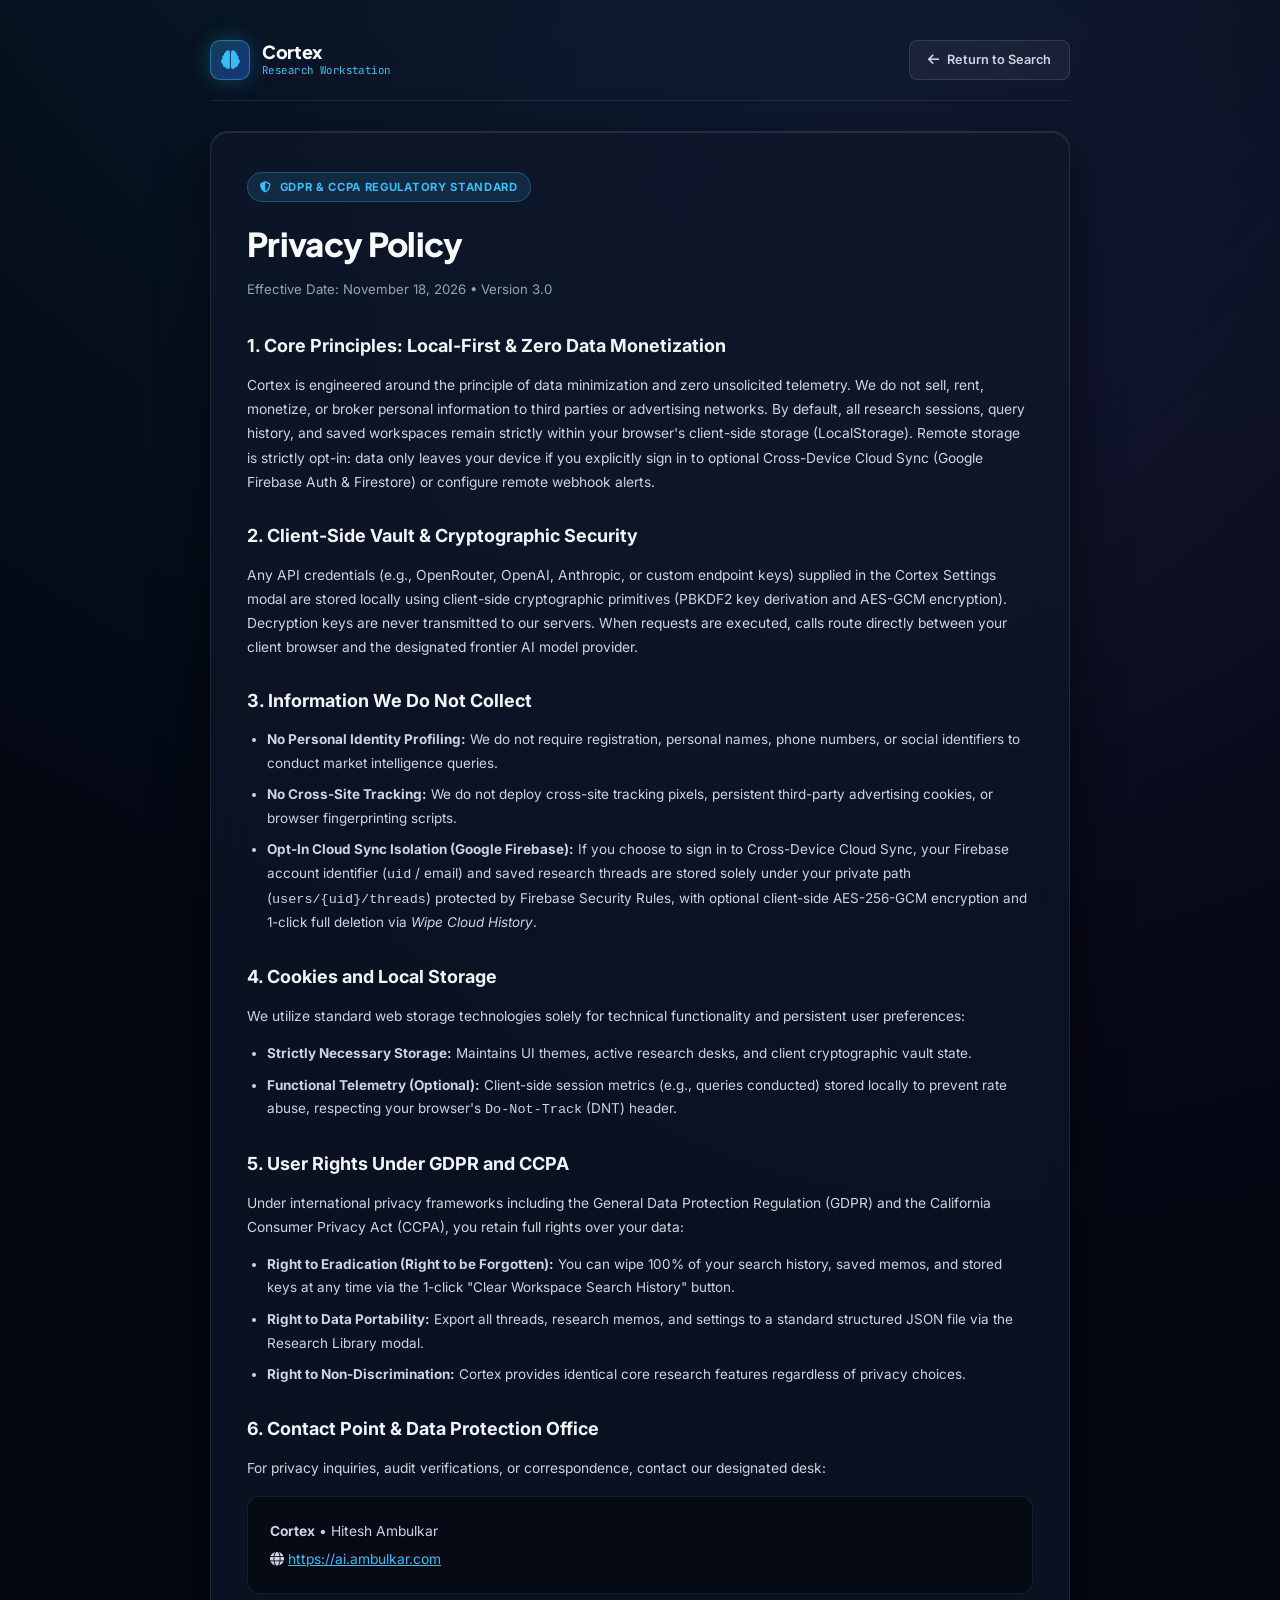
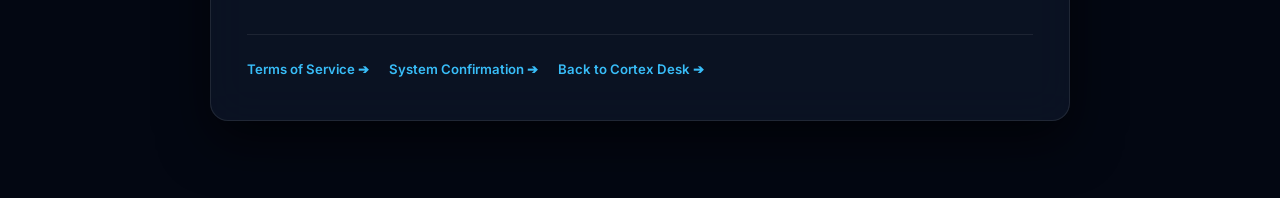
<file: privacy.html>
<!DOCTYPE html>
<html lang="en" class="legal-html">

<head>
    <meta charset="UTF-8">
    <meta name="viewport" content="width=device-width, initial-scale=1.0, viewport-fit=cover">
    <meta name="theme-color" content="#030712">

    <!-- SEO Meta Tags -->
    <title>Privacy Policy | Cortex AI Search</title>
    <meta name="description" content="Cortex AI Search Privacy Policy: Industry-standard GDPR and CCPA compliant data protection, client-side AES-GCM encryption, and zero third-party data broker sales.">
    <link rel="canonical" href="https://ai.ambulkar.com/privacy.html">

    <!-- Favicon Suite -->
    <link rel="icon" type="image/svg+xml" href="favicon.svg">
    <link rel="icon" type="image/png" sizes="32x32" href="favicon-32x32.png">
    <link rel="icon" type="image/png" sizes="16x16" href="favicon-16x16.png">
    <link rel="apple-touch-icon" sizes="180x180" href="apple-touch-icon.png">
    <link rel="manifest" href="manifest.json">

    <!-- Open Graph & Social Cards -->
    <meta property="og:site_name" content="Cortex AI Search">
    <meta property="og:title" content="Privacy Policy | Cortex AI Search">
    <meta property="og:description" content="Read how Cortex protects user privacy with local-first encrypted storage and zero personal data monetization.">
    <meta property="og:image" content="og-image.png">
    <meta property="og:image:width" content="1200">
    <meta property="og:image:height" content="630">
    <meta property="og:type" content="website">
    <meta property="og:url" content="https://ai.ambulkar.com/privacy.html">
    <meta name="twitter:card" content="summary_large_image">
    <meta name="twitter:title" content="Privacy Policy | Cortex AI Search">
    <meta name="twitter:description" content="Read how Cortex protects user privacy with local-first encrypted storage and zero personal data monetization.">
    <meta name="twitter:image" content="og-image.png">

    <!-- Fonts & Icons -->
    <link rel="preconnect" href="https://fonts.googleapis.com">
    <link rel="preconnect" href="https://fonts.gstatic.com" crossorigin>
    <link href="https://fonts.googleapis.com/css2?family=Inter:wght@300;400;500;600;700&family=JetBrains+Mono:wght@400;500&family=Plus+Jakarta+Sans:wght@600;700;800&display=swap" rel="stylesheet">
    <link rel="stylesheet" href="https://cdnjs.cloudflare.com/ajax/libs/font-awesome/6.5.1/css/all.min.css">
    <link rel="stylesheet" href="styles.css?v=2026.09.13.02">
</head>

<body class="legal-page-body">
    <div class="legal-page-wrapper">
        <div class="legal-container">
            <!-- Header -->
            <header class="legal-header">
                <div class="legal-nav-content">
                    <a href="index.html" class="legal-brand">
                        <div class="legal-brand-icon">
                            <i class="fa-solid fa-brain"></i>
                        </div>
                        <div class="legal-brand-text">
                            <span class="legal-brand-title">Cortex</span>
                            <span class="legal-brand-tag">Research Workstation</span>
                        </div>
                    </a>
                    <a href="index.html" class="btn-legal-back">
                        <i class="fa-solid fa-arrow-left"></i> Return to Search
                    </a>
                </div>
            </header>

        <!-- Main Content -->
        <main class="legal-content-card">
            <div class="legal-badge">
                <i class="fa-solid fa-shield-halved text-cyan"></i> GDPR & CCPA Regulatory Standard
            </div>
            <h1 class="legal-title">Privacy Policy</h1>
            <p class="legal-subtitle">Effective Date: November 18, 2026 • Version 3.0</p>

            <section class="legal-section">
                <h2>1. Core Principles: Local-First & Zero Data Monetization</h2>
                <p>Cortex is engineered around the principle of data minimization and zero unsolicited telemetry. We do not sell, rent, monetize, or broker personal information to third parties or advertising networks. By default, all research sessions, query history, and saved workspaces remain strictly within your browser's client-side storage (LocalStorage). Remote storage is strictly opt-in: data only leaves your device if you explicitly sign in to optional Cross-Device Cloud Sync (Google Firebase Auth & Firestore) or configure remote webhook alerts.</p>
            </section>

            <section class="legal-section">
                <h2>2. Client-Side Vault & Cryptographic Security</h2>
                <p>Any API credentials (e.g., OpenRouter, OpenAI, Anthropic, or custom endpoint keys) supplied in the Cortex Settings modal are stored locally using client-side cryptographic primitives (PBKDF2 key derivation and AES-GCM encryption). Decryption keys are never transmitted to our servers. When requests are executed, calls route directly between your client browser and the designated frontier AI model provider.</p>
            </section>

            <section class="legal-section">
                <h2>3. Information We Do Not Collect</h2>
                <ul>
                    <li><strong>No Personal Identity Profiling:</strong> We do not require registration, personal names, phone numbers, or social identifiers to conduct market intelligence queries.</li>
                    <li><strong>No Cross-Site Tracking:</strong> We do not deploy cross-site tracking pixels, persistent third-party advertising cookies, or browser fingerprinting scripts.</li>
                    <li><strong>Opt-In Cloud Sync Isolation (Google Firebase):</strong> If you choose to sign in to Cross-Device Cloud Sync, your Firebase account identifier (<code>uid</code> / email) and saved research threads are stored solely under your private path (<code>users/{uid}/threads</code>) protected by Firebase Security Rules, with optional client-side AES-256-GCM encryption and 1-click full deletion via <em>Wipe Cloud History</em>.</li>
                </ul>
            </section>

            <section class="legal-section">
                <h2>4. Cookies and Local Storage</h2>
                <p>We utilize standard web storage technologies solely for technical functionality and persistent user preferences:</p>
                <ul>
                    <li><strong>Strictly Necessary Storage:</strong> Maintains UI themes, active research desks, and client cryptographic vault state.</li>
                    <li><strong>Functional Telemetry (Optional):</strong> Client-side session metrics (e.g., queries conducted) stored locally to prevent rate abuse, respecting your browser's <code>Do-Not-Track</code> (DNT) header.</li>
                </ul>
            </section>

            <section class="legal-section">
                <h2>5. User Rights Under GDPR and CCPA</h2>
                <p>Under international privacy frameworks including the General Data Protection Regulation (GDPR) and the California Consumer Privacy Act (CCPA), you retain full rights over your data:</p>
                <ul>
                    <li><strong>Right to Eradication (Right to be Forgotten):</strong> You can wipe 100% of your search history, saved memos, and stored keys at any time via the 1-click "Clear Workspace Search History" button.</li>
                    <li><strong>Right to Data Portability:</strong> Export all threads, research memos, and settings to a standard structured JSON file via the Research Library modal.</li>
                    <li><strong>Right to Non-Discrimination:</strong> Cortex provides identical core research features regardless of privacy choices.</li>
                </ul>
            </section>

            <section class="legal-section">
                <h2>6. Contact Point & Data Protection Office</h2>
                <p>For privacy inquiries, audit verifications, or correspondence, contact our designated desk:</p>
                <div class="contact-card">
                    <p><strong>Cortex</strong> • Hitesh Ambulkar</p>
                    <p><i class="fa-solid fa-globe text-cyan"></i> <a href="https://ai.ambulkar.com" style="color: #38bdf8;">https://ai.ambulkar.com</a></p>
                </div>
            </section>

            <div class="legal-footer-nav">
                <a href="terms.html">Terms of Service ➔</a>
                <a href="thank-you.html">System Confirmation ➔</a>
                <a href="index.html">Back to Cortex Desk ➔</a>
            </div>
        </main>
    </div>
    </div>
</body>

</html>
</file>
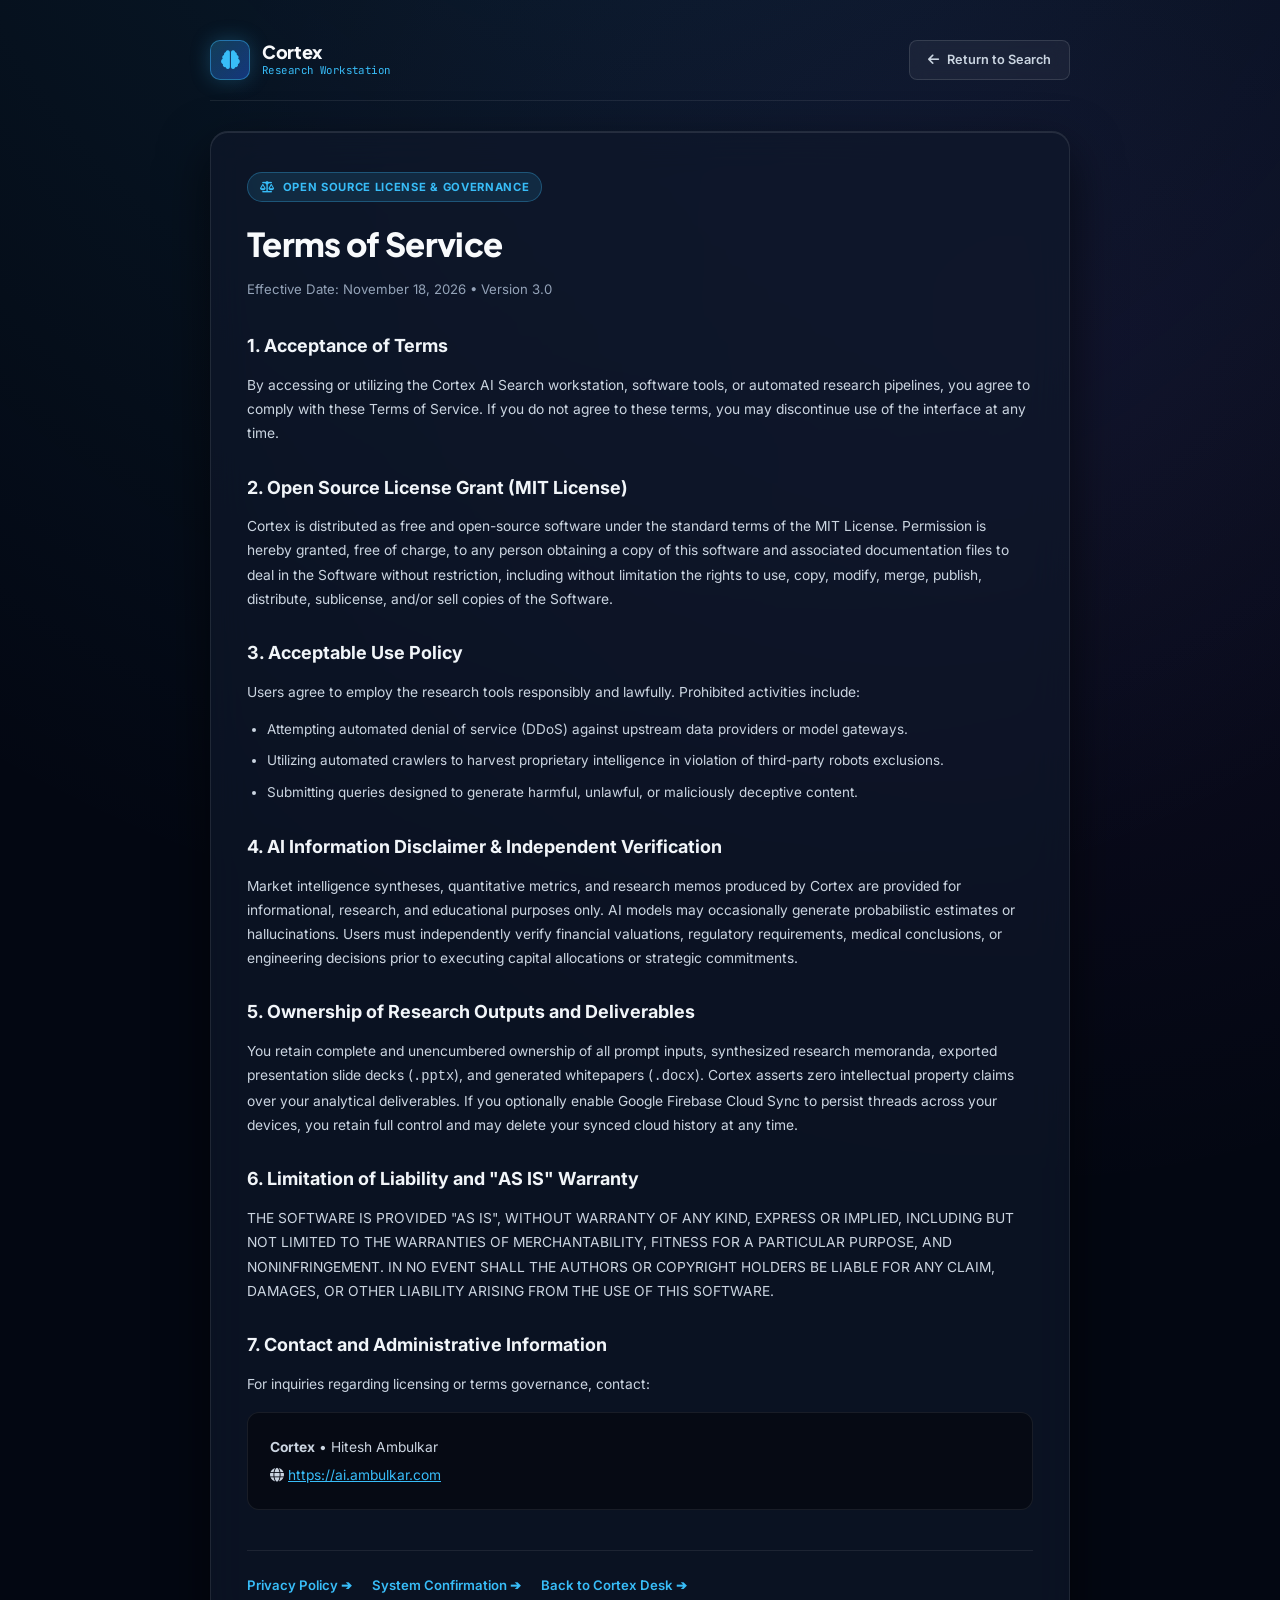
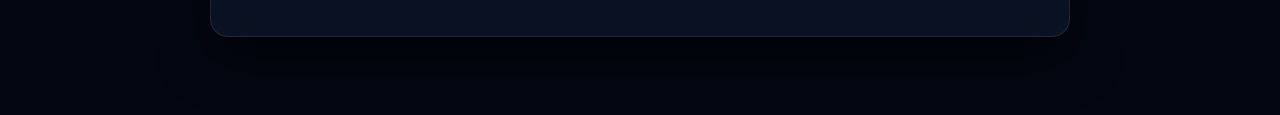
<file: terms.html>
<!DOCTYPE html>
<html lang="en" class="legal-html">

<head>
    <meta charset="UTF-8">
    <meta name="viewport" content="width=device-width, initial-scale=1.0, viewport-fit=cover">
    <meta name="theme-color" content="#030712">

    <!-- SEO Meta Tags -->
    <title>Terms of Service | Cortex AI Search</title>
    <meta name="description" content="Cortex AI Search Terms of Service: Open-source MIT licensing, acceptable use policy, AI research synthesis disclaimers, and user deliverables ownership.">
    <link rel="canonical" href="https://ai.ambulkar.com/terms.html">

    <!-- Favicon Suite -->
    <link rel="icon" type="image/svg+xml" href="favicon.svg">
    <link rel="icon" type="image/png" sizes="32x32" href="favicon-32x32.png">
    <link rel="icon" type="image/png" sizes="16x16" href="favicon-16x16.png">
    <link rel="apple-touch-icon" sizes="180x180" href="apple-touch-icon.png">
    <link rel="manifest" href="manifest.json">

    <!-- Open Graph & Social Cards -->
    <meta property="og:site_name" content="Cortex AI Search">
    <meta property="og:title" content="Terms of Service | Cortex AI Search">
    <meta property="og:description" content="Review terms of use, licensing, open-source conditions, and deliverable ownership for Cortex AI Search.">
    <meta property="og:image" content="og-image.png">
    <meta property="og:image:width" content="1200">
    <meta property="og:image:height" content="630">
    <meta property="og:type" content="website">
    <meta property="og:url" content="https://ai.ambulkar.com/terms.html">
    <meta name="twitter:card" content="summary_large_image">
    <meta name="twitter:title" content="Terms of Service | Cortex AI Search">
    <meta name="twitter:description" content="Review terms of use, licensing, open-source conditions, and deliverable ownership for Cortex AI Search.">
    <meta name="twitter:image" content="og-image.png">

    <!-- Fonts & Icons -->
    <link rel="preconnect" href="https://fonts.googleapis.com">
    <link rel="preconnect" href="https://fonts.gstatic.com" crossorigin>
    <link href="https://fonts.googleapis.com/css2?family=Inter:wght@300;400;500;600;700&family=JetBrains+Mono:wght@400;500&family=Plus+Jakarta+Sans:wght@600;700;800&display=swap" rel="stylesheet">
    <link rel="stylesheet" href="https://cdnjs.cloudflare.com/ajax/libs/font-awesome/6.5.1/css/all.min.css">
    <link rel="stylesheet" href="styles.css?v=2026.09.13.02">
</head>

<body class="legal-page-body">
    <div class="legal-page-wrapper">
        <div class="legal-container">
            <!-- Header -->
            <header class="legal-header">
                <div class="legal-nav-content">
                    <a href="index.html" class="legal-brand">
                        <div class="legal-brand-icon">
                            <i class="fa-solid fa-brain"></i>
                        </div>
                        <div class="legal-brand-text">
                            <span class="legal-brand-title">Cortex</span>
                            <span class="legal-brand-tag">Research Workstation</span>
                        </div>
                    </a>
                    <a href="index.html" class="btn-legal-back">
                        <i class="fa-solid fa-arrow-left"></i> Return to Search
                    </a>
                </div>
            </header>

        <!-- Main Content -->
        <main class="legal-content-card">
            <div class="legal-badge">
                <i class="fa-solid fa-scale-balanced text-cyan"></i> Open Source License & Governance
            </div>
            <h1 class="legal-title">Terms of Service</h1>
            <p class="legal-subtitle">Effective Date: November 18, 2026 • Version 3.0</p>

            <section class="legal-section">
                <h2>1. Acceptance of Terms</h2>
                <p>By accessing or utilizing the Cortex AI Search workstation, software tools, or automated research pipelines, you agree to comply with these Terms of Service. If you do not agree to these terms, you may discontinue use of the interface at any time.</p>
            </section>

            <section class="legal-section">
                <h2>2. Open Source License Grant (MIT License)</h2>
                <p>Cortex is distributed as free and open-source software under the standard terms of the MIT License. Permission is hereby granted, free of charge, to any person obtaining a copy of this software and associated documentation files to deal in the Software without restriction, including without limitation the rights to use, copy, modify, merge, publish, distribute, sublicense, and/or sell copies of the Software.</p>
            </section>

            <section class="legal-section">
                <h2>3. Acceptable Use Policy</h2>
                <p>Users agree to employ the research tools responsibly and lawfully. Prohibited activities include:</p>
                <ul>
                    <li>Attempting automated denial of service (DDoS) against upstream data providers or model gateways.</li>
                    <li>Utilizing automated crawlers to harvest proprietary intelligence in violation of third-party robots exclusions.</li>
                    <li>Submitting queries designed to generate harmful, unlawful, or maliciously deceptive content.</li>
                </ul>
            </section>

            <section class="legal-section">
                <h2>4. AI Information Disclaimer & Independent Verification</h2>
                <p>Market intelligence syntheses, quantitative metrics, and research memos produced by Cortex are provided for informational, research, and educational purposes only. AI models may occasionally generate probabilistic estimates or hallucinations. Users must independently verify financial valuations, regulatory requirements, medical conclusions, or engineering decisions prior to executing capital allocations or strategic commitments.</p>
            </section>

            <section class="legal-section">
                <h2>5. Ownership of Research Outputs and Deliverables</h2>
                <p>You retain complete and unencumbered ownership of all prompt inputs, synthesized research memoranda, exported presentation slide decks (<code>.pptx</code>), and generated whitepapers (<code>.docx</code>). Cortex asserts zero intellectual property claims over your analytical deliverables. If you optionally enable Google Firebase Cloud Sync to persist threads across your devices, you retain full control and may delete your synced cloud history at any time.</p>
            </section>

            <section class="legal-section">
                <h2>6. Limitation of Liability and "AS IS" Warranty</h2>
                <p>THE SOFTWARE IS PROVIDED "AS IS", WITHOUT WARRANTY OF ANY KIND, EXPRESS OR IMPLIED, INCLUDING BUT NOT LIMITED TO THE WARRANTIES OF MERCHANTABILITY, FITNESS FOR A PARTICULAR PURPOSE, AND NONINFRINGEMENT. IN NO EVENT SHALL THE AUTHORS OR COPYRIGHT HOLDERS BE LIABLE FOR ANY CLAIM, DAMAGES, OR OTHER LIABILITY ARISING FROM THE USE OF THIS SOFTWARE.</p>
            </section>

            <section class="legal-section">
                <h2>7. Contact and Administrative Information</h2>
                <p>For inquiries regarding licensing or terms governance, contact:</p>
                <div class="contact-card">
                    <p><strong>Cortex</strong> • Hitesh Ambulkar</p>
                    <p><i class="fa-solid fa-globe text-cyan"></i> <a href="https://ai.ambulkar.com" style="color: #38bdf8;">https://ai.ambulkar.com</a></p>
                </div>
            </section>

            <div class="legal-footer-nav">
                <a href="privacy.html">Privacy Policy ➔</a>
                <a href="thank-you.html">System Confirmation ➔</a>
                <a href="index.html">Back to Cortex Desk ➔</a>
            </div>
        </main>
    </div>
    </div>
</body>

</html>
</file>
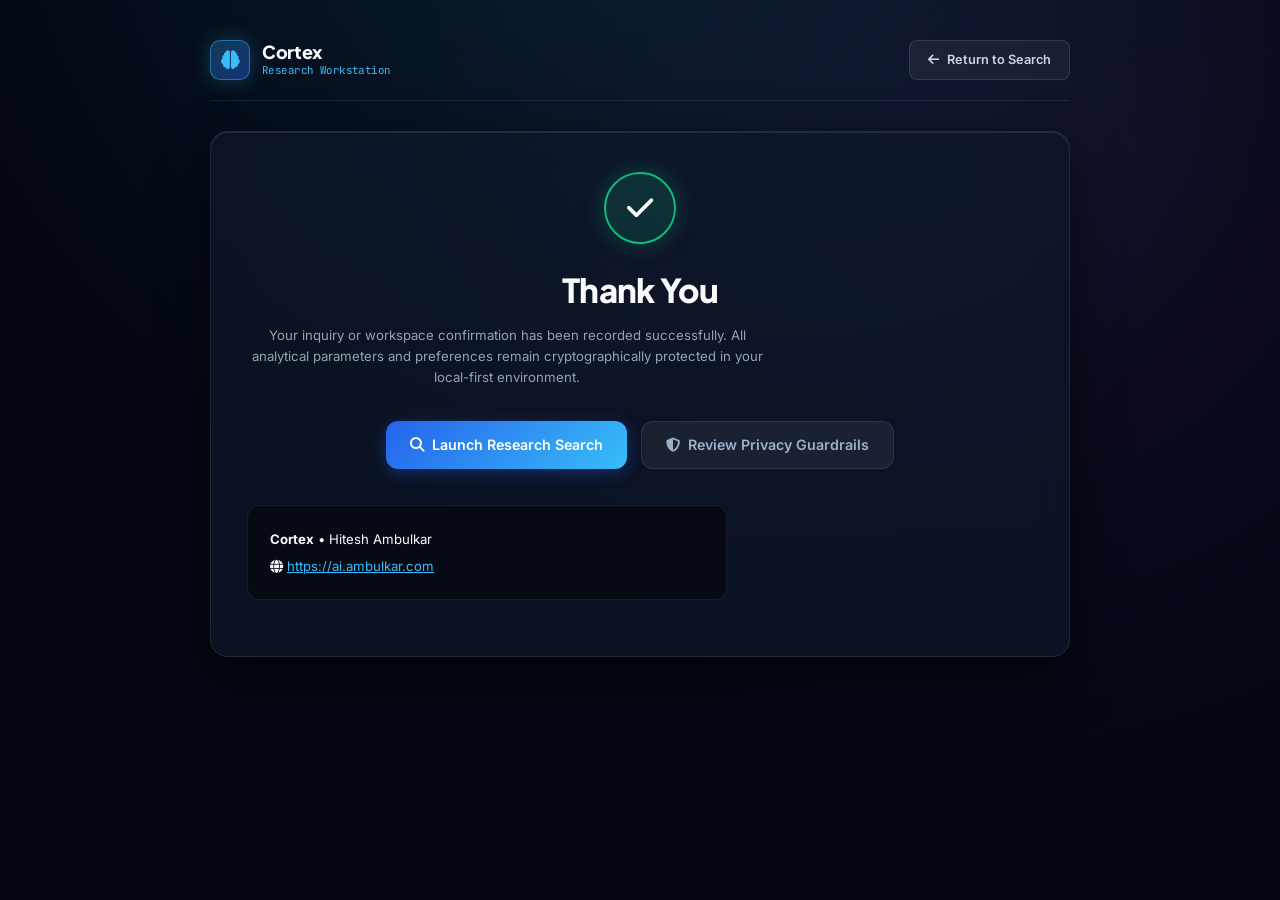
<file: thank-you.html>
<!DOCTYPE html>
<html lang="en" class="legal-html">

<head>
    <meta charset="UTF-8">
    <meta name="viewport" content="width=device-width, initial-scale=1.0, viewport-fit=cover">
    <meta name="theme-color" content="#030712">

    <!-- SEO Meta Tags -->
    <title>Thank You | Cortex AI Search</title>
    <meta name="description" content="Thank you for using Cortex AI Search. Confirmation and acknowledgment for your inquiry or workspace action.">
    <link rel="canonical" href="https://ai.ambulkar.com/thank-you.html">

    <!-- Favicon Suite -->
    <link rel="icon" type="image/svg+xml" href="favicon.svg">
    <link rel="icon" type="image/png" sizes="32x32" href="favicon-32x32.png">
    <link rel="icon" type="image/png" sizes="16x16" href="favicon-16x16.png">
    <link rel="apple-touch-icon" sizes="180x180" href="apple-touch-icon.png">
    <link rel="manifest" href="manifest.json">

    <!-- Open Graph & Social Cards -->
    <meta property="og:site_name" content="Cortex AI Search">
    <meta property="og:title" content="Thank You | Cortex AI Search">
    <meta property="og:description" content="Thank you for using Cortex AI Search.">
    <meta property="og:image" content="og-image.png">
    <meta property="og:image:width" content="1200">
    <meta property="og:image:height" content="630">
    <meta property="og:type" content="website">
    <meta property="og:url" content="https://ai.ambulkar.com/thank-you.html">
    <meta name="twitter:card" content="summary_large_image">
    <meta name="twitter:title" content="Thank You | Cortex AI Search">
    <meta name="twitter:description" content="Thank you for using Cortex AI Search.">
    <meta name="twitter:image" content="og-image.png">

    <!-- Fonts & Icons -->
    <link rel="preconnect" href="https://fonts.googleapis.com">
    <link rel="preconnect" href="https://fonts.gstatic.com" crossorigin>
    <link href="https://fonts.googleapis.com/css2?family=Inter:wght@300;400;500;600;700&family=JetBrains+Mono:wght@400;500&family=Plus+Jakarta+Sans:wght@600;700;800&display=swap" rel="stylesheet">
    <link rel="stylesheet" href="https://cdnjs.cloudflare.com/ajax/libs/font-awesome/6.5.1/css/all.min.css">
    <link rel="stylesheet" href="styles.css?v=2026.09.13.02">
</head>

<body class="legal-page-body">
    <div class="legal-page-wrapper">
        <div class="legal-container">
            <!-- Header -->
            <header class="legal-header">
                <div class="legal-nav-content">
                    <a href="index.html" class="legal-brand">
                        <div class="legal-brand-icon">
                            <i class="fa-solid fa-brain"></i>
                        </div>
                        <div class="legal-brand-text">
                            <span class="legal-brand-title">Cortex</span>
                            <span class="legal-brand-tag">Research Workstation</span>
                        </div>
                    </a>
                    <a href="index.html" class="btn-legal-back">
                        <i class="fa-solid fa-arrow-left"></i> Return to Search
                    </a>
                </div>
            </header>

        <!-- Main Content Card -->
        <main class="legal-content-card" style="text-align: center; padding: 48px 24px;">
            <div style="width: 72px; height: 72px; border-radius: 50%; background: rgba(16, 185, 129, 0.15); border: 2px solid #10b981; display: inline-flex; align-items: center; justify-content: center; margin-bottom: 20px; box-shadow: 0 0 25px rgba(16, 185, 129, 0.3);">
                <i class="fa-solid fa-check text-emerald" style="font-size: 2rem;"></i>
            </div>
            
            <h1 class="legal-title" style="margin-bottom: 12px;">Thank You</h1>
            <p class="legal-subtitle" style="max-width: 520px; margin: 0 auto 28px auto; font-size: 1rem; line-height: 1.6;">
                Your inquiry or workspace confirmation has been recorded successfully. All analytical parameters and preferences remain cryptographically protected in your local-first environment.
            </p>

            <div style="display: flex; gap: 14px; justify-content: center; flex-wrap: wrap; margin-bottom: 36px;">
                <a href="index.html" class="btn-primary" style="text-decoration: none; display: inline-flex; align-items: center; gap: 8px; padding: 12px 24px; font-size: 0.95rem;">
                    <i class="fa-solid fa-magnifying-glass"></i> Launch Research Search
                </a>
                <a href="privacy.html" class="btn-secondary" style="text-decoration: none; display: inline-flex; align-items: center; gap: 8px; padding: 12px 24px; font-size: 0.95rem;">
                    <i class="fa-solid fa-shield-halved"></i> Review Privacy Guardrails
                </a>
            </div>

            <div class="contact-card" style="max-width: 480px; margin: 0 auto; text-align: left;">
                <p><strong>Cortex</strong> • Hitesh Ambulkar</p>
                <p><i class="fa-solid fa-globe text-cyan"></i> <a href="https://ai.ambulkar.com" style="color: #38bdf8;">https://ai.ambulkar.com</a></p>
            </div>
        </main>
    </div>
    </div>
</body>

</html>
</file>
<file: styles.css>
/* ==========================================================================
   CORTEX 2026 DESIGN SYSTEM & MASTER STYLESHEET
   Inspired by: Refero Design, Recent.design, Inspora, Best Designs on X
   Aesthetics: Deep Space OLED Void, Specular Glassmorphism 2.0, Electric Cyan
   ========================================================================== */
:root {
    /* Welcoming, Clean Velvet Slate & Obsidian Dark Palette */
    --bg-void: #0a0e17;
    --bg-surface: #0f1523;
    --bg-surface-elevated: #151d30;
    --bg-glass: rgba(15, 23, 42, 0.78);
    --bg-glass-heavy: rgba(11, 16, 26, 0.94);
    --bg-glass-card: rgba(255, 255, 255, 0.045);
    --bg-glass-hover: rgba(255, 255, 255, 0.08);
    --bg-glass-active: rgba(56, 189, 248, 0.14);

    /* Electric Accents & Radiant Glows */
    --accent-cyan: #38bdf8;
    --accent-cyan-light: #7dd3fc;
    --accent-cyan-glow: rgba(56, 189, 248, 0.28);
    --accent-blue: #3b82f6;
    --accent-blue-glow: rgba(59, 130, 246, 0.28);
    --accent-teal: #2dd4bf;
    --accent-teal-glow: rgba(45, 212, 191, 0.28);
    --accent-emerald: #10b981;
    --accent-emerald-glow: rgba(16, 185, 129, 0.28);
    --accent-amethyst: #a855f7;
    --accent-amethyst-glow: rgba(168, 85, 247, 0.28);
    --accent-amber: #f59e0b;
    --accent-amber-glow: rgba(245, 158, 11, 0.28);
    --accent-rose: #fb7185;

    /* Gradients - Welcoming, Luminous & Friendly */
    --gradient-hero-title: linear-gradient(135deg, #ffffff 30%, #e2e8f0 60%, #7dd3fc 100%);
    --gradient-brand: linear-gradient(135deg, #2563eb 0%, #00f2fe 100%);
    --gradient-card-border: linear-gradient(135deg, rgba(255, 255, 255, 0.15) 0%, rgba(255, 255, 255, 0.04) 100%);
    --gradient-pro-badge: linear-gradient(135deg, rgba(245, 158, 11, 0.2) 0%, rgba(245, 158, 11, 0.05) 100%);
    --gradient-ambient-mesh: radial-gradient(circle at 50% -10%, rgba(56, 189, 248, 0.12) 0%, rgba(99, 102, 241, 0.05) 45%, transparent 80%);

    /* Typography */
    --font-heading: 'Plus Jakarta Sans', -apple-system, BlinkMacSystemFont, 'Segoe UI', Roboto, sans-serif;
    --font-body: 'Inter', -apple-system, BlinkMacSystemFont, 'Segoe UI', Roboto, sans-serif;
    --font-mono: 'JetBrains Mono', monospace;

    /* Text Colors - High Readability & Clean Welcoming Contrast */
    --text-primary: #f8fafc;
    --text-secondary: #9cb0c9;
    --text-muted: #72849c;
    --text-dim: #54647a;

    /* Glassmorphism 2.0 Borders & Specular Highlights */
    --border-glass: rgba(255, 255, 255, 0.09);
    --border-glass-subtle: rgba(255, 255, 255, 0.06);
    --border-highlight: rgba(255, 255, 255, 0.18);
    --border-cyan-glow: rgba(56, 189, 248, 0.45);

    /* Shadows & Specular Inner Glows */
    --shadow-specular: inset 0 1px 0 rgba(255, 255, 255, 0.12);
    --shadow-dock: 0 20px 60px -15px rgba(0, 0, 0, 0.8), 0 0 35px rgba(56, 189, 248, 0.12), inset 0 1px 0 rgba(255, 255, 255, 0.14);
    --shadow-modal: 0 25px 70px -10px rgba(0, 0, 0, 0.85), 0 0 40px rgba(56, 189, 248, 0.16);
    --shadow-card: 0 12px 32px -8px rgba(0, 0, 0, 0.5), inset 0 1px 0 rgba(255, 255, 255, 0.08);

    /* Radii & Physics (rem-based: identical to 8/12/18/24px at the 15px base, scales on large monitors) */
    --radius-sm: 0.5333rem;
    --radius-md: 0.8rem;
    --radius-lg: 1.2rem;
    --radius-xl: 1.6rem;
    --radius-full: 9999px;
    --transition: all 0.22s cubic-bezier(0.16, 1, 0.3, 1);
    --transition-slow: all 0.35s cubic-bezier(0.16, 1, 0.3, 1);

    /* Layout Geometry Tokens (rem-based: 860px / 820px / 270px at the 15px base,
       scale proportionally with the fluid root font on 1080p, 1440p, ultrawide and 4K) */
    --content-max-width: 57.333rem;
    --hero-max-width: 54.667rem;
    --sidebar-width: 18rem;
}

/* Reset & Global Canvas */
* {
    margin: 0;
    padding: 0;
    box-sizing: border-box;
    -webkit-font-smoothing: antialiased;
    -moz-osx-font-smoothing: grayscale;
}

html, body {
    background-color: var(--bg-void);
    color: var(--text-primary);
    font-family: var(--font-body);
    font-size: 15px;
    line-height: 1.6;
    overflow: hidden;
    position: fixed;
    top: 0;
    left: 0;
    right: 0;
    bottom: 0;
    width: 100%;
    height: 100%;
    height: 100dvh;
    margin: 0;
    padding: 0;
    -webkit-tap-highlight-color: transparent;
}

/* FLUID ROOT TYPE SCALE
   15px on phones, tablets and laptops up to 1366x768 (design baseline),
   then grows with the viewport: ~17.8px @1920x1080, ~21px @2560x1440, capped at 26px on 4K.
   The vh term keeps short-but-wide windows (ultrawide / docked browsers) from overflowing vertically.
   Every rem-based size in the design system scales proportionally from this single value. */
html {
    font-size: clamp(15px, calc(min(0.5vw, 1.05vh) + 8.15px), 26px);
}

body {
    font-size: 1rem;
}

/* Modern Scrollbars */
::-webkit-scrollbar {
    width: 6px;
    height: 6px;
}
::-webkit-scrollbar-track {
    background: transparent;
}
::-webkit-scrollbar-thumb {
    background: rgba(255, 255, 255, 0.14);
    border-radius: 10px;
}
::-webkit-scrollbar-thumb:hover {
    background: rgba(255, 255, 255, 0.28);
}

/* ==========================================================================
   APPLICATION MASTER LAYOUT
   ========================================================================== */
.app-container {
    display: flex;
    width: 100vw;
    width: 100%;
    height: 100vh;
    height: 100dvh;
    background: var(--bg-void);
    background-image: var(--gradient-ambient-mesh);
    position: relative;
    overflow: hidden;
}

/* Ambient Radial Glow Elements (Subtle Refero Aesthetic) */
.ambient-glow-1 {
    position: absolute;
    top: -120px;
    left: 20%;
    width: 650px;
    height: 650px;
    background: radial-gradient(circle, rgba(56, 189, 248, 0.11) 0%, rgba(37, 99, 235, 0.05) 45%, transparent 70%);
    pointer-events: none;
    z-index: 0;
    filter: blur(70px);
}

.ambient-glow-2 {
    position: absolute;
    bottom: -120px;
    right: 15%;
    width: 600px;
    height: 600px;
    background: radial-gradient(circle, rgba(168, 85, 247, 0.09) 0%, rgba(99, 102, 241, 0.04) 45%, transparent 70%);
    pointer-events: none;
    z-index: 0;
    filter: blur(70px);
}

/* ==========================================================================
   SIDEBAR COMPONENT
   ========================================================================== */
.sidebar {
    width: var(--sidebar-width, 270px);
    background: var(--bg-glass-heavy);
    backdrop-filter: blur(20px);
    -webkit-backdrop-filter: blur(20px);
    border-right: 1px solid var(--border-glass);
    display: flex;
    flex-direction: column;
    height: 100vh;
    max-height: 100vh;
    overflow: hidden;
    z-index: 50;
    transition: var(--transition);
    position: relative;
    flex-shrink: 0;
}

.sidebar-overlay {
    display: none;
    position: fixed;
    inset: 0;
    background: rgba(0, 0, 0, 0.7);
    backdrop-filter: blur(8px);
    -webkit-backdrop-filter: blur(8px);
    z-index: 45;
}

.sidebar .brand {
    display: flex;
    align-items: center;
    gap: 12px;
    padding: 18px 20px;
    border-bottom: 1px solid var(--border-glass-subtle);
}

.sidebar .brand-icon {
    width: 36px;
    height: 36px;
    border-radius: 10px;
    background: linear-gradient(135deg, rgba(56, 189, 248, 0.2), rgba(37, 99, 235, 0.4));
    border: 1px solid rgba(56, 189, 248, 0.4);
    display: flex;
    align-items: center;
    justify-content: center;
    color: var(--accent-cyan);
    font-size: 1.1rem;
    box-shadow: 0 0 16px rgba(56, 189, 248, 0.2);
}

.sidebar .brand-text h1 {
    font-family: var(--font-heading);
    font-size: 1.15rem;
    font-weight: 700;
    color: #fff;
    letter-spacing: -0.3px;
    line-height: 1.2;
}

.sidebar .brand-tag {
    font-size: 0.7rem;
    color: var(--text-muted);
    font-family: var(--font-mono);
}

.btn-mobile-close {
    display: none;
    margin-left: auto;
    background: none;
    border: none;
    color: var(--text-secondary);
    font-size: 1.2rem;
    cursor: pointer;
    padding: 6px;
}

.btn-new-thread {
    margin: 10px 14px 6px 14px;
    background: linear-gradient(135deg, rgba(56, 189, 248, 0.12), rgba(37, 99, 235, 0.08));
    border: 1px solid rgba(56, 189, 248, 0.28);
    color: #ffffff;
    padding: 9px 12px;
    border-radius: var(--radius-md);
    font-size: 0.85rem;
    font-weight: 600;
    display: flex;
    align-items: center;
    gap: 9px;
    cursor: pointer;
    transition: var(--transition);
    box-shadow: 0 2px 10px rgba(0, 0, 0, 0.2);
}

.btn-new-thread:hover {
    background: linear-gradient(135deg, rgba(56, 189, 248, 0.22), rgba(37, 99, 235, 0.18));
    border-color: rgba(56, 189, 248, 0.5);
    color: #fff;
    transform: translateY(-1px);
    box-shadow: 0 4px 16px rgba(56, 189, 248, 0.25);
}

.sidebar-kbd-hint {
    margin-left: auto;
    font-size: 0.65rem;
    color: #94a3b8;
    background: rgba(255, 255, 255, 0.08);
    padding: 2px 6px;
    border-radius: 4px;
    font-family: var(--font-mono);
}

.sidebar-focus-section {
    display: flex;
    flex-direction: column;
    padding-bottom: 4px;
}

.sidebar-section-title {
    font-size: 0.68rem;
    font-weight: 700;
    text-transform: uppercase;
    letter-spacing: 0.08em;
    color: var(--text-muted);
    padding: 8px 16px 4px 16px;
}

.focus-nav {
    display: flex;
    flex-direction: column;
    gap: 2px;
    padding: 0 10px;
}

.focus-nav-item {
    display: flex;
    align-items: center;
    gap: 9px;
    padding: 6px 10px;
    border-radius: var(--radius-sm);
    color: var(--text-secondary);
    font-size: 0.80rem;
    font-weight: 500;
    cursor: pointer;
    transition: var(--transition);
}

.focus-nav-item i {
    width: 16px;
    text-align: center;
    font-size: 0.82rem;
}

.focus-nav-item:hover {
    background: var(--bg-glass-hover);
    color: var(--text-primary);
}

.focus-nav-item.active {
    background: rgba(56, 189, 248, 0.12);
    color: var(--accent-cyan);
    font-weight: 600;
    border: 1px solid rgba(56, 189, 248, 0.25);
}

.sidebar-section-header {
    display: flex;
    align-items: center;
    justify-content: space-between;
    padding: 10px 16px 4px 16px;
}

.thread-count-badge {
    font-size: 0.68rem;
    color: #94a3b8;
    background: rgba(255, 255, 255, 0.06);
    padding: 2px 6px;
    border-radius: 10px;
}

.thread-history-list {
    flex: 1 1 0;
    min-height: 0;
    max-height: none;
    overflow-y: auto;
    padding: 4px 10px;
    display: flex;
    flex-direction: column;
    gap: 3px;
}

.thread-item {
    display: flex;
    align-items: center;
    justify-content: space-between;
    padding: 7px 10px;
    border-radius: var(--radius-sm);
    color: var(--text-secondary);
    font-size: 0.80rem;
    cursor: pointer;
    transition: var(--transition);
}

.thread-item:hover {
    background: var(--bg-glass-hover);
    color: var(--text-primary);
}

.thread-item.active {
    background: rgba(255, 255, 255, 0.07);
    color: #fff;
    font-weight: 600;
    border-left: 2px solid var(--accent-cyan);
}

.thread-del-btn {
    background: none;
    border: none;
    color: var(--text-dim);
    cursor: pointer;
    padding: 2px 4px;
    font-size: 0.72rem;
    opacity: 0;
    transition: var(--transition);
}

.thread-item:hover .thread-del-btn {
    opacity: 1;
}

.thread-del-btn:hover {
    color: var(--accent-rose);
}

.sidebar-footer {
    flex-shrink: 0;
    margin-top: auto;
    padding: 10px 12px;
    border-top: 1px solid var(--border-glass-subtle);
    display: flex;
    flex-direction: column;
    gap: 8px;
    background: rgba(3, 7, 18, 0.4);
}

.btn-sidebar-digest {
    width: 100%;
    background: linear-gradient(135deg, rgba(245, 158, 11, 0.12), rgba(245, 158, 11, 0.04));
    border: 1px solid rgba(245, 158, 11, 0.25);
    color: #fbbf24;
    padding: 8px 12px;
    border-radius: var(--radius-sm);
    font-size: 0.8rem;
    font-weight: 600;
    display: flex;
    align-items: center;
    gap: 8px;
    cursor: pointer;
    transition: var(--transition);
}

.btn-sidebar-digest:hover {
    background: rgba(245, 158, 11, 0.22);
    border-color: rgba(245, 158, 11, 0.45);
}

.sidebar-icon-bar {
    display: flex;
    align-items: center;
    justify-content: space-between;
    padding-top: 4px;
}

.btn-icon-footer {
    background: none;
    border: none;
    color: var(--text-secondary);
    font-size: 0.95rem;
    padding: 8px;
    border-radius: var(--radius-sm);
    cursor: pointer;
    transition: var(--transition);
}

.btn-icon-footer:hover {
    color: #fff;
    background: var(--bg-glass-hover);
}

/* ==========================================================================
   MAIN CONTENT & TOP HEADER
   ========================================================================== */
.main-content {
    flex: 1;
    display: flex;
    flex-direction: column;
    height: 100vh;
    position: relative;
    overflow: hidden;
    z-index: 10;
}

.top-header {
    height: 54px;
    padding: 0 24px;
    display: flex;
    align-items: center;
    justify-content: space-between;
    border-bottom: 1px solid var(--border-glass);
    background: rgba(3, 7, 18, 0.65);
    backdrop-filter: blur(20px);
    -webkit-backdrop-filter: blur(20px);
    z-index: 40;
    gap: 16px;
    transition: padding 0.2s ease, height 0.2s ease;
}

.btn-mobile-toggle {
    display: none;
    background: none;
    border: none;
    color: var(--text-primary);
    font-size: 1.1rem;
    cursor: pointer;
    padding: 6px;
}

.mobile-brand-title {
    display: none;
    font-family: var(--font-heading);
    font-size: 0.95rem;
    font-weight: 700;
    color: #fff;
}

.desktop-header-content {
    display: flex;
    align-items: center;
    justify-content: flex-start;
    flex: 1;
    min-width: 0;
    gap: 8px;
    overflow: hidden;
    position: relative;
    mask-image: linear-gradient(to right, transparent 0, black 16px, black calc(100% - 16px), transparent 100%);
    -webkit-mask-image: linear-gradient(to right, transparent 0, black 16px, black calc(100% - 16px), transparent 100%);
}

.header-desk-indicator {
    display: inline-flex;
    align-items: center;
    gap: 7px;
    padding: 5px 12px;
    border-radius: var(--radius-full);
    background: rgba(56, 189, 248, 0.08);
    border: 1px solid rgba(56, 189, 248, 0.22);
    font-size: 0.74rem;
    font-weight: 600;
    color: #38bdf8;
    white-space: nowrap;
    flex-shrink: 0;
    letter-spacing: 0.02em;
    user-select: none;
    box-shadow: 0 2px 8px rgba(0, 0, 0, 0.25);
}

.desk-indicator-dot {
    width: 6px;
    height: 6px;
    background: #38bdf8;
    border-radius: 50%;
    box-shadow: 0 0 8px #38bdf8;
    animation: pulseDot 2s infinite ease-in-out;
}

.header-ticker-group {
    display: flex;
    align-items: center;
    gap: 8px;
    flex-wrap: nowrap;
    width: 100%;
    overflow-x: auto;
    overflow-y: hidden;
    scrollbar-width: none;
    -ms-overflow-style: none;
    padding: 3px 14px;
    cursor: grab;
    user-select: none;
    scroll-behavior: auto;
    -webkit-overflow-scrolling: touch;
}

.header-ticker-group:active {
    cursor: grabbing;
}

.header-ticker-group::-webkit-scrollbar {
    display: none;
}

.ticker-pill {
    background: linear-gradient(135deg, rgba(255, 255, 255, 0.04) 0%, rgba(255, 255, 255, 0.015) 100%);
    border: 1px solid rgba(255, 255, 255, 0.09);
    padding: 5px 12px;
    border-radius: var(--radius-full);
    font-size: 0.74rem;
    display: inline-flex;
    align-items: center;
    gap: 7px;
    cursor: pointer;
    white-space: nowrap;
    flex-shrink: 0;
    transition: all 0.2s cubic-bezier(0.16, 1, 0.3, 1);
    color: var(--text-secondary);
    box-shadow: 0 2px 8px rgba(0, 0, 0, 0.25);
}

.ticker-pill:hover {
    background: linear-gradient(135deg, rgba(255, 255, 255, 0.08) 0%, rgba(255, 255, 255, 0.03) 100%);
    border-color: rgba(56, 189, 248, 0.4);
    color: #fff;
    transform: translateY(-1px);
    box-shadow: 0 4px 14px rgba(56, 189, 248, 0.15);
}

.ticker-symbol {
    font-weight: 700;
    color: var(--text-primary);
    font-family: var(--font-heading);
}

.ticker-val.up {
    color: #34d399;
    font-weight: 600;
}

.ticker-val.down {
    color: #f87171;
    font-weight: 600;
}

.ticker-val.neutral {
    color: var(--accent-cyan);
    font-weight: 600;
}

.header-auth-container {
    display: flex;
    align-items: center;
    gap: 10px;
    margin-left: auto;
    flex-shrink: 0;
}

.header-auth-badge {
    cursor: pointer;
    font-size: 0.76rem;
    font-weight: 600;
    padding: 4px 10px;
    border-radius: var(--radius-full);
    transition: var(--transition);
    user-select: none;
    display: inline-flex;
    align-items: center;
    white-space: nowrap;
}

.auth-tier-free,
.auth-tier-pro {
    background: transparent !important;
    border: none !important;
    padding: 0 !important;
    box-shadow: none !important;
    display: inline-flex;
    align-items: center;
    gap: 6px;
    font-size: inherit;
    color: inherit;
}

.header-auth-container {
    display: flex;
    align-items: center;
    gap: 10px;
}

/* LIVE HEADER CLOCK COUNTER */
.header-live-clock {
    display: inline-flex;
    align-items: center;
    gap: 8px;
    background: linear-gradient(135deg, rgba(255, 255, 255, 0.04) 0%, rgba(255, 255, 255, 0.015) 100%);
    border: 1px solid rgba(255, 255, 255, 0.09);
    padding: 5px 12px;
    border-radius: var(--radius-full);
    font-size: 0.74rem;
    color: var(--text-secondary);
    user-select: none;
    cursor: pointer;
    transition: all 0.2s cubic-bezier(0.16, 1, 0.3, 1);
    white-space: nowrap;
    box-shadow: 0 2px 8px rgba(0, 0, 0, 0.25);
}

.header-live-clock.is-syncing {
    border-color: rgba(52, 211, 153, 0.55);
    background: rgba(52, 211, 153, 0.1);
}

.header-live-clock.is-syncing .live-clock-dot {
    background: #34d399;
    box-shadow: 0 0 12px #34d399;
}

.header-live-clock:hover {
    background: rgba(56, 189, 248, 0.08);
    border-color: rgba(56, 189, 248, 0.4);
    color: #ffffff;
    box-shadow: 0 4px 14px rgba(56, 189, 248, 0.15);
}

.live-clock-dot {
    width: 6px;
    height: 6px;
    background: var(--accent-cyan);
    border-radius: 50%;
    box-shadow: 0 0 8px var(--accent-cyan);
    animation: pulseDot 2s infinite ease-in-out;
}

.clock-time-mono {
    font-family: var(--font-mono);
    font-weight: 600;
    color: #38bdf8;
    letter-spacing: 0.2px;
}

.btn-header-auth {
    background: rgba(56, 189, 248, 0.08);
    border: 1px solid rgba(56, 189, 248, 0.28);
    color: var(--accent-cyan);
    padding: 6px 14px;
    border-radius: var(--radius-full);
    font-size: 0.8rem;
    font-weight: 600;
    cursor: pointer;
    display: inline-flex;
    align-items: center;
    gap: 6px;
    transition: var(--transition);
    box-shadow: var(--shadow-specular);
}

.btn-header-auth:hover {
    background: rgba(56, 189, 248, 0.15);
    border-color: rgba(56, 189, 248, 0.5);
    transform: translateY(-1px);
}

.btn-header-auth.logged-in {
    background: rgba(245, 158, 11, 0.12);
    border: 1px solid rgba(245, 158, 11, 0.4);
    color: #fbbf24;
    box-shadow: 0 0 14px rgba(245, 158, 11, 0.18);
}

.btn-header-auth.logged-in:hover {
    background: rgba(245, 158, 11, 0.2);
    border-color: rgba(245, 158, 11, 0.6);
    box-shadow: 0 0 20px rgba(245, 158, 11, 0.3);
}

/* ==========================================================================
   VIEWPORT SCROLL AREA & EMPTY HERO STAGE
   ========================================================================== */
.view-scroll-area {
    flex: 1;
    overflow-y: auto;
    padding: 24px 32px 280px 32px;
    display: flex;
    flex-direction: column;
    align-items: center;
    position: relative;
    z-index: 10;
}

/* RELATED & FOLLOW-UP SUGGESTED SEARCHES */
.related-questions-wrapper {
    display: flex;
    flex-direction: column;
    gap: 10px;
    margin-top: 24px;
    margin-bottom: 24px;
    width: 100%;
}

.related-label {
    font-family: var(--font-heading);
    font-size: 0.84rem;
    font-weight: 700;
    color: #cbd5e1;
    display: flex;
    align-items: center;
    gap: 8px;
    letter-spacing: 0.02em;
    text-transform: none;
}

.related-label i {
    color: var(--accent-cyan);
    font-size: 0.9rem;
    filter: drop-shadow(0 0 6px rgba(56, 189, 248, 0.4));
}

.related-chips {
    display: flex;
    flex-direction: column;
    gap: 8px;
    width: 100%;
}

.cortex-followups {
    display: none !important;
}

.related-chip-btn {
    font-family: var(--font-body);
    background: linear-gradient(135deg, rgba(255, 255, 255, 0.04) 0%, rgba(15, 23, 42, 0.6) 100%);
    border: 1px solid rgba(56, 189, 248, 0.16);
    border-radius: 10px;
    padding: 11px 16px;
    color: #e2e8f0;
    font-size: 14px;
    font-weight: 500;
    line-height: 1.45;
    cursor: pointer;
    display: flex;
    align-items: center;
    justify-content: space-between;
    gap: 14px;
    transition: all 0.2s cubic-bezier(0.16, 1, 0.3, 1);
    text-align: left;
    width: 100%;
    backdrop-filter: blur(12px);
    box-shadow: 0 2px 8px rgba(0, 0, 0, 0.25), inset 0 1px 0 rgba(255, 255, 255, 0.05);
}

.related-chip-btn:hover {
    background: linear-gradient(135deg, rgba(56, 189, 248, 0.1) 0%, rgba(15, 23, 42, 0.8) 100%);
    border-color: rgba(56, 189, 248, 0.45);
    color: #ffffff;
    transform: translateX(4px);
    box-shadow: 0 4px 16px rgba(0, 0, 0, 0.4), 0 0 16px rgba(56, 189, 248, 0.18);
}

.related-chip-btn .related-chip-text {
    flex: 1;
}

.related-chip-btn i {
    color: var(--accent-cyan);
    font-size: 0.8rem;
    opacity: 0.7;
    transition: all 0.2s ease;
    flex-shrink: 0;
}

.related-chip-btn:hover i {
    opacity: 1;
    transform: translateX(3px);
    filter: drop-shadow(0 0 4px rgba(56, 189, 248, 0.6));
}

.empty-hero {
    max-width: var(--hero-max-width, 820px);
    width: 100%;
    margin-top: 0;
    text-align: center;
    display: flex;
    flex-direction: column;
    align-items: center;
    animation: fadeInHero 0.5s ease-out;
}

@keyframes fadeInHero {
    from { opacity: 0; transform: translateY(10px); }
    to { opacity: 1; transform: translateY(0); }
}

.hero-title {
    font-family: var(--font-heading);
    font-size: 2.5rem;
    font-weight: 800;
    letter-spacing: -0.8px;
    line-height: 1.18;
    background: var(--gradient-hero-title);
    -webkit-background-clip: text;
    -webkit-text-fill-color: transparent;
    margin-bottom: 12px;
}

.hero-subtitle {
    font-size: 0.95rem;
    color: var(--text-secondary);
    max-width: 580px;
    margin: 0 auto 30px auto;
    line-height: 1.55;
}

.live-status-pill {
    background: rgba(56, 189, 248, 0.08);
    border: 1px solid rgba(56, 189, 248, 0.25);
    color: var(--accent-cyan);
    font-size: 0.74rem;
    font-weight: 600;
    padding: 3px 10px;
    border-radius: var(--radius-full);
    display: inline-flex;
    align-items: center;
    gap: 6px;
}

.pulse-indicator-dot {
    width: 6px;
    height: 6px;
    border-radius: 50%;
    background: #34d399;
    box-shadow: 0 0 8px #34d399;
    animation: pulseDot 1.8s infinite;
}

@keyframes pulseDot {
    0%, 100% { transform: scale(1); opacity: 1; }
    50% { transform: scale(1.4); opacity: 0.6; }
}

/* SUGGESTED CARDS BENTO GRID (Inspora / Refero Layout) */
.suggested-cards-grid {
    display: grid;
    grid-template-columns: repeat(3, 1fr);
    gap: 14px;
    width: 100%;
    margin-top: 10px;
}

.suggested-card {
    background: linear-gradient(135deg, rgba(255, 255, 255, 0.04) 0%, rgba(255, 255, 255, 0.015) 100%);
    border: 1px solid rgba(255, 255, 255, 0.09);
    border-radius: var(--radius-lg);
    padding: 16px 18px;
    text-align: left;
    cursor: pointer;
    transition: all 0.24s cubic-bezier(0.16, 1, 0.3, 1);
    display: flex;
    flex-direction: column;
    justify-content: space-between;
    min-height: 125px;
    box-shadow: 0 8px 24px -4px rgba(0, 0, 0, 0.45), inset 0 1px 0 rgba(255, 255, 255, 0.06);
    position: relative;
    overflow: hidden;
}

.suggested-card::before {
    content: '';
    position: absolute;
    inset: 0;
    background: radial-gradient(circle at 100% 0%, rgba(56, 189, 248, 0.12) 0%, transparent 60%);
    opacity: 0;
    transition: all 0.24s ease;
}

.suggested-card:hover {
    background: linear-gradient(135deg, rgba(255, 255, 255, 0.07) 0%, rgba(255, 255, 255, 0.03) 100%);
    border-color: rgba(56, 189, 248, 0.45);
    transform: translateY(-3px);
    box-shadow: 0 18px 40px -8px rgba(0, 0, 0, 0.7), 0 0 25px rgba(56, 189, 248, 0.16), inset 0 1px 0 rgba(255, 255, 255, 0.15);
}

.suggested-card:hover::before {
    opacity: 1;
}

.suggested-card-icon {
    font-size: 1.15rem;
    color: var(--accent-cyan);
    margin-bottom: 10px;
    display: inline-flex;
    align-items: center;
    justify-content: center;
    width: 34px;
    height: 34px;
    border-radius: 9px;
    background: rgba(56, 189, 248, 0.1);
    border: 1px solid rgba(56, 189, 248, 0.22);
    transition: all 0.2s ease;
}

.suggested-card:hover .suggested-card-icon {
    background: rgba(56, 189, 248, 0.22);
    border-color: rgba(56, 189, 248, 0.5);
    transform: scale(1.08);
    box-shadow: 0 0 14px rgba(56, 189, 248, 0.3);
}

.suggested-card-title, .suggested-card-text {
    font-family: var(--font-heading);
    font-size: 0.9rem;
    font-weight: 700;
    color: var(--text-primary);
    line-height: 1.42;
    margin-bottom: 6px;
    display: -webkit-box;
    -webkit-line-clamp: 3;
    -webkit-box-orient: vertical;
    overflow: hidden;
    word-break: normal;
    overflow-wrap: break-word;
}

.suggested-card-sub {
    font-size: 0.78rem;
    color: var(--text-muted);
    line-height: 1.4;
}

/* ==========================================================================
   SPOTLIGHT SEARCH COMMAND DOCK (Floating Command Bar)
   ========================================================================== */
.bottom-search-wrapper {
    position: absolute;
    bottom: 0;
    left: 0;
    right: 0;
    width: 100%;
    padding: 30px 24px 20px 24px;
    background: linear-gradient(to top, rgba(3, 7, 18, 0.98) 0%, rgba(3, 7, 18, 0.88) 60%, rgba(3, 7, 18, 0) 100%);
    backdrop-filter: blur(12px);
    -webkit-backdrop-filter: blur(12px);
    display: flex;
    flex-direction: column;
    align-items: center;
    pointer-events: none;
    z-index: 30;
}

.search-box-container {
    background: linear-gradient(180deg, rgba(18, 26, 42, 0.92) 0%, rgba(11, 16, 26, 0.97) 100%);
    backdrop-filter: blur(28px) saturate(190%);
    -webkit-backdrop-filter: blur(28px) saturate(190%);
    border: 1px solid rgba(255, 255, 255, 0.12);
    border-radius: var(--radius-xl);
    box-shadow: 0 20px 60px -15px rgba(0, 0, 0, 0.8), 0 0 30px rgba(56, 189, 248, 0.10), inset 0 1px 0 rgba(255, 255, 255, 0.14);
    padding: 12px 16px 10px 16px;
    display: flex;
    flex-direction: column;
    gap: 8px;
    transition: all 0.25s cubic-bezier(0.16, 1, 0.3, 1);
    max-width: var(--content-max-width, 860px);
    width: 100%;
    pointer-events: auto;
    position: relative;
}

.at-mention-menu {
    pointer-events: auto;
}

.search-box-container:focus-within {
    border-color: rgba(56, 189, 248, 0.6);
    box-shadow: 0 24px 70px -10px rgba(0, 0, 0, 0.95), 0 0 45px rgba(56, 189, 248, 0.25), inset 0 1px 0 rgba(255, 255, 255, 0.25);
    transform: translateY(-2px);
}

.search-input-row {
    display: flex;
    align-items: center;
    gap: 12px;
    position: relative;
}

.btn-attach-doc {
    background: rgba(255, 255, 255, 0.05);
    border: 1px solid rgba(255, 255, 255, 0.1);
    color: var(--text-secondary);
    width: 38px;
    height: 38px;
    border-radius: 50%;
    display: flex;
    align-items: center;
    justify-content: center;
    cursor: pointer;
    transition: all 0.2s cubic-bezier(0.16, 1, 0.3, 1);
    flex-shrink: 0;
}

.btn-attach-doc:hover {
    background: rgba(56, 189, 248, 0.16);
    border-color: rgba(56, 189, 248, 0.45);
    color: var(--accent-cyan);
    transform: scale(1.06);
    box-shadow: 0 0 14px rgba(56, 189, 248, 0.25);
}

.search-input {
    flex: 1;
    background: transparent;
    border: none;
    outline: none;
    color: #fff;
    font-size: 0.98rem;
    font-family: var(--font-body);
    line-height: 1.45;
    padding: 6px 4px;
    letter-spacing: -0.01em;
}

.search-input::placeholder {
    color: rgba(148, 163, 184, 0.65);
    font-size: 0.92rem;
}

.submit-btn-group {
    display: flex;
    align-items: center;
    gap: 8px;
    flex-shrink: 0;
}

.btn-submit-search {
    width: 38px;
    height: 38px;
    border-radius: 50%;
    background: linear-gradient(135deg, #0284c7 0%, #38bdf8 100%);
    border: 1px solid rgba(255, 255, 255, 0.2);
    color: #fff;
    display: flex;
    align-items: center;
    justify-content: center;
    cursor: pointer;
    font-size: 0.95rem;
    transition: all 0.2s cubic-bezier(0.16, 1, 0.3, 1);
    box-shadow: 0 4px 16px rgba(56, 189, 248, 0.4);
}

.btn-submit-search:hover {
    transform: translateY(-1px) scale(1.06);
    box-shadow: 0 6px 22px rgba(56, 189, 248, 0.6);
    background: linear-gradient(135deg, #0369a1 0%, #38bdf8 100%);
}

.btn-submit-search:active {
    transform: scale(0.96);
}

/* HEAD-TO-HEAD COMPARISON DUAL ROW */
.compare-input-row {
    display: flex;
    align-items: center;
    gap: 8px;
}

.compare-field-wrapper {
    flex: 1;
    display: flex;
    align-items: center;
    background: rgba(0, 0, 0, 0.35);
    border: 1px solid var(--border-glass);
    border-radius: var(--radius-md);
    padding: 2px 8px;
}

.compare-pill-badge {
    font-size: 0.72rem;
    font-weight: 700;
    padding: 2px 6px;
    border-radius: 4px;
    margin-right: 6px;
}

.compare-pill-badge.tag-a {
    background: rgba(56, 189, 248, 0.2);
    color: var(--accent-cyan);
}

.compare-pill-badge.tag-b {
    background: rgba(168, 85, 247, 0.2);
    color: var(--accent-amethyst);
}

.compare-vs-badge {
    font-family: var(--font-heading);
    font-size: 0.75rem;
    font-weight: 800;
    color: var(--text-dim);
}

/* SEARCH ACTIONS SUB-ROW (Single Unified Line) */
.search-actions-row {
    display: flex;
    align-items: center;
    justify-content: flex-start;
    gap: 8px;
    padding-top: 6px;
    border-top: 1px solid var(--border-glass-subtle);
    font-size: 0.78rem;
    flex-wrap: nowrap;
    width: 100%;
}

.effort-picker-container {
    display: flex;
    align-items: center;
    gap: 5px;
    flex-shrink: 0;
    white-space: nowrap;
}

.effort-picker-label {
    color: var(--text-muted);
    font-size: 0.74rem;
    font-weight: 600;
}

/* SELECT & DROPDOWN HIGH-CONTRAST STYLING */
select,
.chat-effort-select,
.select-input,
#chatModelSelect,
#settingsProviderSelect,
#settingsModelSelect {
    background-color: #090e18 !important;
    color: #f8fafc !important;
    border: 1px solid var(--border-glass) !important;
    outline: none;
    cursor: pointer;
}

.chat-effort-select {
    font-size: 0.74rem;
    padding: 3px 8px;
    border-radius: var(--radius-sm);
    transition: var(--transition);
}

.chat-effort-select:hover,
select:hover {
    background-color: #0f172a !important;
    border-color: rgba(56, 189, 248, 0.4) !important;
}

/* Explicit option styling to completely eliminate browser whiteout */
select option,
.chat-effort-select option,
.select-input option,
optgroup,
option {
    background-color: #060a12 !important;
    color: #f8fafc !important;
    padding: 10px 14px !important;
    font-size: 0.86rem !important;
}

select option:hover,
select option:focus,
select option:checked,
select option:active,
.chat-effort-select option:hover,
.chat-effort-select option:focus,
.chat-effort-select option:checked,
.chat-effort-select option:active,
option:hover,
option:focus,
option:checked,
option:active {
    background-color: #1e293b !important;
    color: #38bdf8 !important;
}

.search-hints-strip {
    display: flex;
    align-items: center;
    gap: 6px;
    flex-wrap: nowrap;
    flex-shrink: 0;
}

.hint-prefix {
    color: var(--text-muted);
    font-size: 0.72rem;
    font-weight: 600;
    white-space: nowrap;
}

.hint-tag-btn {
    background: rgba(255, 255, 255, 0.04);
    border: 1px solid var(--border-glass);
    color: var(--text-secondary);
    padding: 2px 7px;
    border-radius: var(--radius-sm);
    font-size: 0.72rem;
    font-family: var(--font-mono);
    cursor: pointer;
    transition: var(--transition);
    white-space: nowrap;
    flex-shrink: 0;
}

.hint-tag-btn:hover {
    background: rgba(56, 189, 248, 0.12);
    border-color: rgba(56, 189, 248, 0.35);
    color: var(--accent-cyan);
}

.watchdog-toggle-container {
    flex-shrink: 0;
    margin-left: auto;
}

.btn-watchdog-toggle {
    background: none;
    border: 1px solid var(--border-glass);
    color: var(--text-muted);
    font-size: 0.72rem;
    padding: 3px 8px;
    border-radius: var(--radius-sm);
    cursor: pointer;
    display: inline-flex;
    align-items: center;
    gap: 5px;
    transition: var(--transition);
    white-space: nowrap;
}

.btn-watchdog-toggle:hover {
    color: var(--text-primary);
    border-color: var(--border-highlight);
}

.btn-watchdog-toggle.active {
    background: rgba(45, 212, 191, 0.12);
    border-color: rgba(45, 212, 191, 0.35);
    color: var(--accent-teal);
}

/* @ MENTION AUTOCOMPLETE MENU */
.at-mention-menu {
    background: #090e18;
    border: 1px solid rgba(56, 189, 248, 0.35);
    border-radius: var(--radius-md);
    box-shadow: 0 14px 40px rgba(0, 0, 0, 0.9), 0 0 25px rgba(56, 189, 248, 0.18);
    padding: 6px;
    margin-bottom: 8px;
    max-height: 240px;
    overflow-y: auto;
    display: flex;
    flex-direction: column;
    gap: 3px;
    z-index: 10000;
    max-width: var(--content-max-width, 860px);
    width: 100%;
}

.at-item, .at-mention-item {
    display: flex;
    align-items: center;
    gap: 8px;
    padding: 8px 12px;
    border-radius: var(--radius-sm);
    color: #cbd5e1;
    font-size: 0.82rem;
    cursor: pointer;
    transition: var(--transition);
    background: transparent;
}

.at-item:hover, .at-item.active, .at-item.selected,
.at-mention-item:hover, .at-mention-item.active, .at-mention-item.selected {
    background: rgba(56, 189, 248, 0.16) !important;
    color: #ffffff !important;
}

.at-item .at-tag {
    font-family: var(--font-mono);
    font-weight: 700;
    color: var(--accent-cyan);
    background: rgba(56, 189, 248, 0.12);
    padding: 2px 6px;
    border-radius: 4px;
}

.at-item .at-name {
    font-weight: 600;
    color: #f8fafc;
}

.at-item .at-desc {
    font-size: 0.74rem;
    color: var(--text-muted);
    margin-left: auto;
}

/* ==========================================================================
   RESEARCH THREAD & BENTO SYNTHESIS VIEWPORT
   ========================================================================== */
#activeThreadContainer {
    max-width: var(--content-max-width, 860px);
    width: 100%;
    margin: 0 auto;
    align-items: center;
}

.query-thread-block {
    max-width: var(--content-max-width, 860px);
    width: 100%;
    display: flex;
    flex-direction: column;
    gap: 14px;
    animation: fadeInHero 0.35s ease-out;
}

.user-query-heading {
    font-family: var(--font-heading);
    font-size: 1.45rem;
    font-weight: 700;
    color: #ffffff;
    letter-spacing: -0.3px;
    line-height: 1.35;
    margin-bottom: 2px;
    display: flex;
    align-items: center;
    flex-wrap: wrap;
    gap: 8px;
}

.research-compact-header-bar {
    display: flex;
    align-items: center;
    justify-content: space-between;
    gap: 10px;
    flex-wrap: wrap;
    background: rgba(255, 255, 255, 0.03);
    border: 1px solid var(--border-glass);
    border-radius: var(--radius-md);
    padding: 8px 12px;
}

.sources-pill-strip {
    display: flex;
    align-items: center;
    gap: 8px;
    flex-wrap: wrap;
    flex: 1;
}

.sources-label {
    font-size: 0.76rem;
    font-weight: 700;
    text-transform: uppercase;
    letter-spacing: 0.8px;
    color: var(--accent-cyan);
    display: flex;
    align-items: center;
    gap: 6px;
}

.source-chips-row {
    display: flex;
    align-items: center;
    gap: 6px;
    flex-wrap: wrap;
}

.source-chip {
    background: rgba(255, 255, 255, 0.05);
    border: 1px solid var(--border-glass);
    color: var(--text-primary);
    text-decoration: none;
    font-size: 0.76rem;
    font-weight: 500;
    padding: 4px 10px;
    border-radius: var(--radius-full);
    display: inline-flex;
    align-items: center;
    gap: 6px;
    transition: var(--transition);
}

.source-chip:hover {
    background: rgba(56, 189, 248, 0.14);
    border-color: rgba(56, 189, 248, 0.4);
    color: #ffffff;
    transform: translateY(-1px);
}

.source-chip-num {
    background: rgba(56, 189, 248, 0.2);
    color: var(--accent-cyan);
    font-family: var(--font-mono);
    font-size: 0.68rem;
    font-weight: 700;
    width: 18px;
    height: 18px;
    border-radius: 50%;
    display: inline-flex;
    align-items: center;
    justify-content: center;
}

.btn-all-sources {
    background: rgba(255, 255, 255, 0.05);
    border: 1px solid var(--border-glass);
    color: var(--text-secondary);
    font-size: 0.74rem;
    font-weight: 600;
    padding: 4px 10px;
    border-radius: var(--radius-full);
    cursor: pointer;
    display: inline-flex;
    align-items: center;
    gap: 5px;
    transition: var(--transition);
}

.btn-all-sources:hover {
    background: rgba(56, 189, 248, 0.15);
    border-color: rgba(56, 189, 248, 0.4);
    color: #ffffff;
}

.btn-workflow-pill {
    background: rgba(255, 255, 255, 0.04);
    border: 1px solid var(--border-glass);
    color: var(--text-secondary);
    font-size: 0.74rem;
    font-weight: 600;
    padding: 4px 10px;
    border-radius: var(--radius-full);
    cursor: pointer;
    display: inline-flex;
    align-items: center;
    gap: 5px;
    transition: var(--transition);
}

.btn-workflow-pill:hover {
    background: rgba(45, 212, 191, 0.12);
    border-color: rgba(45, 212, 191, 0.35);
    color: var(--accent-teal);
}

/* SOURCES EXPANDABLE DRAWER */
.sources-drawer {
    background: var(--bg-surface-elevated);
    border: 1px solid rgba(56, 189, 248, 0.25);
    border-radius: var(--radius-lg);
    box-shadow: var(--shadow-specular);
    padding: 16px;
    margin-bottom: 12px;
}

.sources-drawer-header {
    display: flex;
    justify-content: space-between;
    align-items: center;
    margin-bottom: 12px;
    font-size: 0.84rem;
    font-weight: 700;
    color: #f1f5f9;
}

.btn-close-drawer {
    background: none;
    border: none;
    color: var(--text-muted);
    font-size: 0.95rem;
    cursor: pointer;
    padding: 4px;
}

.btn-close-drawer:hover {
    color: #ffffff;
}

.sources-drawer-grid {
    display: grid;
    grid-template-columns: repeat(auto-fill, minmax(240px, 1fr));
    gap: 10px;
}

.source-drawer-item {
    background: rgba(255, 255, 255, 0.03);
    border: 1px solid var(--border-glass);
    border-radius: var(--radius-md);
    padding: 10px 12px;
    text-decoration: none;
    color: var(--text-secondary);
    display: flex;
    flex-direction: column;
    gap: 4px;
    transition: var(--transition);
}

.source-drawer-item:hover {
    background: rgba(56, 189, 248, 0.08);
    border-color: rgba(56, 189, 248, 0.3);
    transform: translateY(-1px);
}

.source-drawer-item-top {
    display: flex;
    align-items: center;
    gap: 6px;
    font-size: 0.78rem;
}

.source-drawer-item-title {
    font-size: 0.8rem;
    font-weight: 600;
    color: #f8fafc;
    overflow: hidden;
    text-overflow: ellipsis;
    white-space: nowrap;
}

.source-drawer-item-desc {
    font-size: 0.72rem;
    color: var(--text-muted);
    line-height: 1.4;
    display: -webkit-box;
    -webkit-line-clamp: 2;
    -webkit-box-orient: vertical;
    overflow: hidden;
}

/* WORKFLOW TIMELINE */
.spark-steps-timeline {
    display: flex;
    flex-direction: column;
    gap: 6px;
    font-size: 0.78rem;
}

.spark-step {
    display: flex;
    align-items: center;
    gap: 8px;
    color: var(--text-muted);
}

.spark-step.step-done {
    color: #34d399;
}

.spark-step.step-active {
    color: #38bdf8;
    font-weight: 600;
}

.thread-step-box {
    max-width: var(--content-max-width, 860px);
    width: 100%;
    display: flex;
    flex-direction: column;
    gap: 16px;
    animation: fadeInHero 0.4s ease-out;
}

.query-title-row {
    font-family: var(--font-heading);
    font-size: 1.5rem;
    font-weight: 700;
    color: #fff;
    letter-spacing: -0.4px;
    line-height: 1.3;
}

/* SOURCES HORIZONTAL RIBBON (Refero Card Grid) */
.sources-ribbon-container {
    display: flex;
    flex-direction: column;
    gap: 8px;
}

.sources-ribbon-title {
    font-size: 0.76rem;
    font-weight: 700;
    text-transform: uppercase;
    letter-spacing: 0.08em;
    color: var(--text-muted);
    display: flex;
    align-items: center;
    gap: 6px;
}

.sources-cards-row {
    display: flex;
    gap: 10px;
    overflow-x: auto;
    padding-bottom: 4px;
    scrollbar-width: thin;
}

.source-ribbon-card {
    background: rgba(255, 255, 255, 0.03);
    border: 1px solid var(--border-glass);
    border-radius: var(--radius-md);
    padding: 10px 12px;
    min-width: 190px;
    max-width: 230px;
    flex-shrink: 0;
    text-decoration: none;
    color: inherit;
    transition: var(--transition);
    display: flex;
    flex-direction: column;
    justify-content: space-between;
    gap: 6px;
}

.source-ribbon-card:hover {
    background: rgba(255, 255, 255, 0.06);
    border-color: rgba(56, 189, 248, 0.4);
    transform: translateY(-2px);
    box-shadow: 0 8px 24px rgba(0, 0, 0, 0.4);
}

.source-card-top {
    display: flex;
    align-items: center;
    gap: 6px;
    font-size: 0.72rem;
    color: var(--text-muted);
}

.source-card-title {
    font-size: 0.8rem;
    font-weight: 600;
    color: var(--text-primary);
    line-height: 1.35;
    overflow: hidden;
    text-overflow: ellipsis;
    display: -webkit-box;
    -webkit-line-clamp: 2;
    -webkit-box-orient: vertical;
}

.source-card-num {
    font-size: 0.68rem;
    font-weight: 700;
    color: var(--accent-cyan);
    background: rgba(56, 189, 248, 0.12);
    padding: 1px 5px;
    border-radius: 4px;
    margin-left: auto;
}

/* AI ANSWER MEMO CONTAINER (Specular Bento Box) */
.ai-answer-box {
    background: linear-gradient(180deg, rgba(13, 19, 32, 0.94) 0%, rgba(8, 12, 22, 0.97) 100%);
    backdrop-filter: blur(24px) saturate(180%);
    -webkit-backdrop-filter: blur(24px) saturate(180%);
    border: 1px solid rgba(255, 255, 255, 0.1);
    border-radius: var(--radius-xl);
    padding: 26px 30px;
    box-shadow: 0 25px 70px -10px rgba(0, 0, 0, 0.85), 0 0 40px rgba(56, 189, 248, 0.1), inset 0 1px 0 rgba(255, 255, 255, 0.1);
    position: relative;
    border-left: 3.5px solid var(--accent-cyan);
    transition: border-color 0.2s ease;
}

.ai-answer-content {
    font-size: 0.95rem;
    line-height: 1.78;
    color: #cbd5e1;
}

.ai-answer-content h3 {
    font-family: var(--font-heading);
    font-size: 1.14rem;
    font-weight: 700;
    color: #f8fafc;
    margin: 20px 0 10px 0;
    letter-spacing: -0.01em;
}

.ai-answer-content ul {
    margin: 0 0 16px 20px;
}

.ai-answer-content li {
    margin-bottom: 7px;
}

/* CORTEX DIRECT PRECISION SEARCH TYPOGRAPHY */
.cortex-search-response {
    color: #f1f5f9;
    font-size: 0.96rem;
    line-height: 1.8;
}

.cortex-lead-answer {
    color: #f8fafc;
    font-size: 1.04rem;
    line-height: 1.78;
    margin-bottom: 18px;
    font-weight: 400;
}

.cortex-lead-answer strong {
    color: #ffffff;
    font-weight: 600;
}

.cortex-search-subheading {
    font-family: var(--font-heading);
    font-size: 1.1rem;
    font-weight: 700;
    color: #f8fafc;
    margin: 24px 0 12px 0;
    display: flex;
    align-items: center;
    gap: 8px;
    letter-spacing: -0.01em;
}

.cortex-subheading-num {
    font-family: var(--font-mono);
    font-size: 0.74rem;
    font-weight: 700;
    color: var(--accent-cyan);
    background: rgba(56, 189, 248, 0.14);
    border: 1px solid rgba(56, 189, 248, 0.3);
    padding: 2px 7px;
    border-radius: 5px;
}

.cortex-search-bullets {
    margin: 0 0 18px 0;
    padding-left: 20px;
    color: #cbd5e1;
    line-height: 1.78;
}

.cortex-search-bullets li {
    margin-bottom: 10px;
}

.cortex-search-bullets strong {
    color: #f8fafc;
    font-weight: 600;
}

.cortex-search-paragraph {
    font-size: 0.96rem;
    color: #cbd5e1;
    line-height: 1.78;
    margin-bottom: 16px;
}

/* CORTEX STRUCTURED TAKEAWAY CARD (Gemini-Grade Visual Hierarchy) */
.cortex-takeaway-card {
    background: linear-gradient(135deg, rgba(245, 158, 11, 0.09) 0%, rgba(15, 23, 42, 0.92) 100%);
    border: 1px solid rgba(245, 158, 11, 0.32);
    border-left: 4px solid var(--accent-amber);
    border-radius: var(--radius-lg);
    padding: 16px 20px;
    margin-top: 20px;
    margin-bottom: 8px;
    box-shadow: 0 8px 25px rgba(245, 158, 11, 0.12), inset 0 1px 0 rgba(255, 255, 255, 0.08);
    position: relative;
}

.cortex-takeaway-label {
    display: flex;
    align-items: center;
    gap: 8px;
    font-size: 0.82rem;
    font-weight: 700;
    text-transform: uppercase;
    letter-spacing: 0.06em;
    color: #fbbf24;
    margin-bottom: 6px;
}

.cortex-takeaway-label i {
    filter: drop-shadow(0 0 6px rgba(245, 158, 11, 0.6));
}

.cortex-takeaway-text {
    font-size: 0.94rem;
    color: #f1f5f9;
    line-height: 1.68;
    margin: 0;
}

.cortex-search-code {
    font-family: var(--font-mono);
    font-size: 0.84em;
    background: rgba(255, 255, 255, 0.08);
    color: var(--accent-cyan);
    padding: 2px 6px;
    border-radius: 4px;
    border: 1px solid rgba(255, 255, 255, 0.1);
}

.bento-section-header {
    display: flex;
    align-items: center;
    gap: 8px;
    margin: 22px 0 10px 0;
    padding-bottom: 6px;
    border-bottom: 1px solid var(--border-glass-subtle);
}

.bento-section-num {
    font-family: var(--font-mono);
    font-size: 0.74rem;
    font-weight: 700;
    color: var(--accent-cyan);
    background: rgba(56, 189, 248, 0.12);
    padding: 2px 6px;
    border-radius: 4px;
}

.bento-section-title {
    font-family: var(--font-heading);
    font-size: 1.08rem;
    font-weight: 700;
    color: #f8fafc;
}

/* INTERACTIVE CITATION BADGE BUTTON */
.citation-ref {
    display: inline-flex;
    align-items: center;
    justify-content: center;
    background: rgba(56, 189, 248, 0.14);
    border: 1px solid rgba(56, 189, 248, 0.35);
    color: var(--accent-cyan);
    font-family: var(--font-mono);
    font-size: 0.72rem;
    font-weight: 700;
    padding: 1px 7px;
    border-radius: 6px;
    cursor: pointer;
    transition: all 0.18s cubic-bezier(0.16, 1, 0.3, 1);
    vertical-align: baseline;
    margin: 0 2px;
}

.citation-ref:hover {
    background: rgba(56, 189, 248, 0.32);
    border-color: #38bdf8;
    color: #ffffff;
    transform: translateY(-1px) scale(1.08);
    box-shadow: 0 0 12px rgba(56, 189, 248, 0.5);
}

.source-chip.source-highlighted,
.source-drawer-item.source-highlighted {
    background: rgba(56, 189, 248, 0.35) !important;
    border-color: #38bdf8 !important;
    box-shadow: 0 0 16px rgba(56, 189, 248, 0.6) !important;
    transform: translateY(-2px) scale(1.06) !important;
    animation: pulse-source-glow 1.5s ease-in-out infinite alternate !important;
    z-index: 10;
}

@keyframes pulse-source-glow {
    0% { box-shadow: 0 0 8px rgba(56, 189, 248, 0.4); }
    100% { box-shadow: 0 0 20px rgba(56, 189, 248, 0.85); }
}

/* INTERACTIVE CITATION PREVIEW POPOVER */
.citation-preview-popover {
    position: fixed;
    z-index: 99999;
    width: 320px;
    max-width: 90vw;
    background: rgba(15, 23, 42, 0.96);
    backdrop-filter: blur(16px);
    -webkit-backdrop-filter: blur(16px);
    border: 1px solid rgba(56, 189, 248, 0.35);
    box-shadow: 0 16px 40px rgba(0, 0, 0, 0.6), 0 0 20px rgba(56, 189, 248, 0.2);
    border-radius: 10px;
    padding: 12px 14px;
    pointer-events: auto;
    font-family: var(--font-sans);
    opacity: 0;
    visibility: hidden;
    transition: opacity 0.18s ease, transform 0.18s ease, visibility 0.18s;
}

.citation-preview-popover.visible {
    opacity: 1;
    visibility: visible;
}

.citation-popover-header {
    display: flex;
    align-items: center;
    justify-content: space-between;
    gap: 8px;
    margin-bottom: 6px;
    font-size: 0.72rem;
}

.citation-popover-domain {
    display: flex;
    align-items: center;
    gap: 6px;
    color: #38bdf8;
    font-weight: 600;
}

.citation-popover-badge {
    background: rgba(56, 189, 248, 0.2);
    color: #38bdf8;
    font-family: var(--font-mono);
    font-size: 0.68rem;
    font-weight: 700;
    padding: 1px 6px;
    border-radius: 4px;
}

.citation-popover-title {
    font-size: 0.84rem;
    font-weight: 600;
    color: #f8fafc;
    line-height: 1.35;
    margin-bottom: 6px;
    display: -webkit-box;
    -webkit-line-clamp: 2;
    -webkit-box-orient: vertical;
    overflow: hidden;
}

.citation-popover-snippet {
    font-size: 0.76rem;
    color: #94a3b8;
    line-height: 1.45;
    margin-bottom: 8px;
    display: -webkit-box;
    -webkit-line-clamp: 3;
    -webkit-box-orient: vertical;
    overflow: hidden;
}

.citation-popover-link {
    display: inline-flex;
    align-items: center;
    gap: 5px;
    color: #38bdf8;
    font-size: 0.74rem;
    font-weight: 600;
    text-decoration: none;
    transition: color 0.15s ease;
}

.citation-popover-link:hover {
    color: #7dd3fc;
    text-decoration: underline;
}

.citation-grounded-badge {
    display: inline-flex;
    align-items: center;
    gap: 4px;
    font-size: 0.65rem;
    font-weight: 600;
    color: #34d399;
    background: rgba(16, 185, 129, 0.12);
    border: 1px solid rgba(16, 185, 129, 0.3);
    padding: 1px 6px;
    border-radius: 4px;
    letter-spacing: 0.02em;
}

.citation-grounded-passage {
    background: rgba(56, 189, 248, 0.2);
    color: #f8fafc;
    border-bottom: 1.5px solid rgba(56, 189, 248, 0.7);
    border-radius: 2px;
    padding: 1px 3px;
    font-weight: 500;
}

.citation-popover-footer {
    display: flex;
    align-items: center;
    justify-content: space-between;
    margin-top: 8px;
    padding-top: 6px;
    border-top: 1px solid rgba(255, 255, 255, 0.06);
}

/* QUIET SINGLE-ROW ANSWER FOOTER & EXPORT DROPDOWN */
.unified-telemetry-bar {
    display: flex;
    align-items: center;
    justify-content: space-between;
    gap: 12px;
    padding: 13px 2px 0 2px;
    margin-top: 22px;
    background: transparent;
    border: none;
    border-top: 1px solid rgba(255, 255, 255, 0.07);
    border-radius: 0;
    font-size: 0.78rem;
    flex-wrap: wrap;
    clear: both;
}

.unified-telemetry-left {
    display: flex;
    align-items: center;
    gap: 8px;
    flex-wrap: wrap;
}

.quiet-model-label {
    color: #7c8ea6;
    font-size: 0.76rem;
    font-weight: 500;
    display: inline-flex;
    align-items: center;
    gap: 6px;
    letter-spacing: 0.01em;
}

.quiet-model-label i {
    font-size: 0.72rem;
    opacity: 0.85;
}

.quiet-spend-tag {
    color: #34d399;
    font-size: 0.74rem;
    font-family: var(--font-mono);
    font-weight: 600;
}

.unified-pill {
    background: rgba(255, 255, 255, 0.04);
    border: 1px solid var(--border-glass);
    padding: 3px 8px;
    border-radius: var(--radius-full);
    color: var(--text-secondary);
    display: inline-flex;
    align-items: center;
    gap: 5px;
    font-size: 0.74rem;
}

.unified-telemetry-actions {
    display: flex;
    align-items: center;
    gap: 6px;
    margin-left: auto;
}

.btn-memo-action {
    background: transparent;
    border: 1px solid transparent;
    color: #94a3b8;
    padding: 5px 10px;
    border-radius: 7px;
    font-size: 0.76rem;
    font-weight: 500;
    cursor: pointer;
    display: inline-flex;
    align-items: center;
    gap: 6px;
    transition: all 0.18s ease;
}

.btn-memo-action:hover,
.btn-memo-action.active {
    background: rgba(255, 255, 255, 0.06);
    color: #f8fafc;
    border-color: rgba(255, 255, 255, 0.12);
}

.memo-export-dropdown-wrap {
    position: relative;
    display: inline-flex;
}

.export-caret {
    font-size: 0.62rem;
    opacity: 0.7;
    transition: transform 0.18s ease;
}

.btn-memo-export-trigger.active .export-caret {
    transform: rotate(180deg);
}

.memo-export-menu {
    position: absolute;
    bottom: calc(100% + 8px);
    right: 0;
    min-width: 215px;
    background: rgba(13, 20, 36, 0.98);
    backdrop-filter: blur(20px);
    -webkit-backdrop-filter: blur(20px);
    border: 1px solid rgba(56, 189, 248, 0.28);
    border-radius: 11px;
    padding: 6px;
    box-shadow: 0 16px 40px rgba(0, 0, 0, 0.75), 0 0 24px rgba(56, 189, 248, 0.14);
    display: none;
    flex-direction: column;
    gap: 2px;
    z-index: 600;
}

.memo-export-menu.open {
    display: flex;
    animation: fadeInSlideDown 0.15s ease forwards;
}

.memo-export-item {
    background: none;
    border: none;
    color: #e2e8f0;
    padding: 8px 11px;
    border-radius: 7px;
    font-size: 0.79rem;
    font-weight: 500;
    cursor: pointer;
    display: flex;
    align-items: center;
    gap: 9px;
    text-align: left;
    width: 100%;
    white-space: nowrap;
    transition: background 0.15s ease, color 0.15s ease;
}

.memo-export-item i {
    width: 15px;
    text-align: center;
}

.memo-export-item:hover {
    background: rgba(56, 189, 248, 0.14);
    color: #ffffff;
}

/* DYNAMIC SMART FOLLOW-UP CHIPS */
.dynamic-followup-container {
    display: flex;
    flex-direction: column;
    gap: 8px;
    margin-top: 12px;
}

.dynamic-followup-grid {
    display: grid;
    grid-template-columns: repeat(auto-fit, minmax(240px, 1fr));
    gap: 8px;
}

.dynamic-followup-chip {
    background: rgba(255, 255, 255, 0.03);
    border: 1px solid var(--border-glass);
    padding: 8px 12px;
    border-radius: var(--radius-md);
    color: var(--text-secondary);
    font-size: 0.8rem;
    cursor: pointer;
    text-align: left;
    transition: var(--transition);
    display: flex;
    align-items: center;
    gap: 8px;
}

.dynamic-followup-chip:hover {
    background: rgba(56, 189, 248, 0.1);
    border-color: rgba(56, 189, 248, 0.35);
    color: var(--text-primary);
    transform: translateY(-1px);
}

/* ==========================================================================
   MODAL COMPONENT & GLASS DIALOGS
   ========================================================================== */
.modal-backdrop {
    display: none;
    position: fixed;
    inset: 0;
    background: rgba(0, 0, 0, 0.75);
    backdrop-filter: blur(16px);
    -webkit-backdrop-filter: blur(16px);
    z-index: 10000;
    align-items: center;
    justify-content: center;
    padding: 20px;
}

.modal-backdrop.active {
    display: flex;
    animation: fadeInModal 0.25s cubic-bezier(0.16, 1, 0.3, 1);
}

@keyframes fadeInModal {
    from { opacity: 0; transform: scale(0.96); }
    to { opacity: 1; transform: scale(1); }
}

.modal-box {
    background: var(--bg-surface-elevated);
    border: 1px solid rgba(255, 255, 255, 0.12);
    border-radius: var(--radius-xl);
    box-shadow: var(--shadow-modal);
    width: 100%;
    max-width: 520px;
    padding: 24px;
    position: relative;
}

.modal-header {
    display: flex;
    align-items: center;
    justify-content: space-between;
    margin-bottom: 16px;
    padding-bottom: 12px;
    border-bottom: 1px solid var(--border-glass-subtle);
}

.modal-header h3 {
    font-family: var(--font-heading);
    font-size: 1.15rem;
    font-weight: 700;
    color: #fff;
    display: flex;
    align-items: center;
    gap: 8px;
}

.modal-close {
    background: none;
    border: none;
    color: var(--text-muted);
    font-size: 1.4rem;
    cursor: pointer;
    padding: 4px;
    line-height: 1;
    transition: var(--transition);
}

.modal-close:hover {
    color: #fff;
}

.form-group {
    margin-bottom: 14px;
    display: flex;
    flex-direction: column;
    gap: 6px;
}

.form-group label {
    font-size: 0.82rem;
    font-weight: 600;
    color: var(--text-secondary);
    display: flex;
    align-items: center;
    gap: 6px;
}

.text-input {
    background: rgba(0, 0, 0, 0.4);
    border: 1px solid var(--border-glass);
    border-radius: var(--radius-md);
    padding: 10px 14px;
    color: #fff;
    font-size: 0.88rem;
    outline: none;
    transition: var(--transition);
    width: 100%;
}

.text-input:focus {
    border-color: rgba(56, 189, 248, 0.5);
    box-shadow: 0 0 16px rgba(56, 189, 248, 0.2);
}

.btn-primary {
    background: linear-gradient(135deg, #2563eb, #38bdf8);
    border: none;
    color: #fff;
    padding: 9px 18px;
    border-radius: var(--radius-md);
    font-size: 0.84rem;
    font-weight: 600;
    cursor: pointer;
    transition: var(--transition);
    box-shadow: 0 4px 16px rgba(37, 99, 235, 0.35);
}

.btn-primary:hover {
    transform: translateY(-1px);
    box-shadow: 0 6px 22px rgba(56, 189, 248, 0.45);
}

.btn-secondary {
    background: rgba(255, 255, 255, 0.06);
    border: 1px solid var(--border-glass);
    color: var(--text-secondary);
    padding: 9px 16px;
    border-radius: var(--radius-md);
    font-size: 0.84rem;
    font-weight: 600;
    cursor: pointer;
    transition: var(--transition);
}

.btn-secondary:hover {
    background: rgba(255, 255, 255, 0.1);
    color: #fff;
}

/* ==========================================================================
   AUTH VAULT SPECIFIC STYLES
   ========================================================================== */
.auth-status-banner {
    display: flex;
    align-items: center;
    gap: 12px;
    padding: 10px 14px;
    border-radius: var(--radius-md);
    margin: 12px 0 16px 0;
    font-size: 0.8rem;
}

.auth-status-banner.free {
    background: rgba(56, 189, 248, 0.08);
    border: 1px solid rgba(56, 189, 248, 0.2);
    color: #e2e8f0;
}

.auth-status-banner.pro {
    background: rgba(16, 185, 129, 0.1);
    border: 1px solid rgba(16, 185, 129, 0.3);
    color: #e2e8f0;
}

.auth-status-icon {
    font-size: 1.3rem;
    color: var(--accent-cyan);
    flex-shrink: 0;
}

.auth-status-banner.pro .auth-status-icon {
    color: #34d399;
}

.auth-status-tier {
    font-weight: 700;
    color: #f8fafc;
    font-size: 0.88rem;
}

.auth-status-desc {
    font-size: 0.76rem;
    color: var(--text-muted);
    line-height: 1.4;
    margin-top: 2px;
}

.auth-tabs-nav {
    display: flex;
    gap: 6px;
    background: rgba(0, 0, 0, 0.35);
    padding: 4px;
    border-radius: var(--radius-md);
    border: 1px solid var(--border-glass);
    margin-bottom: 14px;
}

.auth-tab-btn {
    flex: 1;
    background: none;
    border: none;
    color: var(--text-muted);
    font-size: 0.82rem;
    font-weight: 600;
    padding: 8px 12px;
    border-radius: var(--radius-sm);
    cursor: pointer;
    display: inline-flex;
    align-items: center;
    justify-content: center;
    gap: 6px;
    transition: var(--transition);
}

.auth-tab-btn.active {
    background: rgba(56, 189, 248, 0.15);
    color: var(--accent-cyan);
    border: 1px solid rgba(56, 189, 248, 0.3);
}

.auth-feedback-msg {
    padding: 8px 12px;
    border-radius: var(--radius-sm);
    font-size: 0.8rem;
    margin-top: 10px;
    display: flex;
    align-items: center;
    gap: 8px;
}

.auth-feedback-msg.error {
    background: rgba(239, 68, 68, 0.15);
    border: 1px solid rgba(239, 68, 68, 0.35);
    color: #fca5a5;
    animation: authShake 0.4s ease-in-out;
}

.auth-feedback-msg.success {
    background: rgba(16, 185, 129, 0.15);
    border: 1px solid rgba(16, 185, 129, 0.35);
    color: #86efac;
}

@keyframes authShake {
    0%, 100% { transform: translateX(0); }
    20%, 60% { transform: translateX(-6px); }
    40%, 80% { transform: translateX(6px); }
}

/* ==========================================================================
   LARGE MONITORS & ULTRAWIDE RESPONSIVE SCALING (27", 33", 34", 4K)
   Handled by the fluid root font-size on <html> plus rem-based layout tokens
   (--content-max-width, --hero-max-width, --sidebar-width). The whole workstation
   scales proportionally, so no per-breakpoint font or width overrides are needed.
   ========================================================================== */

/* 1440px - Standard 2K / 1440p / Large Laptop screens */
@media (min-width: 1440px) {
    :root {
        --content-max-width: 60rem;
    }
}

/* ==========================================================================
   RESPONSIVE BREAKPOINTS (Mobile, Tablet, Desktop)
   ========================================================================== */
@media (max-width: 1024px) {
    .suggested-cards-grid {
        grid-template-columns: repeat(2, 1fr);
        gap: 14px;
    }

    /* Hide desktop-only export, save, and print actions on mobile & tablet screens */
    .btn-memo-action.desktop-only-action,
    .btn-memo-action.btn-studio-ppt,
    .btn-memo-action.btn-studio-doc,
    .btn-memo-action.btn-memo-save,
    .btn-memo-action.btn-memo-export-md,
    .btn-memo-action.btn-memo-print {
        display: none !important;
    }

    .unified-telemetry-actions {
        display: flex;
        align-items: center;
        gap: 8px;
    }
}

@media (max-width: 900px) {
    /* Mobile Form Controls & Prevent iOS Auto-Zoom */
    .search-input,
    .compare-input,
    input[type="text"],
    input[type="password"],
    input[type="file"],
    select {
        font-size: 16px !important; /* Prevents unwanted iOS Safari auto-zoom on focus */
    }

    /* Mobile Sidebar Drawer with Safe Area Insets (iPhone Notch & Home Indicator) */
    .sidebar {
        position: fixed;
        left: -320px;
        top: 0;
        bottom: 0;
        width: min(300px, 86vw);
        height: 100%;
        height: 100dvh;
        z-index: 1000;
        box-shadow: 0 0 50px rgba(0, 0, 0, 0.9);
        border-right: 1px solid var(--border-glass-subtle);
        transition: left 0.3s cubic-bezier(0.16, 1, 0.3, 1);
        display: flex;
        flex-direction: column;
        padding-top: env(safe-area-inset-top);
        padding-bottom: max(12px, env(safe-area-inset-bottom));
        padding-left: max(0px, env(safe-area-inset-left));
        background: rgba(6, 10, 18, 0.96);
    }
    .sidebar.open, .sidebar.active {
        left: 0;
    }
    .sidebar-overlay.active {
        display: block;
    }
    .btn-mobile-close {
        display: flex;
        align-items: center;
        justify-content: center;
    }
    .btn-mobile-toggle {
        display: inline-flex;
        align-items: center;
        justify-content: center;
        padding: 6px 10px;
        background: rgba(255, 255, 255, 0.05);
        border: 1px solid var(--border-glass);
        border-radius: var(--radius-sm);
        color: var(--text-primary);
        cursor: pointer;
    }
    .mobile-brand-title {
        display: block;
        font-family: var(--font-heading);
        font-weight: 800;
        font-size: 0.98rem;
        letter-spacing: -0.02em;
        background: linear-gradient(135deg, #38bdf8, #818cf8);
        -webkit-background-clip: text;
        -webkit-text-fill-color: transparent;
    }
    .desktop-header-content {
        display: none;
    }

    /* Top Header on Mobile (Safe for Dynamic Island, Notch & Status Bar) */
    .top-header {
        height: auto;
        min-height: 54px;
        padding-top: max(8px, env(safe-area-inset-top));
        padding-bottom: 8px;
        padding-left: max(14px, env(safe-area-inset-left));
        padding-right: max(14px, env(safe-area-inset-right));
        gap: 10px;
        box-sizing: border-box;
    }
    .header-auth-container {
        gap: 8px;
    }
    .header-live-clock {
        padding: 3px 8px;
        font-size: 0.72rem;
    }
    #cortexLiveClockDate {
        display: none; /* Keep clean & uncluttered on mobile */
    }
    .btn-header-auth {
        padding: 4px 10px;
        font-size: 0.75rem;
    }

    /* Mobile Master Canvas Boundaries (Eliminates horizontal drift & 50% void) */
    html, body, .app-container, .main-content {
        max-width: 100vw !important;
        overflow-x: hidden !important;
    }
    .ambient-glow-1,
    .ambient-glow-2 {
        display: none !important; /* Prevents 700px invisible overflow */
    }

    /* Scroll Viewport on Mobile: Full-Width Stretch without Flex Center Clipping */
    .view-scroll-area {
        align-items: stretch !important; /* Critical: Prevents CSS flexbox centering data loss */
        width: 100% !important;
        max-width: 100vw !important;
        box-sizing: border-box !important;
        overflow-x: hidden !important;
        padding-top: 12px;
        padding-left: max(14px, env(safe-area-inset-left));
        padding-right: max(14px, env(safe-area-inset-right));
        padding-bottom: calc(230px + env(safe-area-inset-bottom));
        -webkit-overflow-scrolling: touch;
    }
    .empty-hero {
        padding: 16px 4px 20px 4px;
        max-width: 100%;
        width: 100%;
        margin-top: 2vh;
        box-sizing: border-box;
    }
    .hero-title {
        font-size: 1.55rem;
        line-height: 1.25;
        margin-bottom: 8px;
    }
    .hero-subtitle {
        font-size: 0.84rem;
        margin-bottom: 16px;
    }
    .suggested-cards-grid {
        grid-template-columns: 1fr;
        gap: 10px;
        margin-top: 12px;
        width: 100%;
        box-sizing: border-box;
    }
    .suggested-card {
        padding: 14px 16px;
        border-radius: 14px;
        min-height: 95px;
        width: 100%;
        box-sizing: border-box;
    }

    /* Floating Spotlight Command Search Dock on Mobile (Safe for Home Swipe Bar) */
    .bottom-search-wrapper {
        position: absolute;
        bottom: 0;
        left: 0;
        right: 0;
        width: 100% !important;
        max-width: 100vw !important;
        box-sizing: border-box !important;
        padding-top: 10px;
        padding-left: max(12px, env(safe-area-inset-left));
        padding-right: max(12px, env(safe-area-inset-right));
        padding-bottom: max(12px, calc(env(safe-area-inset-bottom) + 6px));
        background: linear-gradient(to top, rgba(3, 7, 18, 0.98) 0%, rgba(3, 7, 18, 0.92) 65%, rgba(3, 7, 18, 0) 100%);
    }
    .search-box-container {
        border-radius: 16px;
        padding: 10px 12px 8px 12px;
        box-shadow: 0 10px 30px rgba(0, 0, 0, 0.7), inset 0 1px 0 rgba(255, 255, 255, 0.12);
        max-width: 100% !important;
        width: 100% !important;
        box-sizing: border-box !important;
    }
    .search-input-row {
        gap: 8px;
        width: 100%;
        box-sizing: border-box;
    }
    .btn-attach-doc {
        width: 34px;
        height: 34px;
        font-size: 0.86rem;
        flex-shrink: 0;
    }
    .btn-submit-search {
        width: 34px;
        height: 34px;
        font-size: 0.9rem;
        flex-shrink: 0;
    }
    .search-input {
        font-size: 16px !important;
        padding: 3px 4px;
        min-width: 0;
    }
    .search-actions-row {
        display: flex;
        align-items: center;
        width: 100% !important;
        box-sizing: border-box !important;
        overflow-x: hidden;
        gap: 6px;
        padding-top: 6px;
        min-width: 0;
    }
    .effort-picker-container {
        font-size: 0.72rem;
    }
    .chat-effort-select {
        font-size: 0.72rem;
        padding: 2px 6px;
    }
    .search-hints-strip {
        display: flex;
        align-items: center;
        overflow-x: auto;
        -webkit-overflow-scrolling: touch;
        scrollbar-width: none;
        gap: 4px;
        flex: 1 1 auto;
        min-width: 0 !important; /* Critical for flex item horizontal scroll */
    }
    .search-hints-strip::-webkit-scrollbar {
        display: none;
    }
    .hint-tag-btn {
        padding: 2px 8px;
        font-size: 0.7rem;
        white-space: nowrap;
        flex-shrink: 0;
    }
    .watchdog-toggle-container {
        margin-left: auto;
        flex-shrink: 0;
    }
    .btn-watchdog-toggle {
        font-size: 0.7rem;
        padding: 2px 8px;
        white-space: nowrap;
    }

    /* Bento Research Memo Layout on Mobile: Edge-to-Edge 100% Width */
    #activeThreadContainer {
        width: 100% !important;
        max-width: 100% !important;
        margin: 0 !important;
        box-sizing: border-box !important;
        align-items: stretch !important;
    }
    .query-thread-block {
        width: 100% !important;
        max-width: 100% !important;
        margin: 0 0 20px 0 !important;
        box-sizing: border-box !important;
        align-items: stretch !important;
    }
    .user-query-heading {
        font-size: 1.15rem;
        line-height: 1.35;
        margin-bottom: 10px;
        word-break: break-word;
        overflow-wrap: break-word;
    }
    .ai-answer-box {
        width: 100% !important;
        max-width: 100% !important;
        box-sizing: border-box !important;
        padding: 18px 14px;
        border-radius: 14px;
        font-size: 0.92rem;
        line-height: 1.65;
        overflow-x: hidden !important;
    }
    .bento-section-header {
        margin: 18px 0 10px 0;
        gap: 8px;
    }
    .bento-section-title {
        font-size: 1.02rem;
    }
    .source-chips-row {
        gap: 6px;
        overflow-x: auto;
        -webkit-overflow-scrolling: touch;
        scrollbar-width: none;
        padding-bottom: 2px;
        width: 100%;
        box-sizing: border-box;
    }
    .source-chips-row::-webkit-scrollbar {
        display: none;
    }
    .source-chip {
        padding: 4px 8px;
        font-size: 0.72rem;
        flex-shrink: 0;
    }

    /* Mobile Structured Takeaway Card */
    .cortex-takeaway-card {
        width: 100% !important;
        max-width: 100% !important;
        box-sizing: border-box !important;
        padding: 14px 14px !important;
        margin: 16px 0 10px 0 !important;
    }
    .cortex-takeaway-label {
        font-size: 0.78rem;
    }
    .cortex-takeaway-text {
        font-size: 0.88rem;
        line-height: 1.6;
        word-break: break-word;
        overflow-wrap: break-word;
    }

    /* Mobile Unified Telemetry Bar: 2-Column Responsive Action Grid */
    .unified-telemetry-bar {
        display: flex !important;
        flex-direction: column !important;
        align-items: stretch !important;
        gap: 12px !important;
        width: 100% !important;
        max-width: 100% !important;
        box-sizing: border-box !important;
        padding: 12px 10px !important;
        margin-top: 16px !important;
    }
    .unified-telemetry-left {
        display: flex;
        flex-wrap: wrap;
        gap: 6px;
        width: 100%;
    }
    .unified-pill {
        font-size: 0.72rem;
        padding: 3px 8px;
    }
    .unified-telemetry-actions {
        display: grid !important;
        grid-template-columns: repeat(2, 1fr) !important;
        gap: 8px !important;
        width: 100% !important;
        box-sizing: border-box !important;
    }
    .btn-memo-action {
        width: 100% !important;
        box-sizing: border-box !important;
        justify-content: center !important;
        text-align: center !important;
        padding: 9px 8px !important;
        font-size: 0.74rem !important;
        white-space: nowrap !important;
        overflow: hidden !important;
        text-overflow: ellipsis !important;
        background: rgba(255, 255, 255, 0.05);
        border: 1px solid rgba(255, 255, 255, 0.12);
        border-radius: 8px;
    }
    .btn-memo-action.btn-studio-ppt {
        grid-column: 1 / -1 !important; /* Full width button for slide presentation */
        padding: 10px !important;
        font-weight: 600;
        font-size: 0.78rem !important;
    }

    /* Mobile Follow-up Searches */
    .related-questions-wrapper {
        width: 100% !important;
        max-width: 100% !important;
        box-sizing: border-box !important;
        margin-top: 16px !important;
    }
    .related-chips {
        width: 100% !important;
        max-width: 100% !important;
        box-sizing: border-box !important;
    }
    .related-chip-btn {
        width: 100% !important;
        max-width: 100% !important;
        box-sizing: border-box !important;
        font-size: 0.82rem !important;
        padding: 10px 12px !important;
        word-break: break-word !important;
        overflow-wrap: break-word !important;
    }

    /* Modal Layouts on Mobile (Safe for Notches and Viewport Bounds) */
    .modal-backdrop {
        padding: 12px;
        padding-top: max(14px, env(safe-area-inset-top));
        padding-bottom: max(14px, env(safe-area-inset-bottom));
        padding-left: max(12px, env(safe-area-inset-left));
        padding-right: max(12px, env(safe-area-inset-right));
    }
    .modal-box {
        max-width: calc(100vw - 24px) !important;
        margin: auto;
        padding: 18px 14px;
        border-radius: 18px;
        max-height: calc(88dvh - env(safe-area-inset-top) - env(safe-area-inset-bottom));
        overflow-y: auto;
    }
    .auth-tabs-nav {
        gap: 4px;
        overflow-x: auto;
        -webkit-overflow-scrolling: touch;
        scrollbar-width: none;
        padding-bottom: 2px;
    }
    .auth-tabs-nav::-webkit-scrollbar {
        display: none;
    }
    .auth-tab-btn {
        padding: 6px 10px;
        font-size: 0.76rem;
        flex-shrink: 0;
    }

    /* Studio & Deep Research Mobile Enhancements */
    .cortex-slide-deck-viewer {
        padding: 12px 10px;
        margin: 12px 0;
    }
    .deck-stage {
        aspect-ratio: auto;
        min-height: 290px;
        padding: 16px 14px;
    }
    .slide-title {
        font-size: 1.15rem;
        line-height: 1.3;
        margin-bottom: 10px;
    }
    .slide-bullet-item {
        font-size: 0.82rem;
        gap: 8px;
    }
    .slide-takeaway-box {
        font-size: 0.74rem;
        padding: 6px 10px;
    }
    .cortex-deliverable-tabs {
        flex-direction: column;
        align-items: stretch;
        gap: 6px;
    }
    .cortex-deliverable-tabs > div {
        margin-left: 0 !important;
        display: flex;
        justify-content: stretch;
        gap: 6px;
        width: 100%;
    }
    .btn-deliverable-tab,
    .btn-deck-action {
        width: 100%;
        justify-content: center;
    }
    .whitepaper-meta-grid {
        grid-template-columns: 1fr 1fr;
        gap: 6px;
    }
    .deep-research-stepper {
        padding: 12px 10px;
    }
    .stepper-stage {
        font-size: 0.76rem;
        padding: 4px 6px;
    }
}

/* ==========================================================================
   PRINT STYLESHEET
   ========================================================================== */
@media print {
    body, .app-container, .main-content {
        background: #ffffff !important;
        color: #0f172a !important;
        height: auto !important;
        overflow: visible !important;
    }
    .sidebar, .top-header, .bottom-search-wrapper, .unified-telemetry-actions, .btn-memo-action {
        display: none !important;
    }
    .view-scroll-area {
        padding: 0 !important;
        overflow: visible !important;
    }
    .ai-answer-box {
        background: #fff !important;
        border: none !important;
        box-shadow: none !important;
        padding: 0 !important;
    }
    .ai-answer-content {
        color: #1e293b !important;
    }
    .citation-ref {
        background: #f1f5f9 !important;
        border: 1px solid #cbd5e1 !important;
        color: #0284c7 !important;
    }
}

/* ==========================================================================
   TEMPORAL LIMITATION NOTICES & TOKEN CAPACITY BANNERS
   ========================================================================== */
.temporal-limitation-notice {
    background: rgba(245, 158, 11, 0.08);
    border: 1px solid rgba(245, 158, 11, 0.28);
    border-left: 4px solid #f59e0b;
    border-radius: 12px;
    padding: 14px 18px;
    margin: 0 0 16px 0;
    backdrop-filter: blur(8px);
}

.temporal-notice-header {
    display: flex;
    align-items: center;
    gap: 10px;
    margin-bottom: 8px;
    flex-wrap: wrap;
}

.temporal-timestamp {
    font-size: 0.76rem;
    color: #fbbf24;
    background: rgba(245, 158, 11, 0.15);
    padding: 2px 8px;
    border-radius: 6px;
    font-weight: 500;
    margin-left: auto;
}

.temporal-notice-body {
    color: #f1f5f9;
    font-size: 0.88rem;
    line-height: 1.6;
}

.api-limit-error-banner {
    background: rgba(239, 68, 68, 0.08);
    border: 1px solid rgba(239, 68, 68, 0.3);
    border-left: 4px solid #ef4444;
    border-radius: 12px;
    padding: 16px 20px;
    margin: 0 0 18px 0;
    backdrop-filter: blur(8px);
}

.api-limit-header {
    display: flex;
    align-items: center;
    gap: 10px;
    color: #fca5a5;
    font-size: 0.96rem;
    margin-bottom: 8px;
}

.api-limit-desc {
    color: #cbd5e1;
    font-size: 0.88rem;
    line-height: 1.6;
    margin-bottom: 12px;
}

.api-limit-action-row {
    display: flex;
    align-items: center;
    gap: 10px;
    flex-wrap: wrap;
}

/* ==========================================================================
   EXECUTIVE DAILY DIGEST & BENTO DASHBOARD STYLES
   ========================================================================== */
.digest-dashboard-container {
    display: flex;
    flex-direction: column;
    gap: 16px;
    width: 100%;
    margin-top: 4px;
    color: #f1f5f9;
}

.digest-lead-banner {
    background: linear-gradient(135deg, rgba(56, 189, 248, 0.08) 0%, rgba(168, 85, 247, 0.08) 100%);
    border: 1px solid rgba(56, 189, 248, 0.25);
    border-radius: 12px;
    padding: 18px 22px;
    position: relative;
    overflow: hidden;
}

.digest-lead-top {
    display: flex;
    justify-content: space-between;
    align-items: center;
    margin-bottom: 8px;
    flex-wrap: wrap;
    gap: 8px;
}

.digest-lead-badge {
    display: inline-flex;
    align-items: center;
    gap: 6px;
    background: rgba(56, 189, 248, 0.15);
    border: 1px solid rgba(56, 189, 248, 0.4);
    color: #38bdf8;
    font-size: 0.78rem;
    font-weight: 700;
    text-transform: uppercase;
    letter-spacing: 0.04em;
    padding: 3px 10px;
    border-radius: 6px;
}

.digest-lead-date {
    font-size: 0.78rem;
    color: #94a3b8;
    font-weight: 500;
}

.digest-lead-headline {
    font-size: 1.15rem;
    font-weight: 700;
    color: #f8fafc;
    line-height: 1.4;
    margin: 0 0 8px 0;
}


.digest-status-chip {
    display: inline-flex;
    align-items: center;
    gap: 6px;
    font-size: 0.74rem;
    font-weight: 600;
    color: #cbd5e1;
    background: rgba(255, 255, 255, 0.05);
    border: 1px solid rgba(255, 255, 255, 0.1);
    padding: 3px 10px;
    border-radius: 999px;
}

.digest-live-ticker-strip {
    display: grid;
    grid-template-columns: repeat(3, minmax(0, 1fr));
    gap: 8px;
    margin-top: 14px;
    padding-top: 14px;
    border-top: 1px solid rgba(255, 255, 255, 0.08);
}

.digest-live-ticker-strip .sparkline-pill {
    cursor: pointer;
    padding: 7px 11px;
    border-radius: 8px;
    font-size: 0.75rem;
    transition: transform 0.16s ease, border-color 0.16s ease, background 0.16s ease;
}

.digest-live-ticker-strip .sparkline-pill:hover {
    transform: translateY(-1px);
    border-color: rgba(56, 189, 248, 0.45);
}

.digest-asset-name {
    color: #f8fafc;
    font-family: var(--font-heading);
    font-weight: 700;
    font-size: 0.74rem;
}

.digest-lead-desc {
    font-size: 0.88rem;
    color: #cbd5e1;
    line-height: 1.6;
    margin: 0;
}

.digest-bento-grid {
    display: grid;
    grid-template-columns: repeat(auto-fit, minmax(320px, 1fr));
    gap: 14px;
}

.digest-bento-card {
    background: rgba(15, 23, 42, 0.65);
    border: 1px solid rgba(255, 255, 255, 0.08);
    border-radius: 12px;
    padding: 16px;
    display: flex;
    flex-direction: column;
    justify-content: space-between;
    transition: all 0.2s ease;
    backdrop-filter: blur(8px);
}

.digest-bento-card:hover {
    border-color: rgba(56, 189, 248, 0.3);
    background: rgba(15, 23, 42, 0.85);
    transform: translateY(-2px);
}

.digest-card-header {
    display: flex;
    justify-content: space-between;
    align-items: center;
    border-bottom: 1px solid rgba(255, 255, 255, 0.06);
    padding-bottom: 10px;
}

.digest-card-title-group {
    display: flex;
    align-items: center;
    gap: 8px;
}

.digest-num-pill {
    font-size: 0.72rem;
    font-weight: 800;
    padding: 2px 7px;
    border-radius: 4px;
    font-family: 'JetBrains Mono', monospace;
}

.digest-num-pill.c-cyan { background: rgba(56, 189, 248, 0.15); color: #38bdf8; border: 1px solid rgba(56, 189, 248, 0.3); }
.digest-num-pill.c-purple { background: rgba(192, 132, 252, 0.15); color: #c084fc; border: 1px solid rgba(192, 132, 252, 0.3); }
.digest-num-pill.c-teal { background: rgba(45, 212, 191, 0.15); color: #2dd4bf; border: 1px solid rgba(45, 212, 191, 0.3); }
.digest-num-pill.c-amber { background: rgba(251, 191, 36, 0.15); color: #fbbf24; border: 1px solid rgba(251, 191, 36, 0.3); }

.digest-card-title {
    font-size: 0.92rem;
    font-weight: 700;
    color: #f1f5f9;
}

/* SPARKLINE PILL ROW & SVGs - STRICT COMPACT CONSTRAINTS */
.sparkline-pill-row {
    display: grid;
    grid-template-columns: repeat(auto-fit, minmax(130px, 1fr));
    gap: 8px;
    margin-bottom: 12px;
}

.sparkline-pill {
    display: inline-flex;
    align-items: center;
    justify-content: space-between;
    gap: 6px;
    padding: 6px 10px;
    border-radius: 6px;
    font-size: 0.78rem;
    font-weight: 600;
    font-family: 'JetBrains Mono', monospace;
    background: rgba(255, 255, 255, 0.04);
    border: 1px solid rgba(255, 255, 255, 0.08);
}

.sparkline-pill.up {
    color: #34d399;
    border-color: rgba(52, 211, 153, 0.3);
    background: rgba(52, 211, 153, 0.08);
}

.sparkline-pill.down {
    color: #f87171;
    border-color: rgba(248, 113, 113, 0.3);
    background: rgba(248, 113, 113, 0.08);
}

.sparkline-pill.neutral {
    color: #38bdf8;
    border-color: rgba(56, 189, 248, 0.3);
    background: rgba(56, 189, 248, 0.08);
}

.sparkline-svg {
    width: 28px !important;
    height: 12px !important;
    max-width: 28px !important;
    max-height: 12px !important;
    min-width: 28px !important;
    min-height: 12px !important;
    flex-shrink: 0;
    display: inline-block;
    vertical-align: middle;
}

.digest-accordion-body {
    max-height: 0;
    overflow: hidden;
    transition: max-height 0.3s cubic-bezier(0.4, 0, 0.2, 1), margin-top 0.2s ease;
    margin-top: 0;
}

.digest-accordion-body.open {
    max-height: 400px;
    margin-top: 10px;
}

.digest-accordion-body ul {
    margin: 0;
    padding-left: 18px;
    font-size: 0.82rem;
    color: #cbd5e1;
    line-height: 1.6;
}

.digest-card-footer {
    display: flex;
    justify-content: space-between;
    align-items: center;
    margin-top: 14px;
    padding-top: 10px;
    border-top: 1px solid rgba(255, 255, 255, 0.05);
    gap: 8px;
    flex-wrap: wrap;
}

.btn-digest-accordion {
    background: rgba(255, 255, 255, 0.04);
    border: 1px solid rgba(255, 255, 255, 0.1);
    color: #94a3b8;
    font-size: 0.74rem;
    font-weight: 600;
    padding: 4px 10px;
    border-radius: 5px;
    cursor: pointer;
    transition: all 0.2s ease;
    display: inline-flex;
    align-items: center;
    gap: 5px;
}

.btn-digest-accordion:hover {
    color: #f1f5f9;
    border-color: rgba(255, 255, 255, 0.25);
    background: rgba(255, 255, 255, 0.08);
}

.btn-digest-deepdive {
    background: rgba(56, 189, 248, 0.12);
    border: 1px solid rgba(56, 189, 248, 0.3);
    color: #38bdf8;
    font-size: 0.74rem;
    font-weight: 600;
    padding: 4px 10px;
    border-radius: 5px;
    cursor: pointer;
    transition: all 0.2s ease;
    display: inline-flex;
    align-items: center;
    gap: 5px;
}

.btn-digest-deepdive:hover {
    background: rgba(56, 189, 248, 0.2);
    border-color: #38bdf8;
    transform: translateX(2px);
}

.digest-discovery-section {
    background: rgba(255, 255, 255, 0.02);
    border: 1px solid rgba(255, 255, 255, 0.07);
    border-radius: 10px;
    padding: 12px 16px;
    margin-top: 4px;
}

.digest-discovery-title {
    font-size: 0.8rem;
    font-weight: 700;
    color: #94a3b8;
    text-transform: uppercase;
    letter-spacing: 0.04em;
    margin-bottom: 8px;
    display: flex;
    align-items: center;
    gap: 6px;
}

.digest-discovery-chips {
    display: flex;
    flex-wrap: wrap;
    gap: 8px;
}

.digest-topic-chip {
    background: rgba(255, 255, 255, 0.03);
    border: 1px solid rgba(255, 255, 255, 0.09);
    color: #cbd5e1;
    font-size: 0.78rem;
    font-weight: 500;
    padding: 5px 12px;
    border-radius: 6px;
    cursor: pointer;
    transition: all 0.2s ease;
    display: inline-flex;
    align-items: center;
    gap: 6px;
}

.digest-topic-chip:hover {
    background: rgba(56, 189, 248, 0.1);
    border-color: rgba(56, 189, 248, 0.35);
    color: #38bdf8;
}

/* ==========================================================================
   CORTEX v5.0: AUTONOMOUS DEEP RESEARCH & MULTI-FORMAT COMPUTE STUDIO
   ========================================================================== */

.btn-studio-toggle {
    background: rgba(245, 158, 11, 0.08);
    border: 1px solid rgba(245, 158, 11, 0.3);
    color: #fbbf24;
    font-weight: 600;
    transition: all 0.2s cubic-bezier(0.16, 1, 0.3, 1);
}

.btn-studio-toggle:hover {
    background: rgba(245, 158, 11, 0.16);
    border-color: rgba(245, 158, 11, 0.5);
    color: #fde68a;
    transform: translateY(-1px);
}

.btn-studio-toggle.active {
    background: linear-gradient(135deg, rgba(245, 158, 11, 0.25) 0%, rgba(217, 119, 6, 0.15) 100%);
    border-color: #f59e0b;
    color: #ffffff;
    box-shadow: 0 0 12px rgba(245, 158, 11, 0.35);
}

/* DEEP RESEARCH LIVE MULTI-STAGE STEPPER */
.deep-research-stepper {
    margin: 14px 0 20px 0;
    padding: 16px 18px;
    background: rgba(15, 23, 42, 0.75);
    border: 1px solid rgba(245, 158, 11, 0.28);
    border-radius: 12px;
    box-shadow: 0 6px 24px rgba(0, 0, 0, 0.45);
    backdrop-filter: blur(12px);
}

.stepper-header {
    display: flex;
    align-items: center;
    justify-content: space-between;
    margin-bottom: 12px;
    font-size: 0.8rem;
    font-weight: 700;
    color: #f59e0b;
    text-transform: uppercase;
    letter-spacing: 0.06em;
}

.stepper-stage-list {
    display: flex;
    flex-direction: column;
    gap: 8px;
}

.stepper-stage {
    display: flex;
    align-items: center;
    gap: 10px;
    font-size: 0.82rem;
    color: #94a3b8;
    padding: 6px 10px;
    border-radius: 6px;
    background: rgba(255, 255, 255, 0.02);
    border: 1px solid transparent;
    transition: all 0.2s ease;
}

.stepper-stage.active {
    color: #38bdf8;
    background: rgba(56, 189, 248, 0.09);
    border-color: rgba(56, 189, 248, 0.3);
    font-weight: 600;
}

.stepper-stage.done {
    color: #34d399;
    background: rgba(16, 185, 129, 0.06);
    border-color: rgba(16, 185, 129, 0.2);
}

/* DELIVERABLE TABS SWITCHER */
.cortex-deliverable-tabs {
    display: flex;
    align-items: center;
    gap: 10px;
    margin: 16px 0 14px 0;
    border-bottom: 1px solid rgba(255, 255, 255, 0.08);
    padding-bottom: 10px;
    flex-wrap: wrap;
}

.btn-deliverable-tab {
    background: rgba(255, 255, 255, 0.04);
    border: 1px solid rgba(255, 255, 255, 0.1);
    color: #94a3b8;
    padding: 8px 16px;
    border-radius: 8px;
    font-size: 0.82rem;
    font-weight: 600;
    cursor: pointer;
    display: inline-flex;
    align-items: center;
    gap: 8px;
    transition: all 0.2s ease;
}

.btn-deliverable-tab:hover {
    background: rgba(255, 255, 255, 0.08);
    color: #f1f5f9;
}

.btn-deliverable-tab.active {
    background: rgba(56, 189, 248, 0.14);
    border-color: rgba(56, 189, 248, 0.4);
    color: #38bdf8;
    box-shadow: 0 0 12px rgba(56, 189, 248, 0.2);
}

.btn-deliverable-tab.active.deck {
    background: rgba(245, 158, 11, 0.15);
    border-color: rgba(245, 158, 11, 0.4);
    color: #fbbf24;
    box-shadow: 0 0 12px rgba(245, 158, 11, 0.2);
}

/* INTERACTIVE SLIDE DECK VIEWER */
.cortex-slide-deck-viewer {
    background: #090e18;
    border: 1px solid rgba(245, 158, 11, 0.32);
    border-radius: 12px;
    padding: 18px 22px;
    margin: 16px 0;
    box-shadow: 0 12px 36px rgba(0, 0, 0, 0.65);
    position: relative;
}

.deck-viewer-header {
    display: flex;
    justify-content: space-between;
    align-items: center;
    margin-bottom: 16px;
    flex-wrap: wrap;
    gap: 12px;
}

.deck-badge {
    font-size: 0.72rem;
    text-transform: uppercase;
    letter-spacing: 0.08em;
    font-weight: 700;
    color: #f59e0b;
    background: rgba(245, 158, 11, 0.12);
    padding: 3px 8px;
    border-radius: 4px;
    border: 1px solid rgba(245, 158, 11, 0.3);
    display: inline-block;
    margin-bottom: 4px;
}

.deck-main-title {
    margin: 0;
    font-size: 1.05rem;
    font-weight: 700;
    color: #f1f5f9;
}

.deck-actions {
    display: flex;
    align-items: center;
    gap: 8px;
}

.btn-deck-action {
    background: rgba(245, 158, 11, 0.14);
    border: 1px solid rgba(245, 158, 11, 0.4);
    color: #fbbf24;
    padding: 6px 12px;
    border-radius: 6px;
    font-size: 0.78rem;
    font-weight: 600;
    cursor: pointer;
    display: inline-flex;
    align-items: center;
    gap: 6px;
    transition: all 0.2s ease;
}

.btn-deck-action:hover {
    background: rgba(245, 158, 11, 0.25);
    border-color: #f59e0b;
    color: #ffffff;
    box-shadow: 0 0 10px rgba(245, 158, 11, 0.3);
}

.deck-stage {
    aspect-ratio: 16 / 9;
    min-height: 320px;
    background: linear-gradient(145deg, #0b132b 0%, #060a14 100%);
    border: 1px solid rgba(255, 255, 255, 0.09);
    border-radius: 10px;
    padding: 24px 30px;
    display: flex;
    flex-direction: column;
    justify-content: space-between;
    position: relative;
    overflow: hidden;
    box-shadow: inset 0 1px 0 rgba(255, 255, 255, 0.12);
}

.slide-category {
    font-size: 0.72rem;
    font-weight: 700;
    color: #f59e0b;
    text-transform: uppercase;
    letter-spacing: 0.1em;
    margin-bottom: 6px;
}

.slide-title {
    font-size: 1.35rem;
    font-weight: 800;
    color: #38bdf8;
    margin: 0 0 14px 0;
    line-height: 1.25;
    letter-spacing: -0.01em;
}

.slide-bullets {
    list-style: none;
    padding: 0;
    margin: 0 0 14px 0;
    display: flex;
    flex-direction: column;
    gap: 10px;
}

.slide-bullet-item {
    display: flex;
    align-items: flex-start;
    gap: 10px;
    font-size: 0.88rem;
    line-height: 1.45;
    color: #e2e8f0;
}

.slide-bullet-icon {
    color: #38bdf8;
    font-size: 0.65rem;
    margin-top: 5px;
    flex-shrink: 0;
}

.slide-takeaway-box {
    background: rgba(30, 41, 59, 0.7);
    border: 1px solid rgba(56, 189, 248, 0.3);
    border-left: 4px solid #38bdf8;
    border-radius: 6px;
    padding: 8px 12px;
    font-size: 0.8rem;
    color: #7dd3fc;
    font-style: italic;
    margin-top: 6px;
}

.slide-footer-bar {
    display: flex;
    justify-content: space-between;
    align-items: center;
    font-size: 0.7rem;
    color: #64748b;
    border-top: 1px solid rgba(255, 255, 255, 0.06);
    padding-top: 8px;
    margin-top: 10px;
}

.deck-viewer-controls {
    display: flex;
    justify-content: space-between;
    align-items: center;
    margin-top: 14px;
    padding-top: 12px;
    border-top: 1px solid rgba(255, 255, 255, 0.08);
}

.btn-slide-nav {
    background: rgba(255, 255, 255, 0.06);
    border: 1px solid rgba(255, 255, 255, 0.12);
    color: #f1f5f9;
    padding: 6px 14px;
    border-radius: 6px;
    font-size: 0.8rem;
    font-weight: 600;
    cursor: pointer;
    display: inline-flex;
    align-items: center;
    gap: 6px;
    transition: all 0.2s ease;
}

.btn-slide-nav:hover:not(:disabled) {
    background: rgba(56, 189, 248, 0.2);
    border-color: #38bdf8;
    color: #38bdf8;
}

.btn-slide-nav:disabled {
    opacity: 0.35;
    cursor: not-allowed;
}

.deck-slide-counter {
    font-size: 0.82rem;
    color: #94a3b8;
    font-weight: 600;
    font-family: var(--font-mono);
}

.deck-thumbnails {
    display: flex;
    gap: 6px;
}

.deck-thumb-dot {
    width: 8px;
    height: 8px;
    border-radius: 50%;
    background: rgba(255, 255, 255, 0.2);
    cursor: pointer;
    transition: all 0.2s;
}

.deck-thumb-dot.active {
    background: #38bdf8;
    box-shadow: 0 0 6px #38bdf8;
    transform: scale(1.2);
}

/* EXECUTIVE WHITEPAPER PRESENTATION STYLES */
.cortex-whitepaper-badge {
    display: inline-flex;
    align-items: center;
    gap: 6px;
    font-size: 0.72rem;
    font-weight: 700;
    text-transform: uppercase;
    letter-spacing: 0.08em;
    color: #38bdf8;
    background: rgba(56, 189, 248, 0.1);
    border: 1px solid rgba(56, 189, 248, 0.3);
    padding: 4px 10px;
    border-radius: 6px;
    margin-bottom: 12px;
}

.whitepaper-meta-grid {
    display: grid;
    grid-template-columns: repeat(auto-fit, minmax(140px, 1fr));
    gap: 8px;
    margin: 12px 0 16px 0;
    padding: 10px 14px;
    background: rgba(255, 255, 255, 0.02);
    border: 1px solid rgba(255, 255, 255, 0.07);
    border-radius: 8px;
}

.whitepaper-meta-item {
    font-size: 0.74rem;
    color: #94a3b8;
}

.whitepaper-meta-item strong {
    color: #f1f5f9;
    display: block;
    margin-bottom: 2px;
}

/* BUTTON MEMO ACTIONS FOR PPT & DOCX */
.btn-memo-action.btn-studio-ppt {
    border-color: rgba(245, 158, 11, 0.4);
    color: #fbbf24;
}

.btn-memo-action.btn-studio-ppt:hover {
    background: rgba(245, 158, 11, 0.15);
    border-color: #f59e0b;
    color: #ffffff;
}

.btn-memo-action.btn-studio-doc {
    border-color: rgba(56, 189, 248, 0.4);
    color: #38bdf8;
}

.btn-memo-action.btn-studio-doc:hover {
    background: rgba(56, 189, 248, 0.15);
    border-color: #38bdf8;
    color: #ffffff;
}

/* ==========================================================================
   PARALLEL DUAL-ENGINE PIPELINE & COMPARISON CONTAINERS
   ========================================================================== */
.cortex-parallel-container,
.cortex-compare-container {
    margin-top: 8px;
    display: flex;
    flex-direction: column;
    gap: 14px;
}

.parallel-pipeline-header {
    display: flex;
    align-items: center;
    justify-content: space-between;
    flex-wrap: wrap;
    gap: 10px;
    padding: 10px 14px;
    background: rgba(168, 85, 247, 0.08);
    border: 1px solid rgba(168, 85, 247, 0.25);
    border-radius: 10px;
    backdrop-filter: blur(8px);
}

.parallel-pipeline-badge {
    display: flex;
    align-items: center;
    gap: 8px;
    font-size: 0.85rem;
    font-weight: 700;
    color: #c084fc;
    letter-spacing: -0.01em;
}

.parallel-flow-steps {
    display: flex;
    align-items: center;
    gap: 8px;
    flex-wrap: wrap;
}

.parallel-step-pill {
    font-size: 0.76rem;
    font-weight: 600;
    padding: 3px 9px;
    border-radius: 6px;
    display: inline-flex;
    align-items: center;
    gap: 6px;
}

.parallel-step-pill.fast {
    background: rgba(56, 189, 248, 0.12);
    border: 1px solid rgba(56, 189, 248, 0.3);
    color: #38bdf8;
}

.parallel-step-pill.deep {
    background: rgba(168, 85, 247, 0.12);
    border: 1px solid rgba(168, 85, 247, 0.3);
    color: #c084fc;
}

.parallel-status-tag {
    font-size: 0.72rem;
    font-weight: 600;
    padding: 2px 7px;
    border-radius: 4px;
    background: rgba(45, 212, 191, 0.15);
    border: 1px solid rgba(45, 212, 191, 0.3);
    color: #2dd4bf;
    display: inline-flex;
    align-items: center;
    gap: 4px;
}

.cortex-compare-header {
    display: flex;
    gap: 8px;
    border-bottom: 1px solid rgba(255, 255, 255, 0.08);
    padding-bottom: 10px;
    flex-wrap: wrap;
}

.btn-compare-tab {
    background: rgba(255, 255, 255, 0.04);
    border: 1px solid rgba(255, 255, 255, 0.08);
    color: #94a3b8;
    padding: 7px 14px;
    border-radius: 6px;
    font-size: 0.82rem;
    font-weight: 600;
    cursor: pointer;
    transition: all 0.2s cubic-bezier(0.16, 1, 0.3, 1);
    display: inline-flex;
    align-items: center;
    gap: 6px;
}

.btn-compare-tab:hover {
    background: rgba(255, 255, 255, 0.08);
    color: #f1f5f9;
    border-color: rgba(255, 255, 255, 0.15);
}

.parallel-pane-split,
.compare-pane-split {
    display: grid;
    grid-template-columns: 1fr 1fr;
    gap: 14px;
    width: 100%;
}

.compare-split-card {
    background: rgba(15, 23, 42, 0.6);
    border: 1px solid rgba(255, 255, 255, 0.08);
    border-radius: 10px;
    padding: 16px;
    box-shadow: 0 4px 16px rgba(0, 0, 0, 0.25);
    backdrop-filter: blur(8px);
    overflow: hidden;
}

.compare-split-card.gemini {
    border-left: 3px solid #38bdf8;
}

.compare-split-card.claude {
    border-left: 3px solid #c084fc;
}

@media (max-width: 768px) {
    .parallel-pane-split,
    .compare-pane-split {
        grid-template-columns: 1fr;
        gap: 12px;
    }
    .parallel-pipeline-header {
        flex-direction: column;
        align-items: flex-start;
    }
}

/* ==========================================================================
   CORTEX ALL-IN-ONE: CODE SANDBOX, TERMINAL RUNNER & SVG CHART STUDIO
   ========================================================================== */

.cortex-code-sandbox-card {
    margin: 20px 0;
    background: #090d14;
    border: 1px solid rgba(255, 255, 255, 0.12);
    border-radius: 12px;
    overflow: hidden;
    box-shadow: 0 8px 30px rgba(0, 0, 0, 0.45), inset 0 1px 0 rgba(255, 255, 255, 0.08);
    font-family: var(--font-mono, ui-monospace, SFMono-Regular, Menlo, Monaco, Consolas, monospace);
    transition: all 0.22s cubic-bezier(0.16, 1, 0.3, 1);
}

.cortex-code-sandbox-card:hover {
    border-color: rgba(56, 189, 248, 0.4);
    box-shadow: 0 12px 35px rgba(0, 0, 0, 0.55), 0 0 20px rgba(56, 189, 248, 0.12);
}

.cortex-code-header {
    display: flex;
    align-items: center;
    justify-content: space-between;
    padding: 10px 16px;
    background: #111722;
    border-bottom: 1px solid rgba(255, 255, 255, 0.08);
}

.cortex-code-title,
.cortex-code-lang {
    display: flex;
    align-items: center;
    gap: 8px;
    font-size: 12.5px;
    font-weight: 600;
    color: #e2e8f0;
}

.cortex-code-badge {
    display: inline-block;
    padding: 2px 8px;
    border-radius: 4px;
    font-size: 11px;
    font-weight: 700;
    text-transform: uppercase;
    letter-spacing: 0.5px;
    background: rgba(56, 189, 248, 0.15);
    color: #38bdf8;
    border: 1px solid rgba(56, 189, 248, 0.3);
}

.cortex-code-actions {
    display: flex;
    align-items: center;
    gap: 8px;
}

.btn-code-action {
    background: rgba(255, 255, 255, 0.06);
    border: 1px solid rgba(255, 255, 255, 0.12);
    color: #cbd5e1;
    font-size: 12px;
    font-weight: 500;
    padding: 5px 11px;
    border-radius: 7px;
    cursor: pointer;
    transition: all 0.18s cubic-bezier(0.16, 1, 0.3, 1);
    display: inline-flex;
    align-items: center;
    gap: 6px;
}

.btn-code-action:hover {
    background: rgba(255, 255, 255, 0.14);
    color: #f8fafc;
    border-color: rgba(255, 255, 255, 0.25);
    transform: translateY(-1px);
}

.btn-code-run {
    background: linear-gradient(135deg, rgba(16, 185, 129, 0.22), rgba(5, 150, 105, 0.32));
    border: 1px solid rgba(16, 185, 129, 0.45);
    color: #34d399;
    font-weight: 600;
}

.btn-code-run:hover {
    background: linear-gradient(135deg, rgba(16, 185, 129, 0.38), rgba(5, 150, 105, 0.48));
    color: #6ee7b7;
    border-color: rgba(16, 185, 129, 0.65);
    box-shadow: 0 0 14px rgba(16, 185, 129, 0.3);
    transform: translateY(-1px);
}

.btn-code-run:active {
    transform: scale(0.97);
}

.cortex-code-pre {
    margin: 0;
    padding: 14px 16px;
    background: #0d1117;
    overflow-x: auto;
    font-size: 13px;
    line-height: 1.6;
}

.cortex-code-content {
    color: #e2e8f0;
    white-space: pre;
}

.cortex-code-terminal {
    background: #090d13;
    border-top: 1px solid rgba(255, 255, 255, 0.08);
    animation: fadeInSlideDown 0.2s ease forwards;
}

@keyframes fadeInSlideDown {
    from { opacity: 0; transform: translateY(-4px); }
    to { opacity: 1; transform: translateY(0); }
}

.cortex-terminal-head,
.cortex-terminal-header {
    display: flex;
    align-items: center;
    justify-content: space-between;
    gap: 8px;
    padding: 6px 14px;
    background: #111620;
    border-bottom: 1px solid rgba(255, 255, 255, 0.05);
    font-size: 11px;
    color: #94a3b8;
    text-transform: uppercase;
    letter-spacing: 0.5px;
    font-weight: 600;
}

.cortex-terminal-title {
    display: flex;
    align-items: center;
    gap: 6px;
    color: #cbd5e1;
}

.cortex-terminal-time {
    font-size: 11px;
    color: #64748b;
    font-family: var(--font-mono, monospace);
}

.cortex-terminal-dot {
    width: 8px;
    height: 8px;
    border-radius: 50%;
    background: #22c55e;
    box-shadow: 0 0 6px rgba(34, 197, 94, 0.6);
}

.cortex-terminal-body,
.cortex-terminal-stdout {
    padding: 12px 16px;
    font-size: 12.5px;
    line-height: 1.55;
    color: #38bdf8;
    max-height: 240px;
    overflow-y: auto;
    white-space: pre-wrap;
    word-break: break-word;
    margin: 0;
}

.cortex-terminal-stdout.error {
    color: #f87171;
}

.cortex-terminal-stdout.success {
    color: #34d399;
}

/* SVG Chart Studio */
.cortex-chart-card {
    margin: 18px 0;
    padding: 16px 18px;
    background: rgba(15, 23, 42, 0.65);
    border: 1px solid rgba(56, 189, 248, 0.2);
    border-radius: 12px;
    backdrop-filter: blur(8px);
}

.cortex-chart-title {
    font-size: 13.5px;
    font-weight: 600;
    color: #f1f5f9;
    margin-bottom: 12px;
    display: flex;
    align-items: center;
    gap: 8px;
}

.cortex-chart-title svg {
    color: #38bdf8;
}

.cortex-chart-svg {
    width: 100%;
    height: auto;
    display: block;
    overflow: visible;
}

/* Horizontal Bar Chart Rows */
.cortex-bar-chart {
    display: flex;
    flex-direction: column;
    gap: 10px;
    margin-top: 8px;
}

.cortex-bar-row {
    display: grid;
    grid-template-columns: 140px 1fr 70px;
    align-items: center;
    gap: 12px;
    font-size: 12.5px;
}

.cortex-bar-label {
    color: #cbd5e1;
    overflow: hidden;
    text-overflow: ellipsis;
    white-space: nowrap;
}

.cortex-bar-track {
    background: rgba(255, 255, 255, 0.08);
    height: 10px;
    border-radius: 5px;
    overflow: hidden;
    position: relative;
}

.cortex-bar-fill {
    height: 100%;
    background: linear-gradient(90deg, #38bdf8, #818cf8);
    border-radius: 5px;
    transition: width 0.6s cubic-bezier(0.16, 1, 0.3, 1);
}

.cortex-bar-val {
    color: #94a3b8;
    text-align: right;
    font-family: var(--font-mono, monospace);
    font-size: 12px;
}

/* Slash Commands Menu */
.slash-commands-popup {
    position: absolute;
    bottom: calc(100% + 10px);
    left: 0;
    right: 0;
    margin: 0 auto;
    width: min(560px, calc(100% - 32px));
    max-width: var(--content-max-width, 860px);
    max-height: min(320px, calc(100dvh - 220px));
    background: rgba(13, 19, 32, 0.98);
    border: 1px solid rgba(56, 189, 248, 0.32);
    border-radius: 14px;
    box-shadow: 0 22px 55px rgba(0, 0, 0, 0.85), 0 0 32px rgba(56, 189, 248, 0.18), inset 0 1px 0 rgba(255, 255, 255, 0.15);
    overflow-y: auto;
    z-index: 1200;
    padding: 8px;
    display: none;
    pointer-events: auto !important;
    backdrop-filter: blur(24px) saturate(190%);
    -webkit-backdrop-filter: blur(24px) saturate(190%);
}

.bottom-search-wrapper:has(.slash-commands-popup.active),
.bottom-search-wrapper:has(#atMentionMenu:not([style*="display: none"])) {
    z-index: 65 !important;
}

.slash-commands-popup.active {
    display: block;
    animation: fadeInSlideDown 0.15s cubic-bezier(0.16, 1, 0.3, 1) forwards;
}

.slash-cmd-item {
    display: flex;
    align-items: center;
    gap: 12px;
    padding: 10px 14px;
    border-radius: 9px;
    cursor: pointer;
    pointer-events: auto !important;
    user-select: none;
    transition: all 0.15s ease;
}

.slash-cmd-item:hover,
.slash-cmd-item.selected {
    background: rgba(56, 189, 248, 0.16);
    transform: translateX(2px);
}

.slash-cmd-badge {
    font-size: 12px;
    font-family: var(--font-mono, monospace);
    font-weight: 700;
    color: #38bdf8;
    background: rgba(56, 189, 248, 0.15);
    border: 1px solid rgba(56, 189, 248, 0.3);
    padding: 3px 7px;
    border-radius: 5px;
    flex-shrink: 0;
}

.slash-cmd-desc {
    font-size: 12px;
    color: #94a3b8;
}

/* ==========================================================================
   PRODUCTION & REGULATORY SUITE (v6.3.0)
   Above-the-Fold CTA, Sticky Mobile CTA, Loading & Error States,
   Cookie Consent Banner, Legal Layouts & Contact Information
   ========================================================================== */

/* 1. Above-The-Fold Hero CTA */
.hero-cta-group {
    display: flex;
    flex-direction: column;
    align-items: center;
    gap: 14px;
    margin: 18px 0 24px 0;
    width: 100%;
    max-width: 680px;
}

.hero-cta-btn {
    background: linear-gradient(135deg, #0284c7 0%, #38bdf8 50%, #818cf8 100%);
    color: #030712;
    border: none;
    padding: 13px 28px;
    border-radius: 9999px;
    font-family: 'Plus Jakarta Sans', sans-serif;
    font-size: 0.95rem;
    font-weight: 700;
    cursor: pointer;
    display: inline-flex;
    align-items: center;
    gap: 10px;
    box-shadow: 0 4px 20px rgba(56, 189, 248, 0.4), 0 0 40px rgba(56, 189, 248, 0.2);
    transition: all 0.22s cubic-bezier(0.16, 1, 0.3, 1);
    letter-spacing: -0.01em;
}

.hero-cta-btn:hover {
    transform: translateY(-2px) scale(1.02);
    box-shadow: 0 8px 30px rgba(56, 189, 248, 0.6), 0 0 50px rgba(56, 189, 248, 0.3);
    color: #000;
}

.hero-cta-btn:active {
    transform: translateY(0) scale(0.98);
}

.hero-quick-pills {
    display: flex;
    align-items: center;
    justify-content: center;
    gap: 8px;
    flex-wrap: wrap;
}

.hero-action-pill {
    background: rgba(255, 255, 255, 0.04);
    border: 1px solid rgba(255, 255, 255, 0.1);
    color: #cbd5e1;
    font-size: 0.78rem;
    font-weight: 600;
    padding: 6px 13px;
    border-radius: 20px;
    cursor: pointer;
    transition: all 0.2s cubic-bezier(0.16, 1, 0.3, 1);
    display: inline-flex;
    align-items: center;
    gap: 6px;
    backdrop-filter: blur(8px);
}

.hero-action-pill:hover {
    background: rgba(56, 189, 248, 0.12);
    border-color: rgba(56, 189, 248, 0.35);
    color: #38bdf8;
    transform: translateY(-1px);
}

/* 2. Sticky Mobile CTA */
.sticky-mobile-cta {
    display: none;
    position: fixed;
    bottom: 82px;
    right: 16px;
    z-index: 998;
    background: linear-gradient(135deg, rgba(14, 165, 233, 0.95), rgba(99, 102, 241, 0.95));
    color: #fff;
    padding: 10px 18px;
    border-radius: 9999px;
    box-shadow: 0 8px 30px rgba(0, 0, 0, 0.6), 0 0 20px rgba(56, 189, 248, 0.4);
    border: 1px solid rgba(255, 255, 255, 0.25);
    font-size: 0.85rem;
    font-weight: 700;
    cursor: pointer;
    align-items: center;
    gap: 8px;
    backdrop-filter: blur(12px);
    transition: all 0.2s cubic-bezier(0.16, 1, 0.3, 1);
}

.sticky-mobile-cta:hover,
.sticky-mobile-cta:active {
    transform: scale(1.04);
}

@media (max-width: 768px) {
    .sticky-mobile-cta {
        display: inline-flex;
    }
}

/* 3. Loading States */
.btn-submit-search.is-loading {
    pointer-events: none;
    position: relative;
    background: rgba(56, 189, 248, 0.2) !important;
    border-color: rgba(56, 189, 248, 0.5) !important;
}

.btn-submit-search.is-loading i {
    opacity: 0;
}

.btn-submit-search.is-loading::after {
    content: '';
    position: absolute;
    top: calc(50% - 9px);
    left: calc(50% - 9px);
    width: 18px;
    height: 18px;
    border: 2px solid rgba(56, 189, 248, 0.3);
    border-top-color: #38bdf8;
    border-radius: 50%;
    animation: spinLoader 0.75s infinite linear;
}

@keyframes spinLoader {
    to { transform: rotate(360deg); }
}

.skeleton-shimmer {
    background: linear-gradient(90deg, rgba(255, 255, 255, 0.03) 0%, rgba(255, 255, 255, 0.08) 50%, rgba(255, 255, 255, 0.03) 100%);
    background-size: 200% 100%;
    animation: shimmerSlide 1.5s infinite;
    border-radius: 6px;
}

@keyframes shimmerSlide {
    0% { background-position: -200% 0; }
    100% { background-position: 200% 0; }
}

/* 4. Form Error States */
.search-box-container.has-error,
.text-input.has-error {
    border-color: #ef4444 !important;
    box-shadow: 0 0 20px rgba(239, 68, 68, 0.35) !important;
    animation: shakeError 0.35s cubic-bezier(0.36, 0.07, 0.19, 0.97) both;
}

@keyframes shakeError {
    10%, 90% { transform: translate3d(-1px, 0, 0); }
    20%, 80% { transform: translate3d(2px, 0, 0); }
    30%, 50%, 70% { transform: translate3d(-4px, 0, 0); }
    40%, 60% { transform: translate3d(4px, 0, 0); }
}

.form-error-feedback {
    display: none;
    color: #f87171;
    font-size: 0.76rem;
    font-weight: 500;
    margin-top: 6px;
    align-items: center;
    gap: 6px;
}

.form-error-feedback.active {
    display: flex;
}

/* 5. Cookie Consent Banner (Bottom-Right Non-Intrusive Toast) */
.cookie-consent-banner {
    position: fixed;
    bottom: 96px;
    right: 24px;
    left: auto;
    transform: translateY(180%);
    max-width: 360px;
    width: calc(100% - 48px);
    background: rgba(13, 19, 34, 0.94);
    border: 1px solid rgba(56, 189, 248, 0.35);
    border-radius: 16px;
    padding: 16px 18px;
    box-shadow: 0 20px 50px rgba(0, 0, 0, 0.8), 0 0 25px rgba(56, 189, 248, 0.15);
    backdrop-filter: blur(20px) saturate(180%);
    z-index: 55;
    transition: transform 0.4s cubic-bezier(0.16, 1, 0.3, 1);
}

.cookie-consent-banner.show {
    transform: translateY(0);
}

.cookie-consent-header {
    display: flex;
    align-items: center;
    gap: 10px;
    margin-bottom: 6px;
}

.cookie-consent-header h4 {
    font-size: 0.92rem;
    color: #f1f5f9;
    margin: 0;
}

.cookie-consent-text {
    font-size: 0.80rem;
    line-height: 1.5;
    color: #94a3b8;
    margin: 0 0 14px 0;
}

.cookie-consent-text a {
    color: #38bdf8;
    text-decoration: underline;
}

.cookie-consent-actions {
    display: flex;
    align-items: center;
    justify-content: flex-end;
    gap: 10px;
    flex-wrap: wrap;
}

.btn-cookie-accept {
    background: #0284c7;
    color: #fff;
    border: none;
    padding: 7px 16px;
    border-radius: 6px;
    font-size: 0.82rem;
    font-weight: 600;
    cursor: pointer;
    transition: background 0.18s;
}

.btn-cookie-accept:hover {
    background: #0369a1;
}

.btn-cookie-reject {
    background: rgba(255, 255, 255, 0.06);
    border: 1px solid rgba(255, 255, 255, 0.12);
    color: #cbd5e1;
    padding: 7px 14px;
    border-radius: 6px;
    font-size: 0.82rem;
    font-weight: 600;
    cursor: pointer;
}

.btn-cookie-reject:hover {
    background: rgba(255, 255, 255, 0.12);
    color: #fff;
}

/* 6. Standalone Secondary & Legal Pages (Privacy, Terms, Thank You, 404) */
html.legal-html,
html:has(body.legal-page-body),
body.legal-page-body {
    position: static !important;
    overflow-y: auto !important;
    overflow-x: hidden !important;
    height: auto !important;
    min-height: 100% !important;
    width: 100% !important;
    display: block !important;
    background: #030712 !important;
}

.legal-page-wrapper {
    min-height: 100vh;
    width: 100%;
    background: #030712;
    background-image: radial-gradient(circle at 50% -20%, rgba(56, 189, 248, 0.12) 0%, transparent 60%), radial-gradient(circle at 80% 20%, rgba(168, 85, 247, 0.08) 0%, transparent 50%);
    display: flex;
    justify-content: center;
    padding: 40px 24px 80px 24px;
    box-sizing: border-box;
}

.legal-container {
    display: flex !important;
    flex-direction: column !important;
    max-width: 860px !important;
    width: 100% !important;
    margin: 0 auto !important;
    padding: 0 !important;
    box-sizing: border-box !important;
}

.legal-header {
    width: 100% !important;
    display: block !important;
    border-bottom: 1px solid rgba(255, 255, 255, 0.08);
    padding-bottom: 20px;
    margin-bottom: 30px;
}

.legal-nav-content {
    display: flex !important;
    flex-direction: row !important;
    justify-content: space-between !important;
    align-items: center !important;
    width: 100% !important;
}

.legal-brand {
    display: inline-flex !important;
    align-items: center !important;
    gap: 12px !important;
    text-decoration: none !important;
}

.legal-brand-icon {
    width: 40px !important;
    height: 40px !important;
    border-radius: 10px !important;
    background: linear-gradient(135deg, rgba(56, 189, 248, 0.25), rgba(37, 99, 235, 0.45)) !important;
    border: 1px solid rgba(56, 189, 248, 0.45) !important;
    display: flex !important;
    align-items: center !important;
    justify-content: center !important;
    color: #38bdf8 !important;
    font-size: 1.25rem !important;
    box-shadow: 0 0 20px rgba(56, 189, 248, 0.25) !important;
}

.legal-brand-text {
    display: flex !important;
    flex-direction: column !important;
}

.legal-brand-title {
    font-family: 'Plus Jakarta Sans', sans-serif !important;
    font-size: 1.2rem !important;
    font-weight: 800 !important;
    color: #f8fafc !important;
    letter-spacing: -0.02em !important;
    line-height: 1.2 !important;
}

.legal-brand-tag {
    font-size: 0.72rem !important;
    color: #38bdf8 !important;
    font-family: 'JetBrains Mono', monospace !important;
    letter-spacing: 0.04em !important;
}

.btn-legal-back {
    display: inline-flex !important;
    align-items: center !important;
    gap: 8px !important;
    background: rgba(255, 255, 255, 0.05) !important;
    border: 1px solid rgba(255, 255, 255, 0.12) !important;
    color: #cbd5e1 !important;
    padding: 9px 18px !important;
    border-radius: 8px !important;
    font-size: 0.85rem !important;
    font-weight: 600 !important;
    text-decoration: none !important;
    cursor: pointer !important;
    transition: all 0.2s cubic-bezier(0.16, 1, 0.3, 1) !important;
    backdrop-filter: blur(8px) !important;
}

.btn-legal-back:hover {
    background: rgba(56, 189, 248, 0.15) !important;
    border-color: rgba(56, 189, 248, 0.4) !important;
    color: #38bdf8 !important;
    transform: translateX(-2px) !important;
}

.legal-content-card {
    width: 100% !important;
    display: block !important;
    background: rgba(15, 23, 42, 0.7) !important;
    border: 1px solid rgba(255, 255, 255, 0.09) !important;
    border-radius: 18px !important;
    padding: 40px 36px !important;
    box-shadow: 0 20px 50px rgba(0, 0, 0, 0.6), inset 0 1px 0 rgba(255, 255, 255, 0.1) !important;
    backdrop-filter: blur(20px) !important;
    box-sizing: border-box !important;
}

.legal-badge {
    display: inline-flex !important;
    align-items: center !important;
    gap: 8px !important;
    font-size: 0.75rem !important;
    font-weight: 700 !important;
    text-transform: uppercase !important;
    letter-spacing: 0.06em !important;
    color: #38bdf8 !important;
    background: rgba(56, 189, 248, 0.12) !important;
    border: 1px solid rgba(56, 189, 248, 0.3) !important;
    padding: 5px 12px !important;
    border-radius: 9999px !important;
    margin-bottom: 16px !important;
}

.legal-title {
    font-family: 'Plus Jakarta Sans', sans-serif !important;
    font-size: 2.2rem !important;
    font-weight: 800 !important;
    color: #f8fafc !important;
    margin: 0 0 8px 0 !important;
    letter-spacing: -0.02em !important;
}

.legal-subtitle {
    font-size: 0.88rem !important;
    color: #94a3b8 !important;
    margin: 0 0 32px 0 !important;
}

.legal-section {
    margin-bottom: 28px !important;
}

.legal-section h2 {
    font-size: 1.2rem !important;
    font-weight: 700 !important;
    color: #f1f5f9 !important;
    margin: 0 0 12px 0 !important;
}

.legal-section p {
    font-size: 0.92rem !important;
    line-height: 1.75 !important;
    color: #cbd5e1 !important;
    margin: 0 0 14px 0 !important;
}

.legal-section ul {
    margin: 0 0 16px 20px !important;
    padding: 0 !important;
    font-size: 0.90rem !important;
    line-height: 1.75 !important;
    color: #cbd5e1 !important;
}

.legal-section li {
    margin-bottom: 8px !important;
}

.contact-card {
    background: rgba(0, 0, 0, 0.4) !important;
    border: 1px solid rgba(255, 255, 255, 0.08) !important;
    border-radius: 12px !important;
    padding: 18px 22px !important;
    margin: 16px 0 !important;
    font-size: 0.88rem !important;
    line-height: 1.7 !important;
}

.contact-card p {
    margin: 4px 0 !important;
}

.legal-footer-nav {
    display: flex !important;
    gap: 20px !important;
    flex-wrap: wrap !important;
    margin-top: 40px !important;
    padding-top: 24px !important;
    border-top: 1px solid rgba(255, 255, 255, 0.08) !important;
    font-size: 0.88rem !important;
}

.legal-footer-nav a {
    color: #38bdf8 !important;
    text-decoration: none !important;
    font-weight: 600 !important;
    transition: color 0.15s !important;
}

.legal-footer-nav a:hover {
    color: #7dd3fc !important;
    text-decoration: underline !important;
}

@media (max-width: 640px) {
    .legal-page-wrapper {
        padding: 20px 14px 60px 14px !important;
    }
    .legal-nav-content {
        flex-direction: column !important;
        align-items: flex-start !important;
        gap: 16px !important;
    }
    .btn-legal-back {
        width: 100% !important;
        justify-content: center !important;
    }
    .legal-content-card {
        padding: 24px 16px !important;
        border-radius: 14px !important;
    }
    .legal-title {
        font-size: 1.65rem !important;
    }
}

/* 7. Application Site Footer */
.app-site-footer {
    padding: 18px 24px;
    border-top: 1px solid rgba(255, 255, 255, 0.05);
    display: flex;
    align-items: center;
    justify-content: space-between;
    font-size: 0.74rem;
    color: #64748b;
    flex-wrap: wrap;
    gap: 12px;
    background: rgba(3, 7, 18, 0.6);
}

.footer-legal-links {
    display: flex;
    align-items: center;
    gap: 14px;
    flex-wrap: wrap;
}

.footer-legal-links a {
    color: #94a3b8;
    text-decoration: none;
    transition: color 0.15s;
}

.footer-legal-links a:hover {
    color: #38bdf8;
}

/* ==========================================================================
   8. EXECUTIVE BENTO-GRID UI & MASTER WORKSPACE DESIGN
   ========================================================================== */

/* Brand Title in Sidebar */
.brand-title-cortex {
    font-family: 'Plus Jakarta Sans', sans-serif;
    font-size: 1.15rem;
    font-weight: 800;
    letter-spacing: 0.12em;
    color: #f8fafc;
    background: linear-gradient(135deg, #ffffff 40%, #38bdf8 100%);
    -webkit-background-clip: text;
    -webkit-text-fill-color: transparent;
    margin: 0;
}

/* Header Brand Badge - Hidden on Desktop to eliminate redundant brand logo beside sidebar */
.header-brand-badge {
    display: none;
    align-items: center;
    gap: 8px;
    padding: 6px 10px;
    border-radius: 8px;
    background: rgba(255, 255, 255, 0.03);
    border: 1px solid rgba(255, 255, 255, 0.06);
    transition: all 0.2s ease;
}

@media (max-width: 768px) {
    .header-brand-badge {
        display: flex;
    }
}

.header-brand-badge:hover {
    background: rgba(56, 189, 248, 0.08);
    border-color: rgba(56, 189, 248, 0.25);
}

.header-brand-title {
    font-family: 'Plus Jakarta Sans', sans-serif;
    font-size: 0.95rem;
    font-weight: 800;
    letter-spacing: 0.08em;
    color: #ffffff;
}

.header-brand-sub {
    font-size: 0.65rem;
    font-weight: 700;
    letter-spacing: 0.06em;
    color: #38bdf8;
    background: rgba(56, 189, 248, 0.12);
    padding: 1px 5px;
    border-radius: 4px;
}

/* Top Header Customizations */
.top-header {
    height: 54px !important;
    padding: 0 18px !important;
    display: flex !important;
    align-items: center !important;
    justify-content: space-between !important;
    background: rgba(3, 7, 18, 0.85) !important;
    backdrop-filter: blur(20px) saturate(180%) !important;
    border-bottom: 1px solid rgba(255, 255, 255, 0.08) !important;
    gap: 14px !important;
    z-index: 50 !important;
}

.header-left-group {
    display: flex;
    align-items: center;
    gap: 14px;
}

.header-section-label {
    font-family: 'Plus Jakarta Sans', sans-serif;
    font-size: 1.05rem;
    font-weight: 800;
    letter-spacing: 0.08em;
    color: #f1f5f9;
}

/* Integrated Header Search Bar */
.header-search-bar {
    flex: 1;
    max-width: 480px;
    display: flex;
    align-items: center;
    gap: 10px;
    background: rgba(15, 23, 42, 0.7);
    border: 1px solid rgba(255, 255, 255, 0.12);
    border-radius: 12px;
    padding: 7px 14px;
    cursor: text;
    transition: all 0.22s cubic-bezier(0.16, 1, 0.3, 1);
    box-shadow: inset 0 1px 3px rgba(0, 0, 0, 0.5);
}

.header-search-bar:hover {
    border-color: rgba(56, 189, 248, 0.35);
    background: rgba(15, 23, 42, 0.85);
}

.header-search-bar:focus-within {
    border-color: rgba(56, 189, 248, 0.6);
    background: rgba(15, 23, 42, 0.95);
    box-shadow: 0 0 20px rgba(56, 189, 248, 0.22), inset 0 1px 3px rgba(0, 0, 0, 0.5);
}

.header-search-bar input {
    flex: 1;
    background: transparent;
    border: none;
    outline: none;
    color: #f8fafc;
    font-size: 0.84rem;
    font-family: var(--font-body);
}

.header-search-bar input::placeholder {
    color: #64748b;
}

.search-kbd-badge {
    display: inline-flex;
    align-items: center;
    gap: 2px;
    background: rgba(255, 255, 255, 0.05);
    border: 1px solid rgba(255, 255, 255, 0.1);
    border-radius: 5px;
    padding: 2px 6px;
    font-size: 0.68rem;
    color: #94a3b8;
    font-family: 'JetBrains Mono', monospace;
}

.header-right-actions {
    display: flex;
    align-items: center;
    gap: 10px;
}

.header-icon-action {
    width: 36px;
    height: 36px;
    border-radius: 10px;
    background: rgba(255, 255, 255, 0.03);
    border: 1px solid rgba(255, 255, 255, 0.08);
    color: #94a3b8;
    display: flex;
    align-items: center;
    justify-content: center;
    cursor: pointer;
    font-size: 0.92rem;
    position: relative;
    transition: all 0.2s cubic-bezier(0.16, 1, 0.3, 1);
}

.header-icon-action:hover {
    color: #38bdf8;
    background: rgba(56, 189, 248, 0.12);
    border-color: rgba(56, 189, 248, 0.3);
    transform: translateY(-1px);
}

.header-alert-indicator {
    position: absolute;
    top: 7px;
    right: 7px;
    width: 6px;
    height: 6px;
    border-radius: 50%;
    background: #38bdf8;
    box-shadow: 0 0 8px #38bdf8;
}

/* Master Bento Grid Viewport */
.bento-dashboard-view {
    width: 100%;
    max-width: 1320px;
    margin: 0 auto;
    padding: 24px 28px 40px 28px;
    box-sizing: border-box;
}

.bento-grid {
    display: grid;
    grid-template-columns: 1.75fr 1fr;
    gap: 22px;
    align-items: start;
    width: 100%;
}

.bento-right-column {
    display: flex;
    flex-direction: column;
    gap: 22px;
}

/* Bento Glass Card */
.bento-card {
    background: rgba(13, 19, 34, 0.72);
    border: 1px solid rgba(255, 255, 255, 0.09);
    border-radius: 20px;
    padding: 24px 26px;
    backdrop-filter: blur(24px) saturate(180%);
    box-shadow: 0 20px 48px rgba(0, 0, 0, 0.55), inset 0 1px 0 rgba(255, 255, 255, 0.08);
    transition: transform 0.25s cubic-bezier(0.16, 1, 0.3, 1), border-color 0.25s, box-shadow 0.25s;
    position: relative;
    overflow: hidden;
}

.bento-card:hover {
    border-color: rgba(56, 189, 248, 0.3);
    box-shadow: 0 24px 54px rgba(0, 0, 0, 0.65), 0 0 35px rgba(56, 189, 248, 0.09);
}

.bento-card-header {
    display: flex;
    align-items: center;
    justify-content: space-between;
    margin-bottom: 18px;
    gap: 12px;
}

.bento-card-title {
    font-family: 'Plus Jakarta Sans', sans-serif;
    font-size: 1.16rem;
    font-weight: 700;
    color: #f8fafc;
    letter-spacing: -0.01em;
    margin: 0;
}

.bento-card-subtitle {
    font-size: 0.78rem;
    color: #64748b;
    margin: 3px 0 0 0;
}

.bento-card-actions {
    display: flex;
    align-items: center;
    gap: 8px;
}

.btn-bento-scan {
    display: inline-flex;
    align-items: center;
    gap: 7px;
    background: linear-gradient(135deg, rgba(56, 189, 248, 0.2), rgba(14, 165, 233, 0.35));
    border: 1px solid rgba(56, 189, 248, 0.45);
    color: #ffffff;
    padding: 7px 15px;
    border-radius: 9px;
    font-size: 0.78rem;
    font-weight: 600;
    cursor: pointer;
    transition: all 0.2s cubic-bezier(0.16, 1, 0.3, 1);
    box-shadow: 0 2px 10px rgba(56, 189, 248, 0.2);
}

.btn-bento-scan:hover {
    background: linear-gradient(135deg, rgba(56, 189, 248, 0.35), rgba(14, 165, 233, 0.5));
    border-color: rgba(56, 189, 248, 0.7);
    box-shadow: 0 4px 18px rgba(56, 189, 248, 0.38);
    transform: translateY(-1px);
}

.bento-icon-btn {
    background: transparent;
    border: none;
    color: #64748b;
    font-size: 0.95rem;
    padding: 5px;
    cursor: pointer;
    border-radius: 6px;
    transition: color 0.15s;
}

.bento-icon-btn:hover {
    color: #38bdf8;
}

/* Stat Chips Row */
.bento-stats-row {
    display: grid;
    grid-template-columns: repeat(3, 1fr);
    gap: 14px;
    margin-bottom: 20px;
}

.bento-stat-chip {
    display: flex;
    align-items: center;
    gap: 12px;
    background: rgba(255, 255, 255, 0.025);
    border: 1px solid rgba(255, 255, 255, 0.06);
    border-radius: 12px;
    padding: 10px 14px;
}

.bento-stat-icon {
    font-size: 1.15rem;
    width: 28px;
    display: flex;
    align-items: center;
    justify-content: center;
}

.bento-stat-meta {
    display: flex;
    flex-direction: column;
}

.bento-stat-label {
    font-size: 0.72rem;
    color: #94a3b8;
    font-weight: 500;
}

.bento-stat-value {
    font-family: 'JetBrains Mono', monospace;
    font-size: 1.05rem;
    font-weight: 700;
    color: #f8fafc;
    letter-spacing: -0.01em;
}

/* SVG Chart Container */
.bento-chart-container {
    position: relative;
    width: 100%;
    margin-bottom: 16px;
}

.bento-chart-wrapper {
    position: relative;
    width: 100%;
    height: 240px;
}

.bento-svg-chart {
    width: 100%;
    height: 100%;
    display: block;
    overflow: visible;
}

.chart-callout-badge {
    position: absolute;
    display: inline-flex;
    align-items: center;
    gap: 6px;
    background: rgba(3, 7, 18, 0.88);
    border: 1px solid rgba(56, 189, 248, 0.35);
    border-radius: 7px;
    padding: 4px 9px;
    font-size: 0.72rem;
    color: #e2e8f0;
    backdrop-filter: blur(10px);
    box-shadow: 0 4px 14px rgba(0, 0, 0, 0.6);
    pointer-events: none;
    z-index: 5;
}

.callout-nasdaq {
    top: 54px;
    left: 48%;
}

.callout-ai {
    top: 24px;
    right: 14%;
}

/* Citations Footer Strip */
.bento-citations-strip {
    display: flex;
    align-items: center;
    justify-content: space-between;
    padding-top: 16px;
    border-top: 1px solid rgba(255, 255, 255, 0.07);
    flex-wrap: wrap;
    gap: 12px;
}

.bento-citations-label {
    display: flex;
    align-items: center;
    gap: 8px;
    font-size: 0.82rem;
    font-weight: 600;
    color: #cbd5e1;
}

.bento-citation-pills {
    display: flex;
    align-items: center;
    gap: 8px;
    flex-wrap: wrap;
}

.bento-citation-pill {
    background: rgba(255, 255, 255, 0.03);
    border: 1px solid rgba(56, 189, 248, 0.22);
    color: #38bdf8;
    font-size: 0.76rem;
    font-weight: 500;
    border-radius: 8px;
    padding: 5px 11px;
    cursor: pointer;
    transition: all 0.2s cubic-bezier(0.16, 1, 0.3, 1);
}

.bento-citation-pill:hover {
    background: rgba(56, 189, 248, 0.12);
    border-color: rgba(56, 189, 248, 0.5);
    transform: translateY(-1px);
}

.bento-citation-pill .citation-num {
    color: #7dd3fc;
    margin-right: 2px;
    font-family: 'JetBrains Mono', monospace;
}

/* Top Insights List */
.bento-insights-list {
    display: flex;
    flex-direction: column;
    gap: 10px;
}

.bento-insight-item {
    display: flex;
    align-items: center;
    justify-content: space-between;
    background: rgba(255, 255, 255, 0.025);
    border: 1px solid rgba(255, 255, 255, 0.07);
    border-radius: 12px;
    padding: 11px 15px;
    color: #f1f5f9;
    cursor: pointer;
    transition: all 0.2s cubic-bezier(0.16, 1, 0.3, 1);
    width: 100%;
    text-align: left;
}

.bento-insight-item:hover {
    background: rgba(56, 189, 248, 0.08);
    border-color: rgba(56, 189, 248, 0.35);
    transform: translateX(3px);
}

.bento-insight-left {
    display: flex;
    align-items: center;
    gap: 12px;
}

.insight-icon-box {
    width: 34px;
    height: 34px;
    border-radius: 8px;
    background: rgba(255, 255, 255, 0.04);
    display: flex;
    align-items: center;
    justify-content: center;
    font-size: 0.95rem;
}

.insight-name {
    font-size: 0.86rem;
    font-weight: 600;
}

.insight-trend-icon {
    font-size: 0.88rem;
    opacity: 0.8;
    transition: transform 0.2s;
}

.bento-insight-item:hover .insight-trend-icon {
    opacity: 1;
    transform: translate(2px, -2px);
}

/* Active Projects Card */
.bento-project-progress {
    margin-bottom: 16px;
}

.project-progress-bar {
    width: 100%;
    height: 6px;
    border-radius: 9999px;
    background: rgba(255, 255, 255, 0.06);
    overflow: hidden;
}

.project-progress-fill {
    height: 100%;
    border-radius: 9999px;
    background: linear-gradient(90deg, #0284c7, #38bdf8, #a855f7);
    box-shadow: 0 0 12px rgba(56, 189, 248, 0.6);
}

.bento-agent-profile {
    display: flex;
    align-items: center;
    gap: 12px;
    background: rgba(255, 255, 255, 0.025);
    border: 1px solid rgba(255, 255, 255, 0.07);
    border-radius: 12px;
    padding: 10px 14px;
    margin-bottom: 14px;
}

.agent-avatar {
    width: 38px;
    height: 38px;
    border-radius: 10px;
    background: linear-gradient(135deg, rgba(56, 189, 248, 0.2), rgba(168, 85, 247, 0.25));
    border: 1px solid rgba(56, 189, 248, 0.35);
    display: flex;
    align-items: center;
    justify-content: center;
    color: #38bdf8;
    font-size: 1.1rem;
}

.agent-info {
    display: flex;
    flex-direction: column;
}

.agent-name-role {
    font-size: 0.84rem;
    color: #f8fafc;
}

.agent-name {
    font-weight: 700;
}

.agent-role-sep {
    color: #475569;
    margin: 0 4px;
}

.agent-role {
    color: #94a3b8;
    font-weight: 500;
}

.agent-status-line {
    display: flex;
    align-items: center;
    gap: 6px;
    font-size: 0.72rem;
    color: #38bdf8;
}

.status-pulse-dot {
    width: 6px;
    height: 6px;
    border-radius: 50%;
    background: #10b981;
    box-shadow: 0 0 8px #10b981;
}

.bento-carousel-dots {
    display: flex;
    align-items: center;
    justify-content: center;
    gap: 6px;
}

.bento-dot {
    width: 6px;
    height: 6px;
    border-radius: 50%;
    background: rgba(255, 255, 255, 0.16);
    cursor: pointer;
    transition: all 0.2s;
}

.bento-dot.active {
    background: #38bdf8;
    width: 18px;
    border-radius: 4px;
    box-shadow: 0 0 8px rgba(56, 189, 248, 0.5);
}

/* Return to Dashboard Button in Active Thread */
.btn-return-dashboard {
    display: inline-flex;
    align-items: center;
    gap: 8px;
    background: rgba(255, 255, 255, 0.04);
    border: 1px solid rgba(255, 255, 255, 0.1);
    color: #94a3b8;
    padding: 7px 14px;
    border-radius: 8px;
    font-size: 0.80rem;
    font-weight: 600;
    cursor: pointer;
    transition: all 0.2s;
    margin-bottom: 12px;
}

.btn-return-dashboard:hover {
    color: #38bdf8;
    border-color: rgba(56, 189, 248, 0.4);
    background: rgba(56, 189, 248, 0.1);
}

/* Responsive Breakpoints for Bento Grid */
@media (max-width: 1100px) {
    .bento-grid {
        grid-template-columns: 1fr;
    }
    .header-search-bar {
        max-width: 360px;
    }
}

@media (max-width: 768px) {
    .top-header {
        height: auto !important;
        padding: 10px 16px !important;
        flex-wrap: wrap;
    }
    .header-search-bar {
        order: 3;
        width: 100%;
        max-width: 100%;
        margin-top: 4px;
    }
    .bento-dashboard-view {
        padding: 14px 12px 30px 12px;
    }
    .bento-stats-row {
        grid-template-columns: repeat(1, 1fr);
        gap: 8px;
    }
    .bento-card {
        padding: 18px 16px;
    }
    .bento-chart-wrapper {
        height: 190px;
    }
}

/* ==========================================================================
   PURE AI SEARCH WORKSTATION HERO DESIGN
   ========================================================================== */

.pure-search-hero-view {
    display: flex;
    flex-direction: column;
    align-items: center;
    justify-content: flex-start;
    padding: 4px 16px 12px 16px;
    max-width: 1040px;
    margin: 0 auto;
    width: 100%;
}

.search-hero-container {
    display: flex;
    flex-direction: column;
    align-items: center;
    width: 100%;
    max-width: var(--content-max-width, 860px);
    text-align: center;
    margin-top: 0;
    padding-top: 0;
}

.hero-badge-row {
    margin-top: 0;
    margin-bottom: 6px;
}

.hero-live-pill {
    display: inline-flex;
    align-items: center;
    gap: 8px;
    padding: 4px 12px;
    border-radius: 20px;
    background: rgba(15, 23, 42, 0.7);
    border: 1px solid rgba(56, 189, 248, 0.25);
    font-size: 0.72rem;
    font-weight: 600;
    color: #94a3b8;
    letter-spacing: 0.03em;
    box-shadow: 0 2px 10px rgba(0, 0, 0, 0.2);
}

.pure-search-hero-title {
    font-family: 'Plus Jakarta Sans', sans-serif;
    font-size: clamp(1.65rem, 2.5vw, 2.15rem);
    font-weight: 800;
    letter-spacing: -0.03em;
    color: #ffffff;
    line-height: 1.15;
    margin-bottom: clamp(4px, 0.8vh, 8px);
    background: linear-gradient(135deg, #ffffff 40%, #bae6fd 80%, #38bdf8 100%);
    -webkit-background-clip: text;
    -webkit-text-fill-color: transparent;
}

.pure-search-hero-subtitle {
    font-size: clamp(0.78rem, 1vw, 0.90rem);
    color: #94a3b8;
    line-height: 1.4;
    max-width: 620px;
    margin-bottom: clamp(6px, 1.2vh, 12px);
}

/* In-line Focus Desk Pills */
.hero-focus-desk-strip {
    display: flex;
    flex-wrap: wrap;
    align-items: center;
    justify-content: center;
    gap: 8px;
    margin-bottom: 14px;
}

.hero-desk-pill {
    display: inline-flex;
    align-items: center;
    gap: 7px;
    padding: 5px 12px;
    border-radius: 20px;
    font-size: 0.78rem;
    font-weight: 500;
    color: #94a3b8;
    background: rgba(255, 255, 255, 0.03);
    border: 1px solid rgba(255, 255, 255, 0.07);
    cursor: pointer;
    transition: all 0.18s ease;
}

.hero-desk-pill:hover {
    color: #ffffff;
    background: rgba(255, 255, 255, 0.08);
    border-color: rgba(255, 255, 255, 0.14);
}

.hero-desk-pill.active {
    color: #38bdf8;
    background: rgba(56, 189, 248, 0.12);
    border-color: rgba(56, 189, 248, 0.38);
    font-weight: 600;
    box-shadow: 0 0 12px rgba(56, 189, 248, 0.15);
}

/* Primary Hero Research CTA Button (Above the Fold) */
.btn-hero-start-cta {
    display: inline-flex;
    align-items: center;
    gap: 7px;
    background: linear-gradient(135deg, rgba(56, 189, 248, 0.16) 0%, rgba(37, 99, 235, 0.12) 100%);
    border: 1px solid rgba(56, 189, 248, 0.4);
    color: #ffffff;
    padding: 5px 14px;
    border-radius: 20px;
    font-size: 0.78rem;
    font-weight: 600;
    cursor: pointer;
    transition: all 0.2s cubic-bezier(0.16, 1, 0.3, 1);
    box-shadow: 0 2px 10px rgba(56, 189, 248, 0.15);
}

.btn-hero-start-cta:hover {
    background: linear-gradient(135deg, rgba(56, 189, 248, 0.26) 0%, rgba(37, 99, 235, 0.22) 100%);
    border-color: rgba(56, 189, 248, 0.65);
    box-shadow: 0 0 16px rgba(56, 189, 248, 0.3);
    transform: translateY(-1px);
}

/* Trending Research Section */
.trending-research-section {
    margin-top: 2px;
    width: 100%;
    text-align: left;
}

.trending-header-row {
    display: flex;
    justify-content: space-between;
    align-items: center;
    margin-bottom: 10px;
    padding: 0 2px;
}

.trending-header-left {
    display: flex;
    align-items: center;
    gap: 10px;
}

.trending-section-label {
    font-size: 0.78rem;
    font-weight: 700;
    text-transform: uppercase;
    letter-spacing: 0.07em;
    color: #cbd5e1;
    display: flex;
    align-items: center;
    gap: 8px;
}

.trending-live-indicator {
    display: inline-flex;
    align-items: center;
    gap: 6px;
    padding: 2px 8px;
    border-radius: 9999px;
    background: rgba(16, 185, 129, 0.12);
    border: 1px solid rgba(16, 185, 129, 0.3);
    color: #34d399;
    font-size: 0.68rem;
    font-weight: 600;
    letter-spacing: 0.04em;
    text-transform: uppercase;
}

.btn-refresh-trends {
    display: inline-flex;
    align-items: center;
    gap: 6px;
    background: rgba(255, 255, 255, 0.04);
    border: 1px solid rgba(255, 255, 255, 0.09);
    color: #9cb0c9;
    padding: 4px 11px;
    border-radius: 8px;
    font-size: 0.72rem;
    font-weight: 600;
    cursor: pointer;
    transition: all 0.2s cubic-bezier(0.16, 1, 0.3, 1);
}

.btn-refresh-trends:hover {
    background: rgba(56, 189, 248, 0.12);
    border-color: rgba(56, 189, 248, 0.35);
    color: #38bdf8;
    transform: translateY(-1px);
}

.btn-refresh-trends i.spinning {
    animation: spinRefresh 0.7s linear infinite;
}

@keyframes spinRefresh {
    from { transform: rotate(0deg); }
    to { transform: rotate(360deg); }
}

.trending-refresh-hint {
    font-size: 0.72rem;
    color: #72849c;
}

.trending-cards-grid {
    display: grid;
    grid-template-columns: repeat(2, 1fr);
    gap: 12px;
}

.trending-card {
    background: linear-gradient(135deg, rgba(255, 255, 255, 0.045) 0%, rgba(18, 26, 42, 0.75) 100%);
    backdrop-filter: blur(20px);
    -webkit-backdrop-filter: blur(20px);
    border: 1px solid rgba(255, 255, 255, 0.09);
    border-radius: 14px;
    padding: 14px 16px;
    text-align: left;
    cursor: pointer;
    transition: all 0.22s cubic-bezier(0.16, 1, 0.3, 1);
    display: flex;
    flex-direction: column;
    gap: 8px;
    width: 100%;
    box-shadow: 0 4px 16px rgba(0, 0, 0, 0.25), inset 0 1px 0 rgba(255, 255, 255, 0.08);
}

.trending-card:hover {
    transform: translateY(-2px);
    border-color: rgba(56, 189, 248, 0.45);
    background: linear-gradient(135deg, rgba(56, 189, 248, 0.10) 0%, rgba(24, 34, 53, 0.85) 100%);
    box-shadow: 0 12px 28px rgba(0, 0, 0, 0.45), 0 0 20px rgba(56, 189, 248, 0.16), inset 0 1px 0 rgba(255, 255, 255, 0.15);
}

.trending-card-top {
    display: flex;
    justify-content: space-between;
    align-items: center;
}

.trending-card-tag {
    font-size: 0.68rem;
    font-weight: 700;
    padding: 2px 7px;
    border-radius: 6px;
    display: inline-flex;
    align-items: center;
    gap: 5px;
    letter-spacing: 0.03em;
}

.trending-card-tag.tag-finance {
    background: rgba(56, 189, 248, 0.12);
    color: #38bdf8;
    border: 1px solid rgba(56, 189, 248, 0.25);
}

.trending-card-tag.tag-ai {
    background: rgba(168, 85, 247, 0.12);
    color: #c084fc;
    border: 1px solid rgba(168, 85, 247, 0.25);
}

.trending-card-tag.tag-tech {
    background: rgba(20, 184, 166, 0.12);
    color: #2dd4bf;
    border: 1px solid rgba(20, 184, 166, 0.25);
}

.trending-card-tag.tag-strategy {
    background: rgba(244, 63, 94, 0.12);
    color: #fb7185;
    border: 1px solid rgba(244, 63, 94, 0.25);
}

.trending-arrow {
    font-size: 0.75rem;
    color: #64748b;
    transition: transform 0.2s, color 0.2s;
}

.trending-card:hover .trending-arrow {
    color: #38bdf8;
    transform: translateX(3px);
}

.trending-card-title {
    font-size: 0.88rem;
    font-weight: 600;
    color: #f1f5f9;
    line-height: 1.4;
    overflow: hidden;
    display: -webkit-box;
    -webkit-line-clamp: 2;
    -webkit-box-orient: vertical;
}

.trending-card-meta {
    font-size: 0.72rem;
    color: #64748b;
    line-height: 1.3;
}

@media (max-width: 768px) {
    .pure-search-hero-view {
        padding: 14px 12px 20px 12px;
    }
    .pure-search-hero-title {
        font-size: 1.7rem;
    }
    .trending-cards-grid {
        grid-template-columns: 1fr;
    }
}

/* ==========================================================================
   EXECUTIVE BENTO-GRID UI & WORKSPACE DESIGN
   ========================================================================== */

.bento-dashboard-view {
    width: 100%;
    max-width: 920px;
    margin: 0 auto;
    padding: 6px 16px 2px 16px;
    box-sizing: border-box;
}

.bento-grid {
    display: grid;
    grid-template-columns: 1.65fr 1fr;
    gap: 12px;
    align-items: stretch;
    width: 100%;
}

.bento-right-column {
    display: flex;
    flex-direction: column;
    gap: 10px;
}

/* Bento Glass Card */
.bento-card {
    background: rgba(13, 19, 34, 0.75);
    border: 1px solid rgba(255, 255, 255, 0.08);
    border-radius: 16px;
    padding: 13px 16px;
    backdrop-filter: blur(20px) saturate(180%);
    box-shadow: 0 12px 32px rgba(0, 0, 0, 0.45), inset 0 1px 0 rgba(255, 255, 255, 0.06);
    transition: transform 0.2s cubic-bezier(0.16, 1, 0.3, 1), border-color 0.2s, box-shadow 0.2s;
    position: relative;
    overflow: hidden;
    display: flex;
    flex-direction: column;
}

.bento-card:hover {
    border-color: rgba(56, 189, 248, 0.3);
    box-shadow: 0 16px 40px rgba(0, 0, 0, 0.55), 0 0 25px rgba(56, 189, 248, 0.08);
}

.bento-card-header {
    display: flex;
    align-items: center;
    justify-content: space-between;
    margin-bottom: 8px;
    gap: 10px;
}

.bento-card-title {
    font-family: 'Plus Jakarta Sans', sans-serif;
    font-size: 0.96rem;
    font-weight: 700;
    color: #f8fafc;
    letter-spacing: -0.01em;
    margin: 0;
}

.bento-card-subtitle {
    font-size: 0.7rem;
    color: #64748b;
    margin: 1px 0 0 0;
}

.bento-card-actions {
    display: flex;
    align-items: center;
    gap: 6px;
}

.bento-icon-btn {
    background: transparent;
    border: none;
    color: #64748b;
    font-size: 0.86rem;
    padding: 4px;
    cursor: pointer;
    border-radius: 6px;
    transition: color 0.15s;
}

.bento-icon-btn:hover {
    color: #38bdf8;
}

/* Stat Chips Row */
.bento-stats-row {
    display: grid;
    grid-template-columns: repeat(3, 1fr);
    gap: 8px;
    margin-bottom: 8px;
}

.bento-stat-chip {
    display: flex;
    align-items: center;
    gap: 8px;
    background: rgba(255, 255, 255, 0.025);
    border: 1px solid rgba(255, 255, 255, 0.06);
    border-radius: 10px;
    padding: 5px 9px;
    cursor: pointer;
    transition: all 0.15s ease;
}

.bento-stat-chip:hover {
    background: rgba(56, 189, 248, 0.06);
    border-color: rgba(56, 189, 248, 0.25);
}

.bento-stat-icon {
    font-size: 0.9rem;
    width: 20px;
    display: flex;
    align-items: center;
    justify-content: center;
}

.bento-stat-meta {
    display: flex;
    flex-direction: column;
}

.bento-stat-label {
    font-size: 0.64rem;
    color: #94a3b8;
    font-weight: 500;
}

.bento-stat-value {
    font-family: 'JetBrains Mono', monospace;
    font-size: 0.86rem;
    font-weight: 700;
    color: #f8fafc;
    letter-spacing: -0.01em;
}

/* SVG Chart Container */
.bento-chart-container {
    position: relative;
    width: 100%;
    margin-bottom: 6px;
    flex: 1 1 auto;
}

.bento-chart-wrapper {
    position: relative;
    width: 100%;
    height: 140px;
}

.bento-svg-chart {
    width: 100%;
    height: 100%;
    display: block;
    overflow: visible;
}

.chart-callout-badge {
    position: absolute;
    display: inline-flex;
    align-items: center;
    gap: 5px;
    background: rgba(3, 7, 18, 0.88);
    border: 1px solid rgba(56, 189, 248, 0.35);
    border-radius: 6px;
    padding: 2px 6px;
    font-size: 0.65rem;
    color: #cbd5e1;
    font-family: 'JetBrains Mono', monospace;
    box-shadow: 0 4px 12px rgba(0, 0, 0, 0.5);
    pointer-events: none;
}

.chart-callout-badge.callout-nasdaq {
    top: 48%;
    left: 45%;
}

.chart-callout-badge.callout-ai {
    top: 14%;
    right: 22%;
}

/* Citations Footer Strip */
.bento-citations-strip {
    display: flex;
    align-items: center;
    justify-content: space-between;
    padding-top: 6px;
    border-top: 1px solid rgba(255, 255, 255, 0.06);
    flex-wrap: wrap;
    gap: 6px;
}

.bento-citations-label {
    display: flex;
    align-items: center;
    gap: 6px;
    font-size: 0.72rem;
    font-weight: 600;
    color: #cbd5e1;
}

.bento-citation-pills {
    display: flex;
    align-items: center;
    gap: 6px;
    flex-wrap: wrap;
}

.bento-citation-pill {
    background: rgba(255, 255, 255, 0.03);
    border: 1px solid rgba(56, 189, 248, 0.2);
    color: #38bdf8;
    font-size: 0.68rem;
    font-weight: 500;
    border-radius: 6px;
    padding: 2px 7px;
    cursor: pointer;
    transition: all 0.15s ease;
}

.bento-citation-pill:hover {
    background: rgba(56, 189, 248, 0.12);
    border-color: rgba(56, 189, 248, 0.45);
}

.bento-citation-pill .citation-num {
    color: #7dd3fc;
    margin-right: 2px;
    font-family: 'JetBrains Mono', monospace;
}

/* Top Insights List */
.bento-insights-list {
    display: flex;
    flex-direction: column;
    gap: 6px;
}

.bento-insight-item {
    display: flex;
    align-items: center;
    justify-content: space-between;
    background: rgba(255, 255, 255, 0.025);
    border: 1px solid rgba(255, 255, 255, 0.06);
    border-radius: 10px;
    padding: 6px 9px;
    color: #f1f5f9;
    cursor: pointer;
    transition: all 0.15s ease;
    width: 100%;
    text-align: left;
}

.bento-insight-item:hover {
    background: rgba(56, 189, 248, 0.08);
    border-color: rgba(56, 189, 248, 0.3);
    transform: translateX(2px);
}

.bento-insight-left {
    display: flex;
    align-items: center;
    gap: 8px;
}

.insight-icon-box {
    width: 24px;
    height: 24px;
    border-radius: 6px;
    background: rgba(255, 255, 255, 0.04);
    display: flex;
    align-items: center;
    justify-content: center;
    font-size: 0.78rem;
}

.insight-name {
    font-size: 0.76rem;
    font-weight: 500;
}

.insight-trend-icon {
    font-size: 0.72rem;
    opacity: 0.7;
    transition: all 0.15s;
}

.bento-insight-item:hover .insight-trend-icon {
    opacity: 1;
    transform: translate(2px, -2px);
}

/* Active Projects Card */
.bento-project-progress {
    margin-bottom: 8px;
}

.project-progress-bar {
    width: 100%;
    height: 4px;
    border-radius: 9999px;
    background: rgba(255, 255, 255, 0.06);
    overflow: hidden;
}

.project-progress-fill {
    height: 100%;
    border-radius: 9999px;
    background: linear-gradient(90deg, #0284c7, #38bdf8, #a855f7);
}

.bento-agent-profile {
    display: flex;
    align-items: center;
    gap: 9px;
    background: rgba(255, 255, 255, 0.025);
    border: 1px solid rgba(255, 255, 255, 0.06);
    border-radius: 10px;
    padding: 6px 9px;
    margin-bottom: 6px;
}

.agent-avatar {
    width: 28px;
    height: 28px;
    border-radius: 7px;
    background: linear-gradient(135deg, rgba(56, 189, 248, 0.2), rgba(168, 85, 247, 0.25));
    display: flex;
    align-items: center;
    justify-content: center;
    color: #38bdf8;
    font-size: 0.8rem;
}

.agent-name-role {
    display: flex;
    align-items: center;
    gap: 4px;
    font-size: 0.74rem;
}

.agent-name {
    color: #f1f5f9;
}

.agent-role-sep {
    color: #475569;
}

.agent-role {
    color: #94a3b8;
}

.agent-status-line {
    display: flex;
    align-items: center;
    gap: 5px;
    font-size: 0.66rem;
    color: #34d399;
}

.bento-carousel-dots {
    display: flex;
    align-items: center;
    justify-content: center;
    gap: 4px;
}

.bento-dot {
    width: 4px;
    height: 4px;
    border-radius: 50%;
    background: rgba(255, 255, 255, 0.16);
    cursor: pointer;
    transition: all 0.2s;
}

.bento-dot.active {
    background: #38bdf8;
    width: 12px;
    border-radius: 3px;
    box-shadow: 0 0 5px rgba(56, 189, 248, 0.5);
}

/* ==========================================================================
   HERO MODE & ZERO-SCROLL RESPONSIVE SINGLE-SCREEN WORKSTATION
   ========================================================================== */

.main-content.hero-mode,
.main-content:has(#emptyHeroView:not([style*="display: none"])) {
    height: 100vh;
    overflow: hidden;
    display: flex;
    flex-direction: column;
}

.main-content.hero-mode .view-scroll-area,
.main-content:has(#emptyHeroView:not([style*="display: none"])) .view-scroll-area {
    flex: 1 1 auto;
    min-height: 0;
    overflow-y: auto;
    display: flex;
    flex-direction: column;
    justify-content: flex-start !important;
    align-items: center;
    padding: clamp(2.4rem, 5.5vh, 3.8667rem) 1.0667rem 0.5333rem 1.0667rem !important;
    box-sizing: border-box;
}

.main-content.hero-mode .pure-search-hero-view,
.main-content:has(#emptyHeroView:not([style*="display: none"])) .pure-search-hero-view {
    padding: 0 !important;
    margin: 0 auto !important;
    max-width: var(--content-max-width, 860px);
    width: 100%;
}

.main-content.hero-mode .bottom-search-wrapper,
.main-content:has(#emptyHeroView:not([style*="display: none"])) .bottom-search-wrapper {
    flex-shrink: 0;
    max-width: calc(var(--content-max-width, 860px) + 2.1333rem);
    width: 100%;
    margin: 0.1333rem auto 0.2667rem auto;
    padding: 0 1.0667rem;
    z-index: 40;
}

.main-content.hero-mode .trending-cards-grid,
.main-content:has(#emptyHeroView:not([style*="display: none"])) .trending-cards-grid {
    gap: clamp(0.2667rem, 0.8vh, 0.5333rem);
}

.main-content.hero-mode .trending-card,
.main-content:has(#emptyHeroView:not([style*="display: none"])) .trending-card {
    padding: clamp(0.4rem, 1vh, 0.6667rem) 0.8rem;
    gap: 0.2667rem;
}

.main-content.hero-mode .trending-card-title,
.main-content:has(#emptyHeroView:not([style*="display: none"])) .trending-card-title {
    font-size: 0.82rem;
    line-height: 1.35;
}

.main-content.hero-mode .trending-card-meta,
.main-content:has(#emptyHeroView:not([style*="display: none"])) .trending-card-meta {
    font-size: 0.68rem;
}

/* Footer in Hero Mode */
.hero-mode .app-site-footer {
    display: flex;
    justify-content: space-between;
    align-items: center;
    padding: 0.2667rem 1.0667rem;
    font-size: 0.67rem;
    color: #64748b;
    margin: 0 auto;
    flex-shrink: 0;
    max-width: calc(var(--content-max-width, 860px) + 2.1333rem);
    width: 100%;
    box-sizing: border-box;
}

.hero-mode .app-site-footer a {
    color: #38bdf8;
    text-decoration: none;
}

.hero-mode .footer-legal-links {
    display: flex;
    gap: 12px;
}

/* Responsive Breakpoints for Bento Grid */
@media (max-width: 1100px) {
    .bento-grid {
        grid-template-columns: 1fr;
    }
    .bento-chart-wrapper {
        height: 150px;
    }
}

@media (max-width: 768px) {
    .bento-dashboard-view {
        padding: 8px 10px 14px 10px;
    }
    .bento-stats-row {
        grid-template-columns: repeat(1, 1fr);
        gap: 6px;
    }
    .bento-card {
        padding: 12px 14px;
    }
    .bento-chart-wrapper {
        height: 140px;
    }
    .hero-mode .app-site-footer {
        flex-direction: column;
        gap: 4px;
        text-align: center;
    }
}

/* Responsive adjustments for compact height viewports */
@media (max-height: 720px) {
    .main-content.hero-mode,
    .main-content:has(#emptyHeroView:not([style*="display: none"])) {
        overflow-y: hidden;
    }
    .main-content.hero-mode .view-scroll-area,
    .main-content:has(#emptyHeroView:not([style*="display: none"])) .view-scroll-area {
        justify-content: flex-start !important;
        padding: 10px 16px 4px 16px !important;
    }
    .pure-search-hero-title {
        font-size: 1.65rem !important;
        margin-bottom: 3px !important;
    }
    .pure-search-hero-subtitle {
        font-size: 0.78rem !important;
        margin-bottom: 6px !important;
    }
    .main-content.hero-mode .trending-card-title,
    .main-content:has(#emptyHeroView:not([style*="display: none"])) .trending-card-title {
        font-size: 0.76rem !important;
    }
    .main-content.hero-mode .trending-card-meta,
    .main-content:has(#emptyHeroView:not([style*="display: none"])) .trending-card-meta {
        font-size: 0.64rem !important;
    }
    .main-content.hero-mode .bottom-search-wrapper,
    .main-content:has(#emptyHeroView:not([style*="display: none"])) .bottom-search-wrapper {
        margin: 2px auto 2px auto !important;
    }
}

/* ==========================================================================
   DESKTOP FLUID SCALING LAYER (>= 901px)
   Converts the remaining fixed-px chrome (sidebar, header, hero cards, search dock,
   privacy toast) into rem equivalents (px / 15). At the 15px baseline these values are
   pixel-identical to the original design; on 1080p, 1440p, ultrawide and 4K monitors they
   scale together with the fluid root font so the workstation never looks tiny.
   Mobile & tablet (<= 900px) layouts are intentionally untouched.
   Pure presentation layer: no impact on retrieval, ranking or synthesis logic.
   ========================================================================== */
@media (min-width: 901px) {
    /* Sidebar */
    .sidebar .brand { gap: 0.8rem; padding: 1.2rem 1.3333rem; }
    .sidebar .brand-icon { width: 2.4rem; height: 2.4rem; border-radius: 0.6667rem; }
    .btn-new-thread { margin: 0.6667rem 0.9333rem 0.4rem 0.9333rem; padding: 0.6rem 0.8rem; gap: 0.6rem; }
    .sidebar-kbd-hint { padding: 0.1333rem 0.4rem; border-radius: 0.2667rem; }
    .sidebar-section-title { padding: 0.5333rem 1.0667rem 0.2667rem 1.0667rem; }
    .focus-nav { gap: 0.1333rem; padding: 0 0.6667rem; }
    .focus-nav-item { gap: 0.6rem; padding: 0.4rem 0.6667rem; }
    .focus-nav-item i { width: 1.0667rem; }
    .sidebar-section-header { padding: 0.6667rem 1.0667rem 0.2667rem 1.0667rem; }
    .thread-count-badge { padding: 0.1333rem 0.4rem; }
    .thread-history-list { padding: 0.2667rem 0.6667rem; gap: 0.2rem; }
    .thread-item { padding: 0.4667rem 0.6667rem; }
    .sidebar-footer { padding: 0.6667rem 0.8rem; gap: 0.5333rem; }
    .btn-sidebar-digest { padding: 0.5333rem 0.8rem; gap: 0.5333rem; }
    .btn-icon-footer { padding: 0.5333rem; }

    /* Top header & live telemetry strip */
    .top-header { height: 3.6rem !important; padding: 0 1.2rem !important; gap: 0.9333rem !important; }
    .header-ticker-group { gap: 0.5333rem; }
    .ticker-pill,
    .header-live-clock { padding: 0.3333rem 0.8rem; gap: 0.4667rem; }
    .header-right-actions { gap: 0.6667rem; }
    .header-icon-action { width: 2.4rem; height: 2.4rem; border-radius: 0.6667rem; }
    .header-alert-indicator { top: 0.4667rem; right: 0.4667rem; width: 0.4rem; height: 0.4rem; }
    .btn-header-auth { padding: 0.4rem 0.9333rem; gap: 0.4rem; }
    .live-clock-dot,
    .desk-indicator-dot { width: 0.4rem; height: 0.4rem; }

    /* Hero stage & trending research cards */
    .pure-search-hero-subtitle { max-width: 41.3333rem; }
    .hero-badge-row { margin-bottom: 0.4rem; }
    .hero-live-pill { padding: 0.2667rem 0.8rem; gap: 0.5333rem; border-radius: 1.3333rem; }
    .trending-header-row { margin-bottom: 0.6667rem; }
    .trending-section-label { gap: 0.5333rem; }
    .trending-card { border-radius: 0.9333rem; }
    .trending-card-tag { padding: 0.1333rem 0.4667rem; border-radius: 0.4rem; gap: 0.3333rem; }

    /* Spotlight search dock */
    .search-box-container { padding: 0.8rem 1.0667rem 0.6667rem 1.0667rem; gap: 0.5333rem; }
    .search-input-row { gap: 0.8rem; }
    .btn-attach-doc,
    .btn-submit-search { width: 2.5333rem; height: 2.5333rem; }
    .search-input { padding: 0.4rem 0.2667rem; }
    .search-actions-row { gap: 0.5333rem; padding-top: 0.4rem; }
    .search-hints-strip { gap: 0.4rem; }
    .hint-tag-btn { padding: 0.1333rem 0.4667rem; }
    .btn-watchdog-toggle { padding: 0.2rem 0.5333rem; gap: 0.3333rem; }
    .at-mention-menu { max-height: 16rem; }

    /* Privacy toast */
    .cookie-consent-banner { max-width: 24rem; padding: 1.0667rem 1.2rem; border-radius: 1.0667rem; right: 1.6rem; bottom: 6.4rem; }
    .btn-cookie-accept { padding: 0.4667rem 1.0667rem; }
}

/* ==========================================================================
   AUTONOMOUS RESEARCH & INTELLIGENCE MONITORING BOT STUDIO STYLES (SPACIOUS v6.9)
   ========================================================================== */
.autonomous-bot-modal-box {
    width: min(1240px, 96vw) !important;
    max-width: 1240px !important;
    height: min(92vh, 940px);
    max-height: 94vh;
    display: flex;
    flex-direction: column;
    overflow: hidden;
    padding: 26px 32px 20px 32px;
    background: rgba(13, 20, 36, 0.97);
    backdrop-filter: blur(28px);
    -webkit-backdrop-filter: blur(28px);
    border: 1px solid rgba(56, 189, 248, 0.25);
    border-radius: 18px;
    box-shadow: 0 28px 80px -12px rgba(0, 0, 0, 0.82), 0 0 48px rgba(56, 189, 248, 0.12);
}

.bot-modal-icon-badge {
    width: 44px;
    height: 44px;
    border-radius: 12px;
    background: linear-gradient(135deg, rgba(56, 189, 248, 0.22), rgba(168, 85, 247, 0.16));
    border: 1px solid rgba(56, 189, 248, 0.38);
    display: flex;
    align-items: center;
    justify-content: center;
    font-size: 1.25rem;
    flex-shrink: 0;
}

.bot-tabs-bar {
    display: flex;
    align-items: center;
    gap: 10px;
    border-bottom: 1px solid rgba(255, 255, 255, 0.09);
    margin-bottom: 4px;
    overflow-x: auto;
    scrollbar-width: none;
    flex-shrink: 0;
}

.bot-tabs-bar::-webkit-scrollbar {
    display: none;
}

.bot-tab-btn {
    background: none;
    border: none;
    border-bottom: 2.5px solid transparent;
    color: #94a3b8;
    padding: 11px 16px;
    font-size: 0.85rem;
    font-weight: 600;
    cursor: pointer;
    display: inline-flex;
    align-items: center;
    gap: 8px;
    white-space: nowrap;
    flex-shrink: 0;
    transition: all 0.18s ease;
}

.bot-tab-btn:hover {
    color: #f1f5f9;
    background: rgba(255, 255, 255, 0.03);
    border-top-left-radius: 8px;
    border-top-right-radius: 8px;
}

.bot-tab-btn.active {
    color: #38bdf8;
    border-bottom-color: #38bdf8;
    background: rgba(56, 189, 248, 0.06);
    border-top-left-radius: 8px;
    border-top-right-radius: 8px;
}

.bot-tab-count {
    display: inline-flex;
    align-items: center;
    justify-content: center;
    min-width: 22px;
    height: 20px;
    padding: 0 7px;
    border-radius: 999px;
    font-size: 0.72rem;
    font-weight: 700;
    background: rgba(255, 255, 255, 0.08);
    color: #cbd5e1;
}

.bot-tab-btn.active .bot-tab-count {
    background: rgba(56, 189, 248, 0.2);
    color: #7dd3fc;
}

.bot-modal-body {
    flex: 1;
    overflow-y: auto;
    overflow-x: hidden;
    padding: 14px 8px 18px 2px;
}

.bot-control-strip {
    display: flex;
    align-items: center;
    justify-content: space-between;
    gap: 16px;
    background: rgba(255, 255, 255, 0.03);
    border: 1px solid rgba(255, 255, 255, 0.08);
    border-radius: 12px;
    padding: 14px 18px;
    margin-bottom: 14px;
    flex-wrap: wrap;
}

.bot-webhook-strip {
    display: flex;
    gap: 12px;
    align-items: center;
    background: rgba(88, 101, 242, 0.07);
    border: 1px solid rgba(88, 101, 242, 0.24);
    border-radius: 12px;
    padding: 11px 16px;
    margin-bottom: 18px;
}

.bot-status-container, .bot-frequency-container {
    display: flex;
    align-items: center;
    gap: 12px;
    flex-wrap: wrap;
}

.bot-control-label {
    font-size: 0.83rem;
    color: #94a3b8;
    font-weight: 600;
}

.bot-status-pill {
    display: inline-flex;
    align-items: center;
    gap: 7px;
    padding: 5px 12px;
    border-radius: 20px;
    font-size: 0.74rem;
    font-weight: 700;
    letter-spacing: 0.04em;
    text-transform: uppercase;
}

.bot-status-pill.active {
    background: rgba(52, 211, 153, 0.15);
    color: #34d399;
    border: 1px solid rgba(52, 211, 153, 0.35);
}

.bot-status-pill.paused {
    background: rgba(245, 158, 11, 0.15);
    color: #fbbf24;
    border: 1px solid rgba(245, 158, 11, 0.3);
}

.bot-pulse-dot {
    width: 8px;
    height: 8px;
    border-radius: 50%;
    background-color: currentColor;
    display: inline-block;
}

.bot-status-pill.active .bot-pulse-dot {
    box-shadow: 0 0 10px #34d399;
    animation: botPulse 1.8s infinite;
}

@keyframes botPulse {
    0% { transform: scale(0.95); opacity: 0.8; }
    50% { transform: scale(1.35); opacity: 1; box-shadow: 0 0 14px #34d399; }
    100% { transform: scale(0.95); opacity: 0.8; }
}

.btn-bot-toggle {
    background: rgba(255, 255, 255, 0.06);
    border: 1px solid rgba(255, 255, 255, 0.15);
    color: #e2e8f0;
    padding: 7px 14px;
    border-radius: 8px;
    font-size: 0.80rem;
    font-weight: 600;
    cursor: pointer;
    display: inline-flex;
    align-items: center;
    gap: 7px;
    transition: all 0.2s ease;
}

.btn-bot-toggle:hover {
    background: rgba(56, 189, 248, 0.15);
    border-color: rgba(56, 189, 248, 0.4);
    color: #38bdf8;
}

.btn-bot-toggle.active {
    background: rgba(239, 68, 68, 0.12);
    border-color: rgba(239, 68, 68, 0.35);
    color: #f87171;
}

.bot-select {
    background: rgba(15, 23, 42, 0.88);
    border: 1px solid rgba(255, 255, 255, 0.14);
    color: #e2e8f0;
    padding: 9px 12px;
    border-radius: 8px;
    font-size: 0.82rem;
    outline: none;
    cursor: pointer;
}

.bot-select:focus {
    border-color: #38bdf8;
}

.btn-run-cycle {
    padding: 8px 16px;
    font-size: 0.82rem;
    font-weight: 600;
    border-radius: 8px;
    gap: 7px;
    display: inline-flex;
    align-items: center;
}

.bot-tab-pane {
    display: none;
    animation: fadeInModal 0.2s ease;
}

.bot-tab-pane.active {
    display: block;
}

.bot-pane-desc {
    display: flex;
    align-items: center;
    justify-content: space-between;
    gap: 12px;
    flex-wrap: wrap;
    font-size: 0.83rem;
    color: #94a3b8;
    margin-bottom: 14px;
}

.bot-dedupe-label {
    display: inline-flex;
    align-items: center;
    gap: 7px;
    font-size: 0.79rem;
    font-weight: 600;
    color: #38bdf8;
    background: rgba(56, 189, 248, 0.08);
    border: 1px solid rgba(56, 189, 248, 0.22);
    padding: 5px 11px;
    border-radius: 999px;
    cursor: pointer;
}

/* SPACIOUS 2-ROW MONITOR CREATION FORM */
.bot-add-topic-form {
    display: flex;
    flex-direction: column;
    gap: 10px;
    margin-bottom: 20px;
    background: rgba(255, 255, 255, 0.025);
    border: 1px solid rgba(255, 255, 255, 0.08);
    border-radius: 12px;
    padding: 14px 16px;
}

.bot-form-row-top {
    display: grid;
    grid-template-columns: 165px minmax(220px, 1fr) 165px;
    gap: 10px;
}

.bot-form-row-bottom {
    display: grid;
    grid-template-columns: 1.15fr 1fr auto;
    gap: 10px;
}

.bot-add-submit-btn {
    padding: 9px 18px !important;
    white-space: nowrap;
    display: inline-flex;
    align-items: center;
    gap: 7px;
    border-radius: 8px !important;
}

.bot-input-field {
    background: rgba(11, 17, 30, 0.82);
    border: 1px solid rgba(255, 255, 255, 0.14);
    color: #f8fafc;
    padding: 9px 13px;
    border-radius: 8px;
    font-size: 0.83rem;
    outline: none;
    flex: 1;
    min-width: 0;
}

.bot-input-field::placeholder {
    color: #64748b;
}

.bot-input-field:focus {
    border-color: #38bdf8;
    box-shadow: 0 0 0 2px rgba(56, 189, 248, 0.12);
}

/* WATCHLIST CARDS (Zero horizontal overflow, generous padding) */
.bot-topics-list {
    display: flex;
    flex-direction: column;
    gap: 12px;
    overflow: visible;
}

.bot-topic-card {
    background: rgba(255, 255, 255, 0.03);
    border: 1px solid rgba(255, 255, 255, 0.08);
    border-radius: 12px;
    padding: 14px 18px;
    display: flex;
    align-items: center;
    justify-content: space-between;
    gap: 16px;
    min-width: 0;
    transition: border-color 0.2s ease, background 0.2s ease, transform 0.15s ease;
}

.bot-topic-card:hover {
    background: rgba(255, 255, 255, 0.048);
    border-color: rgba(56, 189, 248, 0.32);
}

.bot-topic-left {
    display: flex;
    align-items: center;
    gap: 14px;
    flex: 1 1 0%;
    min-width: 0;
    overflow: hidden;
}

.bot-topic-info {
    flex: 1 1 0%;
    min-width: 0;
    overflow: hidden;
}

.bot-topic-title-row {
    display: flex;
    align-items: center;
    gap: 8px;
    flex-wrap: wrap;
    margin-bottom: 5px;
}

.bot-topic-title {
    font-size: 0.92rem;
    font-weight: 700;
    color: #f8fafc;
}

.bot-topic-category-badge {
    font-size: 0.68rem;
    padding: 2px 8px;
    border-radius: 5px;
    background: rgba(56, 189, 248, 0.13);
    color: #38bdf8;
    text-transform: uppercase;
    font-weight: 700;
    letter-spacing: 0.04em;
    flex-shrink: 0;
}

.bot-goal-pill {
    font-size: 0.71rem;
    color: #34d399;
    background: rgba(16, 185, 129, 0.11);
    border: 1px solid rgba(16, 185, 129, 0.22);
    padding: 2px 8px;
    border-radius: 5px;
    max-width: 340px;
    white-space: nowrap;
    overflow: hidden;
    text-overflow: ellipsis;
}

.bot-topic-query {
    font-size: 0.80rem;
    color: #94a3b8;
    white-space: nowrap;
    overflow: hidden;
    text-overflow: ellipsis;
}

.bot-topic-actions {
    display: flex;
    align-items: center;
    gap: 8px;
    flex-shrink: 0;
}

.btn-topic-action {
    background: rgba(255, 255, 255, 0.05);
    border: 1px solid rgba(255, 255, 255, 0.11);
    color: #cbd5e1;
    padding: 6px 11px;
    border-radius: 7px;
    font-size: 0.76rem;
    font-weight: 600;
    cursor: pointer;
    white-space: nowrap;
    transition: all 0.18s ease;
}

.btn-topic-action:hover,
.btn-topic-action.active {
    background: rgba(56, 189, 248, 0.16);
    color: #38bdf8;
    border-color: rgba(56, 189, 248, 0.4);
}

.btn-topic-action.delete:hover {
    background: rgba(239, 68, 68, 0.15);
    color: #f87171;
    border-color: rgba(239, 68, 68, 0.35);
}

/* SMART MONEY 50 & SEC EDGAR SPACIOUS LAYOUT */
.smart-money-hero-banner {
    display: flex;
    justify-content: space-between;
    align-items: center;
    gap: 18px;
    flex-wrap: wrap;
    background: linear-gradient(135deg, rgba(16, 185, 129, 0.10), rgba(15, 23, 42, 0.85));
    border: 1px solid rgba(16, 185, 129, 0.30);
    border-radius: 12px;
    padding: 16px 20px;
    margin-bottom: 16px;
}

.edgar-lookup-strip {
    display: flex;
    gap: 12px;
    align-items: center;
    flex-wrap: wrap;
    background: rgba(255, 255, 255, 0.03);
    border: 1px solid rgba(255, 255, 255, 0.09);
    border-radius: 12px;
    padding: 12px 18px;
    margin-bottom: 18px;
}

.smart-money-dynamic-panel:not(:empty) {
    margin-bottom: 22px;
}

.smart-money-filter-bar {
    display: flex;
    justify-content: space-between;
    align-items: center;
    gap: 12px;
    flex-wrap: wrap;
    margin-bottom: 14px;
    padding-bottom: 8px;
    border-bottom: 1px solid rgba(255, 255, 255, 0.06);
}

.smart-money-grid {
    display: grid;
    grid-template-columns: repeat(2, minmax(0, 1fr));
    gap: 12px;
}

@media (max-width: 920px) {
    .autonomous-bot-modal-box {
        padding: 18px 16px;
        height: 92vh;
    }
    .bot-form-row-top,
    .bot-form-row-bottom,
    .smart-money-grid {
        grid-template-columns: 1fr;
    }
}

/* EXECUTIVE BRIEFS VAULT & CARDS */
.bot-vault-toolbar, .bot-logs-toolbar {
    display: flex;
    align-items: center;
    justify-content: space-between;
    margin-bottom: 16px;
    gap: 10px;
    flex-wrap: wrap;
}

.bot-briefs-vault-grid {
    display: flex;
    flex-direction: column;
    gap: 16px;
}

.cortex-brief-card {
    background: rgba(15, 23, 42, 0.85);
    border: 1px solid rgba(56, 189, 248, 0.2);
    border-radius: 12px;
    padding: 18px 22px;
    box-shadow: 0 4px 18px rgba(0, 0, 0, 0.4);
    transition: transform 0.2s ease, border-color 0.2s ease;
}

.cortex-brief-card:hover {
    border-color: rgba(56, 189, 248, 0.4);
}

.brief-card-header {
    display: flex;
    justify-content: space-between;
    align-items: center;
    margin-bottom: 10px;
    gap: 8px;
    flex-wrap: wrap;
}

.brief-badge {
    font-size: 0.72rem;
    font-weight: 700;
    color: #38bdf8;
    background: rgba(56, 189, 248, 0.12);
    border: 1px solid rgba(56, 189, 248, 0.25);
    padding: 3px 8px;
    border-radius: 4px;
    text-transform: uppercase;
    letter-spacing: 0.04em;
    display: inline-flex;
    align-items: center;
    gap: 5px;
}

.brief-meta {
    font-size: 0.74rem;
    color: #94a3b8;
    display: flex;
    align-items: center;
    gap: 10px;
}

.brief-sources-pill {
    background: rgba(255, 255, 255, 0.05);
    padding: 2px 7px;
    border-radius: 12px;
    color: #cbd5e1;
}

.brief-title {
    font-size: 1.15rem;
    font-weight: 800;
    color: #f8fafc;
    margin: 0 0 10px 0;
    line-height: 1.35;
}

.brief-thesis-box {
    background: rgba(56, 189, 248, 0.07);
    border-left: 3px solid #38bdf8;
    border-radius: 4px;
    padding: 10px 14px;
    margin-bottom: 14px;
}

.thesis-label {
    font-size: 0.72rem;
    font-weight: 700;
    text-transform: uppercase;
    letter-spacing: 0.05em;
    color: #38bdf8;
    margin-bottom: 4px;
    display: flex;
    align-items: center;
    gap: 6px;
}

.thesis-text {
    font-size: 0.84rem;
    line-height: 1.55;
    color: #e2e8f0;
    margin: 0;
}

.brief-pillars-grid {
    display: grid;
    grid-template-columns: repeat(auto-fit, minmax(280px, 1fr));
    gap: 12px;
    margin-bottom: 14px;
}

.brief-pillar-item {
    background: rgba(255, 255, 255, 0.025);
    border: 1px solid rgba(255, 255, 255, 0.06);
    border-radius: 8px;
    padding: 12px 14px;
    display: flex;
    gap: 10px;
}

.pillar-num {
    font-family: var(--font-mono, monospace);
    font-size: 0.75rem;
    font-weight: 800;
    color: #38bdf8;
    padding-top: 1px;
}

.pillar-content {
    flex: 1;
}

.pillar-title {
    font-size: 0.82rem;
    font-weight: 700;
    color: #f1f5f9;
    margin: 0 0 4px 0;
}

.pillar-desc {
    font-size: 0.78rem;
    line-height: 1.45;
    color: #94a3b8;
    margin: 0 0 6px 0;
}

.pillar-metric-tag {
    display: inline-flex;
    align-items: center;
    gap: 6px;
    font-size: 0.70rem;
}

.metric-val {
    font-weight: 700;
    color: #34d399;
    background: rgba(52, 211, 153, 0.12);
    padding: 1px 5px;
    border-radius: 3px;
}

.metric-conf {
    color: #64748b;
    font-style: italic;
}

.brief-sources-section {
    display: flex;
    align-items: center;
    gap: 8px;
    flex-wrap: wrap;
    font-size: 0.75rem;
    color: #94a3b8;
    border-top: 1px solid rgba(255, 255, 255, 0.06);
    padding-top: 10px;
    margin-top: 4px;
}

.sources-label {
    font-weight: 600;
    color: #cbd5e1;
    display: flex;
    align-items: center;
    gap: 5px;
}

.sources-pill-row {
    display: flex;
    gap: 6px;
    flex-wrap: wrap;
}

.brief-source-chip {
    background: rgba(255, 255, 255, 0.04);
    border: 1px solid rgba(255, 255, 255, 0.08);
    color: #94a3b8;
    padding: 3px 8px;
    border-radius: 5px;
    text-decoration: none;
    font-size: 0.71rem;
    display: inline-flex;
    align-items: center;
    gap: 5px;
    transition: all 0.18s ease;
}

.brief-source-chip:hover {
    color: #38bdf8;
    border-color: rgba(56, 189, 248, 0.35);
    background: rgba(56, 189, 248, 0.08);
}

.brief-card-actions-strip {
    display: flex;
    justify-content: flex-end;
    gap: 8px;
    margin-top: 12px;
}

/* TERMINAL & TELEMETRY LOGS */
.bot-terminal-container {
    background: #030712;
    border: 1px solid rgba(255, 255, 255, 0.08);
    border-radius: 10px;
    padding: 16px;
    min-height: 300px;
    font-family: var(--font-mono, monospace);
    font-size: 0.77rem;
    color: #cbd5e1;
    display: flex;
    flex-direction: column;
    gap: 6px;
}

.log-line {
    display: flex;
    gap: 8px;
    line-height: 1.5;
}

.log-time {
    color: #64748b;
    flex-shrink: 0;
}

.log-level {
    font-weight: 700;
    text-transform: uppercase;
    font-size: 0.68rem;
    padding: 0 4px;
    border-radius: 2px;
    flex-shrink: 0;
}

.log-level.info { color: #38bdf8; background: rgba(56, 189, 248, 0.1); }
.log-level.warn { color: #f59e0b; background: rgba(245, 158, 11, 0.1); }
.log-level.error { color: #f87171; background: rgba(239, 68, 68, 0.15); }

.log-msg {
    color: #e2e8f0;
    word-break: break-word;
}

/* SIDEBAR & HEADER INDICATORS */
.btn-sidebar-bot {
    position: relative;
    justify-content: space-between;
}

.bot-status-indicator-dot {
    width: 7px;
    height: 7px;
    border-radius: 50%;
    background: #94a3b8;
    margin-left: auto;
}

.bot-status-indicator-dot.active {
    background: #34d399;
    box-shadow: 0 0 8px #34d399;
    animation: botPulse 2s infinite;
}

.header-bot-dot {
    position: absolute;
    top: 6px;
    right: 6px;
    width: 6px;
    height: 6px;
    border-radius: 50%;
    background: #34d399;
    display: none;
}

.header-bot-dot.active {
    display: block;
    animation: botPulse 2s infinite;
}
</file>
